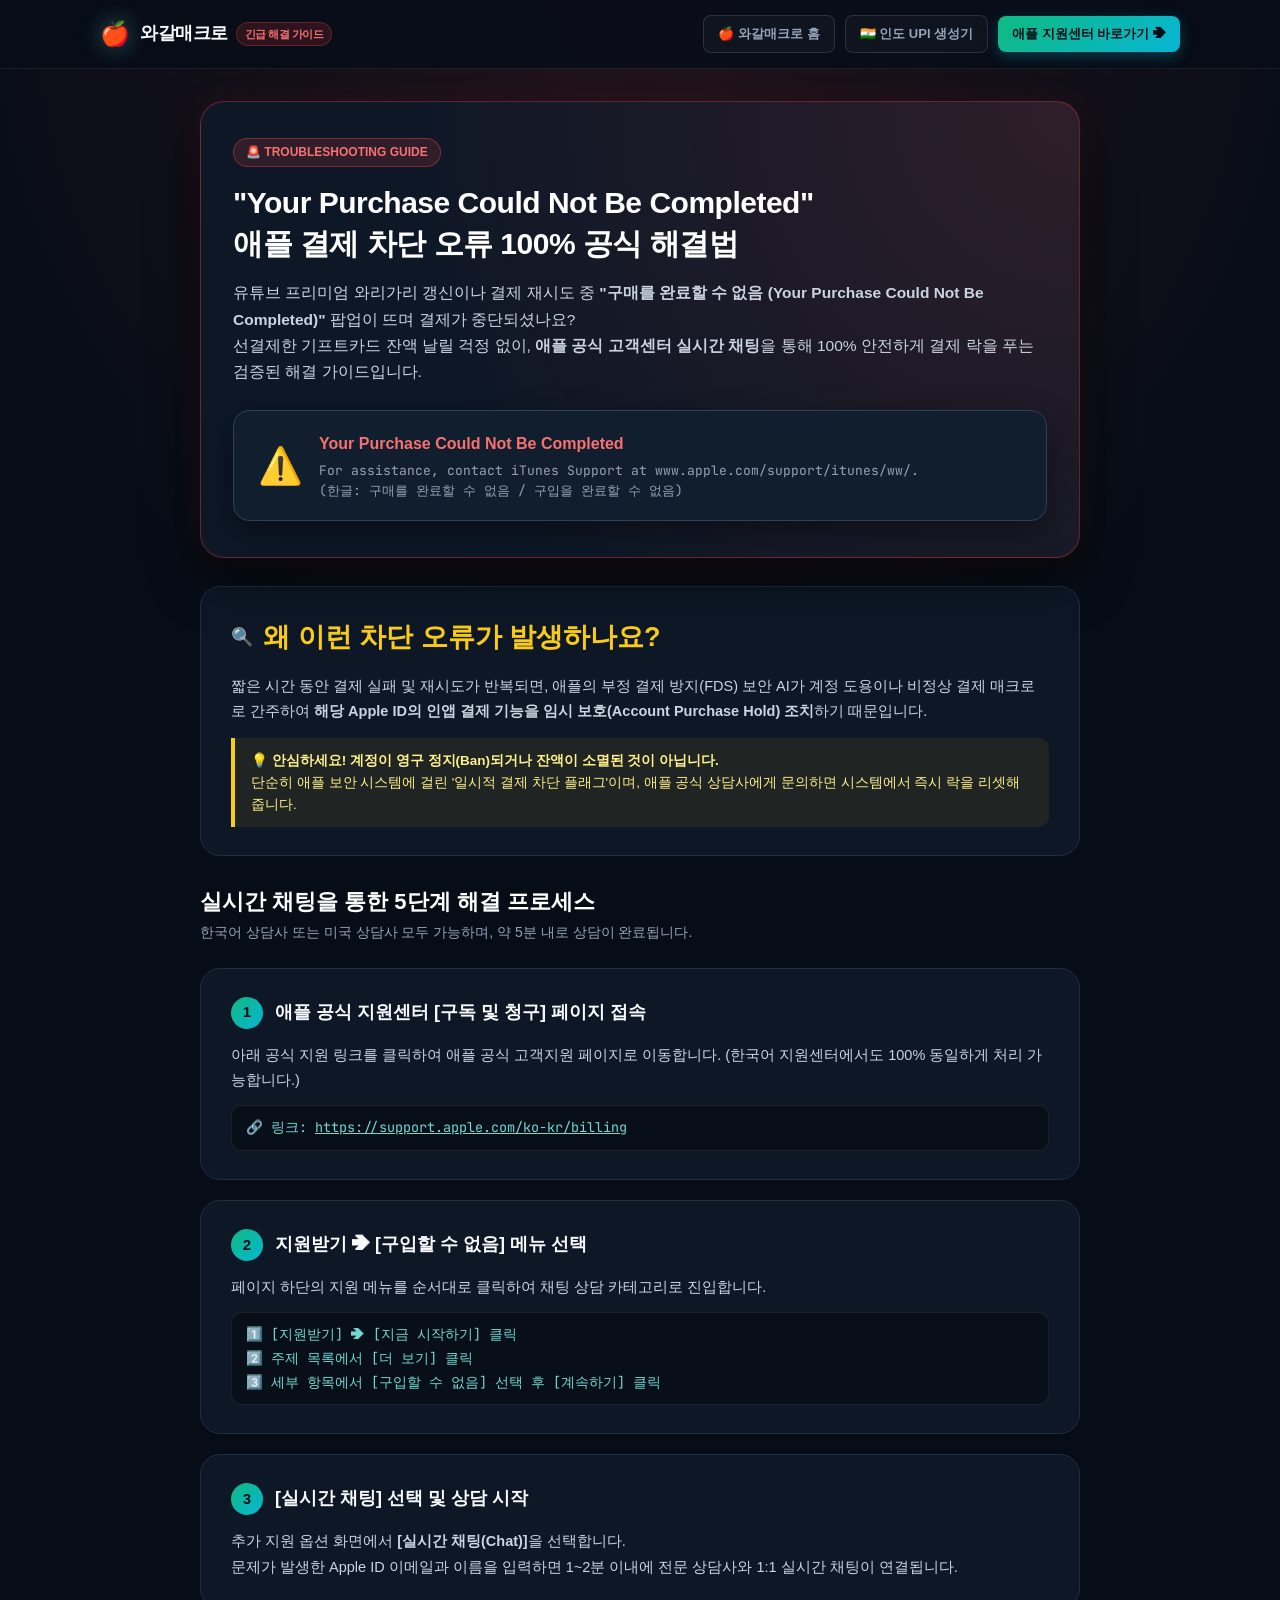
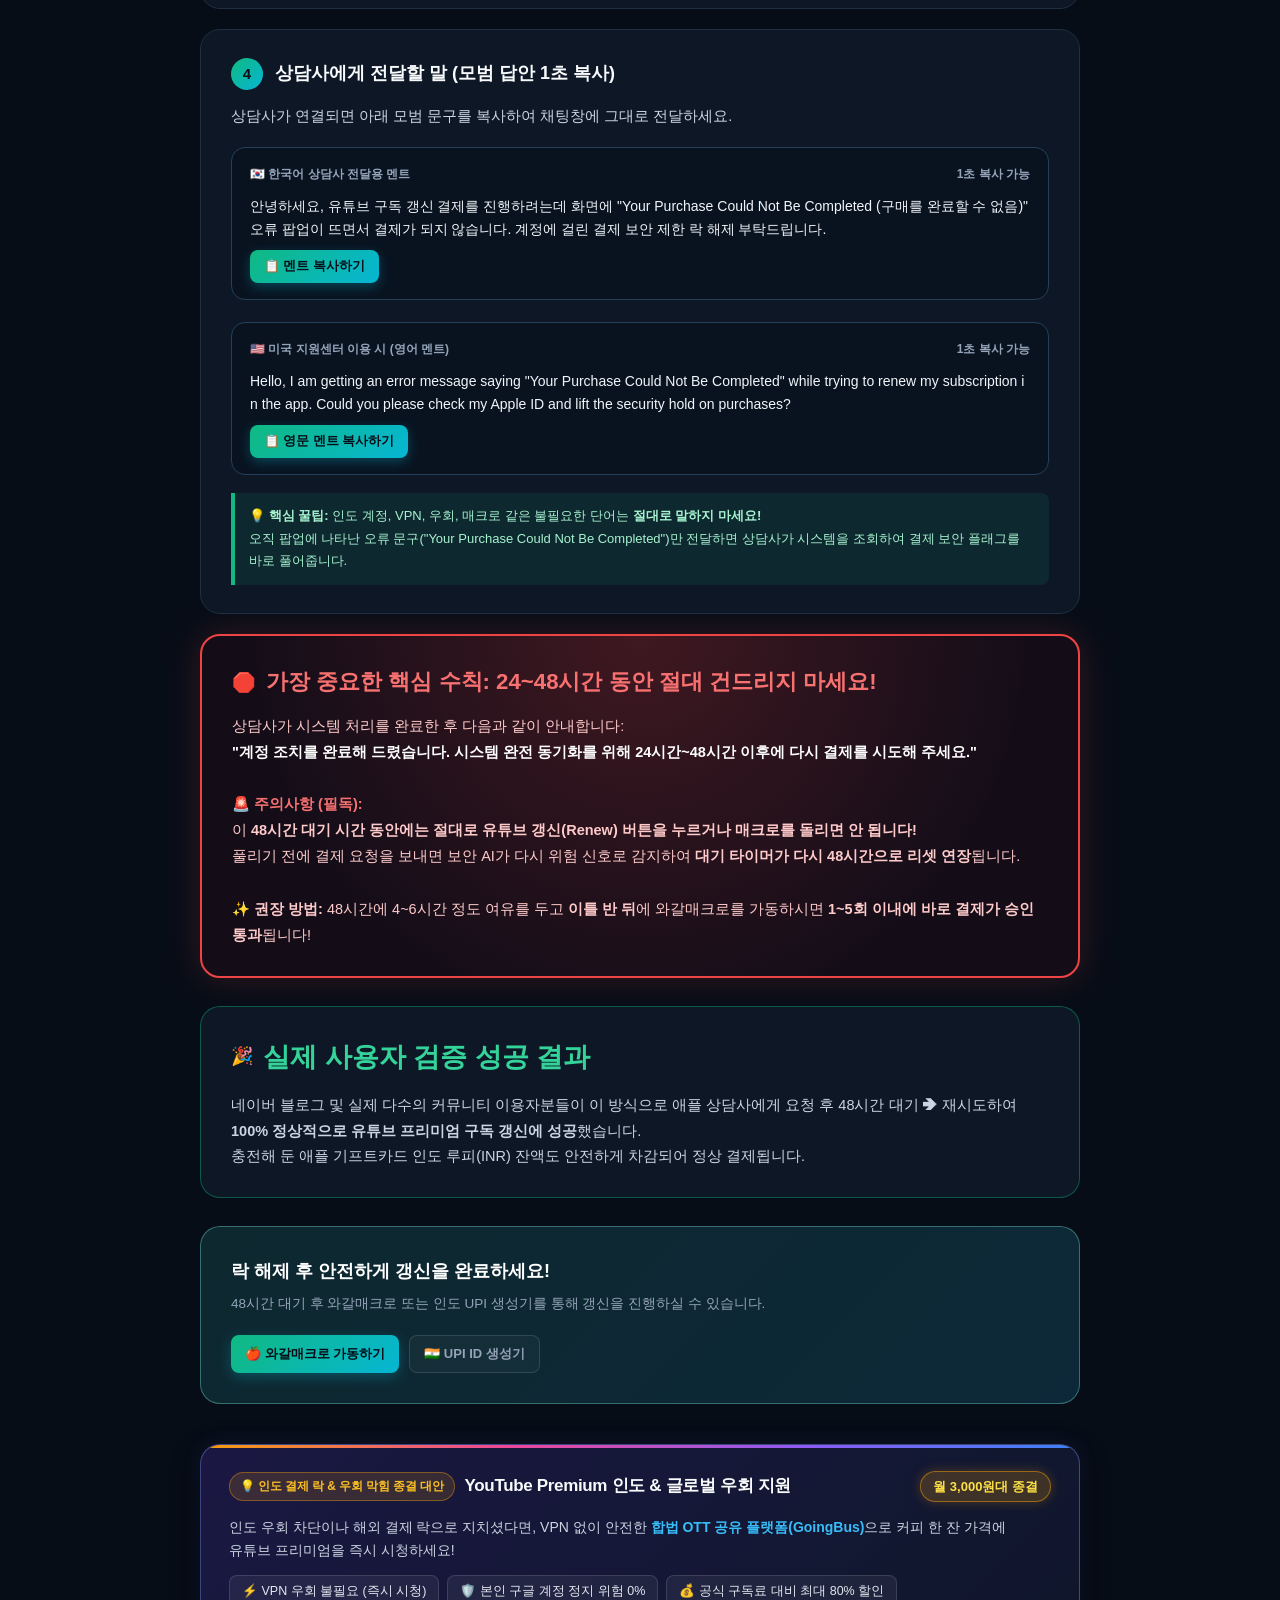
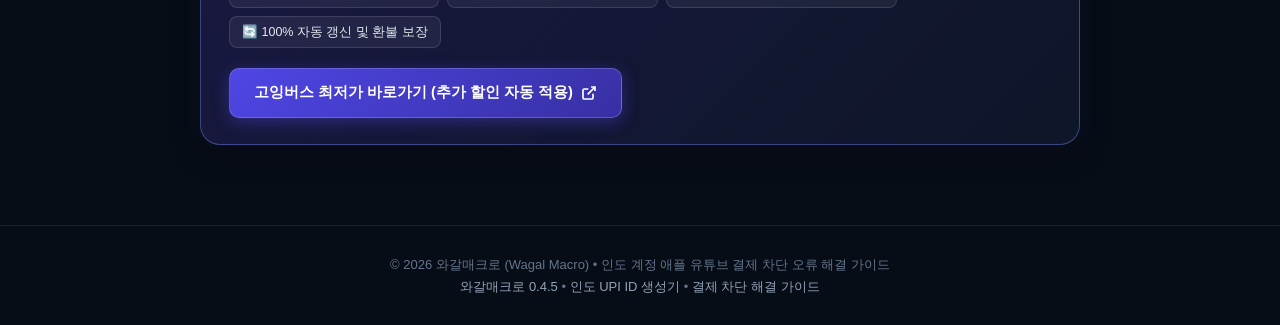
<file: guide-unblock.html>
<!DOCTYPE html>
<html lang="ko">
<head>
  <meta charset="UTF-8">
  <meta name="viewport" content="width=device-width, initial-scale=1.0">
  <title>애플 결제 오류 "Your Purchase Could Not Be Completed" 차단 100% 해결 가이드 | 와갈매크로</title>
  <meta name="description" content="유튜브 프리미엄 갱신 중 'Your Purchase Could Not Be Completed(구매를 완료할 수 없음)' 오류로 결제가 차단되었을 때, 애플 고객센터 실시간 채팅으로 100% 안전하게 락을 푸는 단계별 완벽 해결 가이드.">
  <link rel="preconnect" href="https://fonts.googleapis.com">
  <link rel="preconnect" href="https://fonts.gstatic.com" crossorigin>
  <link href="https://fonts.googleapis.com/css2?family=Plus+Jakarta+Sans:wght@400;500;600;700;800&family=Pretendard:wght@400;500;600;700;800&family=JetBrains+Mono:wght@500;700&display=swap" rel="stylesheet">
  <style>
    :root {
      --bg-dark: #070d17;
      --card-bg: #0d1726;
      --card-border: #1e2f42;
      --accent: #70d9d2;
      --accent-glow: rgba(112, 217, 210, 0.25);
      --accent-light: #a7f3d0;
      --text-main: #f8fafc;
      --text-sub: #94a3b8;
      --text-muted: #64748b;
      --danger: #ef4444;
      --warning: #f59e0b;
      --success: #10b981;
      --primary-gradient: linear-gradient(135deg, #10b981 0%, #06b6d4 100%);
      --danger-gradient: linear-gradient(135deg, #ef4444 0%, #f97316 100%);
      --glow-gradient: radial-gradient(circle at top, rgba(239, 68, 68, 0.12) 0%, transparent 65%);
      --font-sans: 'Pretendard', -apple-system, BlinkMacSystemFont, "Segoe UI", Roboto, sans-serif;
      --font-mono: 'JetBrains Mono', monospace;
    }

    * { box-sizing: border-box; margin: 0; padding: 0; }
    html { scroll-behavior: smooth; }
    body {
      background-color: var(--bg-dark);
      background-image: var(--glow-gradient);
      background-attachment: fixed;
      color: var(--text-main);
      font-family: var(--font-sans);
      line-height: 1.65;
      min-height: 100vh;
      display: flex;
      flex-direction: column;
      overflow-x: hidden;
    }

    /* Header Nav */
    header {
      position: sticky;
      top: 0;
      z-index: 100;
      backdrop-filter: blur(16px);
      -webkit-backdrop-filter: blur(16px);
      background: rgba(7, 13, 23, 0.88);
      border-bottom: 1px solid rgba(255, 255, 255, 0.08);
      padding: 14px 24px;
    }
    .header-container {
      max-width: 1080px;
      margin: 0 auto;
      display: flex;
      justify-content: space-between;
      align-items: center;
      gap: 16px;
    }
    .brand {
      display: flex;
      align-items: center;
      gap: 10px;
      text-decoration: none;
      color: var(--text-main);
    }
    .brand-icon {
      font-size: 24px;
      filter: drop-shadow(0 0 12px rgba(112, 217, 210, 0.4));
    }
    .brand-title {
      font-size: 18px;
      font-weight: 800;
      letter-spacing: -0.5px;
      display: flex;
      align-items: center;
      gap: 8px;
    }
    .brand-badge {
      font-size: 11px;
      background: rgba(239, 68, 68, 0.15);
      color: #f87171;
      padding: 2px 8px;
      border-radius: 999px;
      font-weight: 700;
      border: 1px solid rgba(239, 68, 68, 0.3);
    }
    .header-actions {
      display: flex;
      align-items: center;
      gap: 10px;
    }
    .btn-nav {
      font-size: 13px;
      font-weight: 600;
      text-decoration: none;
      padding: 7px 14px;
      border-radius: 8px;
      transition: all 0.2s ease;
      display: inline-flex;
      align-items: center;
      gap: 6px;
    }
    .btn-nav-outline {
      color: var(--text-sub);
      border: 1px solid rgba(255, 255, 255, 0.12);
      background: rgba(255, 255, 255, 0.03);
    }
    .btn-nav-outline:hover {
      color: #fff;
      border-color: rgba(255, 255, 255, 0.25);
      background: rgba(255, 255, 255, 0.08);
    }
    .btn-nav-primary {
      background: linear-gradient(135deg, #10b981 0%, #06b6d4 100%);
      color: #070d17;
      font-weight: 700;
      box-shadow: 0 4px 14px rgba(6, 182, 212, 0.3);
    }
    .btn-nav-primary:hover {
      opacity: 0.92;
      transform: translateY(-1px);
    }

    /* Main Container */
    main {
      flex: 1;
      max-width: 920px;
      width: 100%;
      margin: 0 auto;
      padding: 32px 20px 80px;
      display: flex;
      flex-direction: column;
      gap: 28px;
    }

    /* Hero Banner */
    .hero-card {
      background: radial-gradient(circle at top right, rgba(239, 68, 68, 0.15), transparent 70%), var(--card-bg);
      border: 1px solid rgba(239, 68, 68, 0.35);
      border-radius: 24px;
      padding: 36px 32px;
      box-shadow: 0 20px 50px rgba(0, 0, 0, 0.6), 0 0 30px rgba(239, 68, 68, 0.1);
      position: relative;
      overflow: hidden;
    }
    .hero-tag {
      display: inline-flex;
      align-items: center;
      gap: 6px;
      background: rgba(239, 68, 68, 0.15);
      border: 1px solid rgba(239, 68, 68, 0.4);
      color: #f87171;
      font-size: 12px;
      font-weight: 700;
      padding: 4px 12px;
      border-radius: 999px;
      margin-bottom: 16px;
    }
    .hero-title {
      font-size: 30px;
      font-weight: 800;
      line-height: 1.35;
      letter-spacing: -0.5px;
      margin-bottom: 16px;
      color: #ffffff;
    }
    .hero-desc {
      font-size: 15.5px;
      color: #cbd5e1;
      line-height: 1.7;
    }

    /* Error Popup Mockup */
    .error-mockup {
      margin-top: 24px;
      background: #111e2e;
      border: 1.5px solid #2a4359;
      border-radius: 16px;
      padding: 20px 24px;
      display: flex;
      align-items: center;
      gap: 16px;
      box-shadow: 0 10px 30px rgba(0,0,0,0.4);
    }
    .error-icon {
      font-size: 36px;
      flex-shrink: 0;
    }
    .error-text-title {
      font-size: 16px;
      font-weight: 700;
      color: #f87171;
      margin-bottom: 4px;
    }
    .error-text-body {
      font-size: 13px;
      color: #94a3b8;
      font-family: var(--font-mono);
      line-height: 1.5;
    }

    /* Cause Card */
    .cause-card {
      background: var(--card-bg);
      border: 1px solid var(--card-border);
      border-radius: 20px;
      padding: 28px 30px;
      display: flex;
      flex-direction: column;
      gap: 14px;
    }
    .cause-header {
      display: flex;
      align-items: center;
      gap: 10px;
      font-size: 18px;
      font-weight: 800;
      color: #facc15;
    }
    .cause-desc {
      font-size: 14.5px;
      color: #cbd5e1;
      line-height: 1.75;
    }
    .cause-highlight {
      background: rgba(250, 204, 21, 0.08);
      border-left: 4px solid #facc15;
      padding: 12px 16px;
      border-radius: 0 10px 10px 0;
      font-size: 13.5px;
      color: #fef08a;
      line-height: 1.6;
    }

    /* Step Section */
    .steps-container {
      display: flex;
      flex-direction: column;
      gap: 20px;
    }
    .step-box {
      background: var(--card-bg);
      border: 1px solid var(--card-border);
      border-radius: 20px;
      padding: 28px 30px;
      position: relative;
      transition: border-color 0.2s;
    }
    .step-box:hover {
      border-color: rgba(112, 217, 210, 0.4);
    }
    .step-badge-row {
      display: flex;
      align-items: center;
      gap: 12px;
      margin-bottom: 14px;
    }
    .step-num {
      width: 32px;
      height: 32px;
      border-radius: 50%;
      background: linear-gradient(135deg, #10b981, #06b6d4);
      color: #070d17;
      font-weight: 800;
      font-size: 15px;
      display: flex;
      align-items: center;
      justify-content: center;
      flex-shrink: 0;
    }
    .step-heading {
      font-size: 18px;
      font-weight: 800;
      color: #f8fafc;
    }
    .step-content {
      font-size: 14.5px;
      color: #cbd5e1;
      line-height: 1.75;
      display: flex;
      flex-direction: column;
      gap: 12px;
    }
    .step-path {
      background: rgba(0, 0, 0, 0.35);
      border: 1px solid rgba(255, 255, 255, 0.08);
      padding: 10px 14px;
      border-radius: 10px;
      font-size: 13.5px;
      font-family: var(--font-mono);
      color: #70d9d2;
      display: flex;
      align-items: center;
      gap: 8px;
      flex-wrap: wrap;
    }

    /* Copy Box */
    .copy-box {
      background: #091320;
      border: 1.5px solid #24415a;
      border-radius: 14px;
      padding: 16px 18px;
      display: flex;
      flex-direction: column;
      gap: 10px;
      margin-top: 6px;
    }
    .copy-box-head {
      display: flex;
      justify-content: space-between;
      align-items: center;
      font-size: 12px;
      color: #94a3b8;
      font-weight: 600;
    }
    .copy-text {
      font-size: 14px;
      color: #f1f5f9;
      line-height: 1.6;
      word-break: break-all;
    }
    .btn-copy-code {
      align-self: flex-start;
      background: linear-gradient(135deg, #10b981, #06b6d4);
      color: #070d17;
      font-size: 12.5px;
      font-weight: 800;
      border: none;
      padding: 8px 14px;
      border-radius: 8px;
      cursor: pointer;
      display: inline-flex;
      align-items: center;
      gap: 6px;
      box-shadow: 0 4px 12px rgba(6, 182, 212, 0.3);
      transition: all 0.2s;
    }
    .btn-copy-code:hover {
      opacity: 0.95;
      transform: translateY(-1px);
    }

    /* Warning Box (Golden Rule) */
    .golden-rule-card {
      background: radial-gradient(circle at top, rgba(239, 68, 68, 0.2), transparent 70%), #140d18;
      border: 2px solid #ef4444;
      border-radius: 20px;
      padding: 28px 30px;
      box-shadow: 0 0 35px rgba(239, 68, 68, 0.2);
    }
    .golden-rule-head {
      display: flex;
      align-items: center;
      gap: 10px;
      font-size: 19px;
      font-weight: 800;
      color: #f87171;
      margin-bottom: 12px;
    }
    .golden-rule-desc {
      font-size: 14.5px;
      color: #fecaca;
      line-height: 1.8;
    }

    /* CTA Row */
    .cta-card {
      background: linear-gradient(135deg, rgba(16, 185, 129, 0.1), rgba(6, 182, 212, 0.1)), var(--card-bg);
      border: 1px solid rgba(112, 217, 210, 0.4);
      border-radius: 20px;
      padding: 30px;
      display: flex;
      justify-content: space-between;
      align-items: center;
      gap: 20px;
      flex-wrap: wrap;
    }
    .cta-info h3 {
      font-size: 18px;
      font-weight: 800;
      color: #ffffff;
      margin-bottom: 6px;
    }
    .cta-info p {
      font-size: 13.5px;
      color: var(--text-sub);
    }
    .cta-btn-group {
      display: flex;
      gap: 10px;
      flex-wrap: wrap;
    }

    /* GoingBus Alternative Solution Card */
    .goingbus-section {
      width: 100%;
      margin: 12px 0 0 0;
    }
    .tip-affiliate-card.goingbus-standalone {
      background: linear-gradient(135deg, rgba(30, 27, 75, 0.85) 0%, rgba(15, 23, 42, 0.95) 100%);
      border: 1.5px solid rgba(129, 140, 248, 0.4);
      border-radius: 20px;
      padding: 26px 28px;
      position: relative;
      overflow: hidden;
      box-shadow: 0 10px 30px rgba(0, 0, 0, 0.4), 0 0 20px rgba(99, 102, 241, 0.12);
      transition: all 0.25s ease;
    }
    .tip-affiliate-card.goingbus-standalone::before {
      content: "";
      position: absolute;
      top: 0;
      left: 0;
      right: 0;
      height: 3px;
      background: linear-gradient(90deg, #f59e0b 0%, #ec4899 35%, #8b5cf6 70%, #3b82f6 100%);
    }
    .tip-affiliate-card.goingbus-standalone:hover {
      border-color: rgba(165, 180, 252, 0.7);
      box-shadow: 0 14px 40px rgba(0, 0, 0, 0.5), 0 0 30px rgba(99, 102, 241, 0.25);
      transform: translateY(-2px);
    }
    .tip-affiliate-card .tip-body {
      display: flex;
      flex-direction: column;
      gap: 14px;
    }
    .goingbus-title-row {
      display: flex;
      align-items: center;
      justify-content: space-between;
      gap: 12px;
      flex-wrap: wrap;
    }
    .goingbus-title-left {
      display: flex;
      align-items: center;
      gap: 10px;
      flex-wrap: wrap;
    }
    .goingbus-badge-label {
      display: inline-flex;
      align-items: center;
      gap: 4px;
      background: rgba(245, 158, 11, 0.15);
      border: 1px solid rgba(245, 158, 11, 0.4);
      color: #fbbf24;
      font-size: 12px;
      font-weight: 700;
      padding: 4px 10px;
      border-radius: 999px;
      letter-spacing: -0.01em;
    }
    .goingbus-main-title {
      font-size: 17px;
      font-weight: 800;
      color: #f8fafc;
      letter-spacing: -0.02em;
    }
    .affiliate-price-tag {
      font-size: 13px;
      font-weight: 800;
      padding: 4px 12px;
      border-radius: 999px;
      background: rgba(245, 158, 11, 0.2);
      color: #fde047;
      border: 1px solid rgba(245, 158, 11, 0.5);
      box-shadow: 0 0 12px rgba(245, 158, 11, 0.25);
      white-space: nowrap;
    }
    .goingbus-desc {
      font-size: 14px;
      color: #cbd5e1;
      line-height: 1.6;
      margin: 0;
      word-break: keep-all;
    }
    .goingbus-desc strong {
      color: #38bdf8;
    }
    .affiliate-features-row {
      display: flex;
      flex-wrap: wrap;
      gap: 8px;
    }
    .affiliate-feature-pill {
      font-size: 12.5px;
      color: #e2e8f0;
      background: rgba(255, 255, 255, 0.06);
      border: 1px solid rgba(255, 255, 255, 0.12);
      padding: 5px 12px;
      border-radius: 8px;
      white-space: nowrap;
      font-weight: 500;
    }
    .affiliate-action-row {
      display: flex;
      align-items: center;
      gap: 12px;
      margin-top: 6px;
    }
    .btn-goingbus-direct {
      display: inline-flex;
      align-items: center;
      justify-content: center;
      gap: 8px;
      background: linear-gradient(135deg, #4f46e5 0%, #3730a3 100%);
      color: #ffffff !important;
      font-size: 14.5px;
      font-weight: 700;
      padding: 12px 24px;
      border-radius: 10px;
      text-decoration: none;
      transition: all 0.25s ease;
      box-shadow: 0 4px 16px rgba(79, 70, 229, 0.4);
      border: 1px solid rgba(165, 180, 252, 0.3);
    }
    .btn-goingbus-direct:hover {
      background: linear-gradient(135deg, #6366f1 0%, #4f46e5 100%);
      box-shadow: 0 6px 22px rgba(99, 102, 241, 0.55);
      transform: translateY(-2px);
      color: #ffffff !important;
    }
    .btn-goingbus-direct svg {
      transition: transform 0.2s ease;
    }
    .btn-goingbus-direct:hover svg {
      transform: translate(2px, -2px);
    }

    /* Toast */
    #toastContainer {
      position: fixed;
      bottom: 24px;
      left: 50%;
      transform: translateX(-50%);
      z-index: 999999;
      display: flex;
      flex-direction: column;
      gap: 8px;
      pointer-events: none;
    }

    /* Footer */
    footer {
      border-top: 1px solid rgba(255, 255, 255, 0.08);
      padding: 28px 20px;
      text-align: center;
      font-size: 13px;
      color: var(--text-muted);
      background: rgba(7, 13, 23, 0.95);
    }
    footer a {
      color: var(--text-sub);
      text-decoration: none;
      transition: color 0.2s;
    }
    footer a:hover {
      color: var(--accent);
    }

    @media (max-width: 640px) {
      .hero-title { font-size: 23px; }
      .hero-card, .step-box, .golden-rule-card, .cause-card { padding: 22px 18px; }
      .header-container { flex-direction: column; align-items: flex-start; }
      .header-actions { width: 100%; justify-content: space-between; margin-top: 6px; }
    }
  </style>
</head>
<body>

  <!-- Sticky Header -->
  <header>
    <div class="header-container">
      <a href="wagal.html" class="brand">
        <span class="brand-icon">🍎</span>
        <div class="brand-title">
          <span>와갈매크로</span>
          <span class="brand-badge">긴급 해결 가이드</span>
        </div>
      </a>
      <div class="header-actions">
        <a href="wagal.html" class="btn-nav btn-nav-outline">🍎 와갈매크로 홈</a>
        <a href="index.html" class="btn-nav btn-nav-outline">🇮🇳 인도 UPI 생성기</a>
        <a href="https://support.apple.com/ko-kr/billing" target="_blank" rel="noopener noreferrer" class="btn-nav btn-nav-primary">
          애플 지원센터 바로가기 ➔
        </a>
      </div>
    </div>
  </header>

  <main>
    <!-- Hero Banner -->
    <section class="hero-card">
      <div class="hero-tag">🚨 TROUBLESHOOTING GUIDE</div>
      <h1 class="hero-title">
        "Your Purchase Could Not Be Completed"<br>
        애플 결제 차단 오류 100% 공식 해결법
      </h1>
      <p class="hero-desc">
        유튜브 프리미엄 와리가리 갱신이나 결제 재시도 중 <strong>"구매를 완료할 수 없음 (Your Purchase Could Not Be Completed)"</strong> 팝업이 뜨며 결제가 중단되셨나요?<br>
        선결제한 기프트카드 잔액 날릴 걱정 없이, <strong>애플 공식 고객센터 실시간 채팅</strong>을 통해 100% 안전하게 결제 락을 푸는 검증된 해결 가이드입니다.
      </p>

      <div class="error-mockup">
        <span class="error-icon">⚠️</span>
        <div>
          <div class="error-text-title">Your Purchase Could Not Be Completed</div>
          <div class="error-text-body">
            For assistance, contact iTunes Support at www.apple.com/support/itunes/ww/.<br>
            (한글: 구매를 완료할 수 없음 / 구입을 완료할 수 없음)
          </div>
        </div>
      </div>
    </section>

    <!-- Cause Analysis -->
    <section class="cause-card">
      <div class="cause-header">
        <span>🔍</span>
        <h2>왜 이런 차단 오류가 발생하나요?</h2>
      </div>
      <p class="cause-desc">
        짧은 시간 동안 결제 실패 및 재시도가 반복되면, 애플의 부정 결제 방지(FDS) 보안 AI가 계정 도용이나 비정상 결제 매크로로 간주하여 <strong>해당 Apple ID의 인앱 결제 기능을 임시 보호(Account Purchase Hold) 조치</strong>하기 때문입니다.
      </p>
      <div class="cause-highlight">
        💡 <strong>안심하세요! 계정이 영구 정지(Ban)되거나 잔액이 소멸된 것이 아닙니다.</strong><br>
        단순히 애플 보안 시스템에 걸린 '일시적 결제 차단 플래그'이며, 애플 공식 상담사에게 문의하면 시스템에서 즉시 락을 리셋해 줍니다.
      </div>
    </section>

    <!-- 5 Step Action Plan -->
    <section class="steps-container">
      <div style="margin-bottom: 4px;">
        <h2 style="font-size: 22px; font-weight: 800; color: #fff;">실시간 채팅을 통한 5단계 해결 프로세스</h2>
        <p style="font-size: 14px; color: var(--text-sub);">한국어 상담사 또는 미국 상담사 모두 가능하며, 약 5분 내로 상담이 완료됩니다.</p>
      </div>

      <!-- Step 1 -->
      <div class="step-box">
        <div class="step-badge-row">
          <div class="step-num">1</div>
          <h3 class="step-heading">애플 공식 지원센터 [구독 및 청구] 페이지 접속</h3>
        </div>
        <div class="step-content">
          <p>
            아래 공식 지원 링크를 클릭하여 애플 공식 고객지원 페이지로 이동합니다. (한국어 지원센터에서도 100% 동일하게 처리 가능합니다.)
          </p>
          <div class="step-path">
            🔗 링크: <a href="https://support.apple.com/ko-kr/billing" target="_blank" rel="noopener noreferrer" style="color: #70d9d2; text-decoration: underline;">https://support.apple.com/ko-kr/billing</a>
          </div>
        </div>
      </div>

      <!-- Step 2 -->
      <div class="step-box">
        <div class="step-badge-row">
          <div class="step-num">2</div>
          <h3 class="step-heading">지원받기 ➔ [구입할 수 없음] 메뉴 선택</h3>
        </div>
        <div class="step-content">
          <p>페이지 하단의 지원 메뉴를 순서대로 클릭하여 채팅 상담 카테고리로 진입합니다.</p>
          <div class="step-path">
            1️⃣ [지원받기] ➔ [지금 시작하기] 클릭<br>
            2️⃣ 주제 목록에서 [더 보기] 클릭<br>
            3️⃣ 세부 항목에서 [구입할 수 없음] 선택 후 [계속하기] 클릭
          </div>
        </div>
      </div>

      <!-- Step 3 -->
      <div class="step-box">
        <div class="step-badge-row">
          <div class="step-num">3</div>
          <h3 class="step-heading">[실시간 채팅] 선택 및 상담 시작</h3>
        </div>
        <div class="step-content">
          <p>
            추가 지원 옵션 화면에서 <strong>[실시간 채팅(Chat)]</strong>을 선택합니다.<br>
            문제가 발생한 Apple ID 이메일과 이름을 입력하면 1~2분 이내에 전문 상담사와 1:1 실시간 채팅이 연결됩니다.
          </p>
        </div>
      </div>

      <!-- Step 4 -->
      <div class="step-box">
        <div class="step-badge-row">
          <div class="step-num">4</div>
          <h3 class="step-heading">상담사에게 전달할 말 (모범 답안 1초 복사)</h3>
        </div>
        <div class="step-content">
          <p>
            상담사가 연결되면 아래 모범 문구를 복사하여 채팅창에 그대로 전달하세요.
          </p>

          <div class="copy-box">
            <div class="copy-box-head">
              <span>🇰🇷 한국어 상담사 전달용 멘트</span>
              <span>1초 복사 가능</span>
            </div>
            <div class="copy-text" id="koreanScriptText">
              안녕하세요, 유튜브 구독 갱신 결제를 진행하려는데 화면에 "Your Purchase Could Not Be Completed (구매를 완료할 수 없음)" 오류 팝업이 뜨면서 결제가 되지 않습니다. 계정에 걸린 결제 보안 제한 락 해제 부탁드립니다.
            </div>
            <button type="button" class="btn-copy-code" onclick="copyScript('koreanScriptText')">
              📋 멘트 복사하기
            </button>
          </div>

          <div class="copy-box" style="margin-top: 10px;">
            <div class="copy-box-head">
              <span>🇺🇸 미국 지원센터 이용 시 (영어 멘트)</span>
              <span>1초 복사 가능</span>
            </div>
            <div class="copy-text" id="englishScriptText">
              Hello, I am getting an error message saying "Your Purchase Could Not Be Completed" while trying to renew my subscription in the app. Could you please check my Apple ID and lift the security hold on purchases?
            </div>
            <button type="button" class="btn-copy-code" onclick="copyScript('englishScriptText')">
              📋 영문 멘트 복사하기
            </button>
          </div>

          <div style="background: rgba(16, 185, 129, 0.1); border-left: 4px solid #10b981; padding: 12px 14px; border-radius: 0 8px 8px 0; font-size: 13px; color: #a7f3d0; margin-top: 6px;">
            💡 <strong>핵심 꿀팁:</strong> 인도 계정, VPN, 우회, 매크로 같은 불필요한 단어는 <strong>절대로 말하지 마세요!</strong><br>
            오직 팝업에 나타난 오류 문구("Your Purchase Could Not Be Completed")만 전달하면 상담사가 시스템을 조회하여 결제 보안 플래그를 바로 풀어줍니다.
          </div>
        </div>
      </div>

      <!-- Step 5 (Golden Rule) -->
      <div class="golden-rule-card">
        <div class="golden-rule-head">
          <span>🛑</span>
          <h3>가장 중요한 핵심 수칙: 24~48시간 동안 절대 건드리지 마세요!</h3>
        </div>
        <div class="golden-rule-desc">
          상담사가 시스템 처리를 완료한 후 다음과 같이 안내합니다:<br>
          <strong style="color: #fff;">"계정 조치를 완료해 드렸습니다. 시스템 완전 동기화를 위해 24시간~48시간 이후에 다시 결제를 시도해 주세요."</strong><br><br>
          🚨 <strong style="color: #f87171;">주의사항 (필독):</strong><br>
          이 <strong>48시간 대기 시간 동안에는 절대로 유튜브 갱신(Renew) 버튼을 누르거나 매크로를 돌리면 안 됩니다!</strong><br>
          풀리기 전에 결제 요청을 보내면 보안 AI가 다시 위험 신호로 감지하여 <strong>대기 타이머가 다시 48시간으로 리셋 연장</strong>됩니다.<br><br>
          ✨ <strong>권장 방법:</strong> 48시간에 4~6시간 정도 여유를 두고 <strong>이틀 반 뒤</strong>에 와갈매크로를 가동하시면 <strong>1~5회 이내에 바로 결제가 승인 통과</strong>됩니다!
        </div>
      </div>
    </section>

    <!-- Success Proof Summary -->
    <section class="cause-card" style="border-color: rgba(16, 185, 129, 0.4);">
      <div class="cause-header" style="color: #34d399;">
        <span>🎉</span>
        <h2>실제 사용자 검증 성공 결과</h2>
      </div>
      <p class="cause-desc">
        네이버 블로그 및 실제 다수의 커뮤니티 이용자분들이 이 방식으로 애플 상담사에게 요청 후 48시간 대기 ➔ 재시도하여 <strong>100% 정상적으로 유튜브 프리미엄 구독 갱신에 성공</strong>했습니다.<br>
        충전해 둔 애플 기프트카드 인도 루피(INR) 잔액도 안전하게 차감되어 정상 결제됩니다.
      </p>
    </section>

    <!-- Cross-links & CTAs -->
    <section class="cta-card">
      <div class="cta-info">
        <h3>락 해제 후 안전하게 갱신을 완료하세요!</h3>
        <p>48시간 대기 후 와갈매크로 또는 인도 UPI 생성기를 통해 갱신을 진행하실 수 있습니다.</p>
      </div>
      <div class="cta-btn-group">
        <a href="wagal.html" class="btn-nav btn-nav-primary">🍎 와갈매크로 가동하기</a>
        <a href="index.html" class="btn-nav btn-nav-outline">🇮🇳 UPI ID 생성기</a>
      </div>
    </section>

    <!-- GoingBus Alternative Solution Card (우회 막힘 종결 대안 - 페이지 최하단 배치) -->
    <section class="goingbus-section">
      <div class="tip-card tip-affiliate-card goingbus-standalone">
        <div class="tip-body">
          <div class="goingbus-title-row">
            <div class="goingbus-title-left">
              <span class="goingbus-badge-label">💡 인도 결제 락 &amp; 우회 막힘 종결 대안</span>
              <strong class="goingbus-main-title">YouTube Premium 인도 &amp; 글로벌 우회 지원</strong>
            </div>
            <span class="affiliate-price-tag">월 3,000원대 종결</span>
          </div>
          <p class="goingbus-desc">
            인도 우회 차단이나 해외 결제 락으로 지치셨다면, VPN 없이 안전한 <strong>합법 OTT 공유 플랫폼(GoingBus)</strong>으로 커피 한 잔 가격에 유튜브 프리미엄을 즉시 시청하세요!
          </p>
          <div class="affiliate-features-row">
            <span class="affiliate-feature-pill">⚡ VPN 우회 불필요 (즉시 시청)</span>
            <span class="affiliate-feature-pill">🛡️ 본인 구글 계정 정지 위험 0%</span>
            <span class="affiliate-feature-pill">💰 공식 구독료 대비 최대 80% 할인</span>
            <span class="affiliate-feature-pill">🔄 100% 자동 갱신 및 환불 보장</span>
          </div>
          <div class="affiliate-action-row">
            <a href="https://goingbus.com?s=1kO9X8Oz" id="goingbusAffiliateLink" target="_blank" rel="noopener noreferrer" class="btn-goingbus-direct" title="고잉버스 공식 사이트 새창 이동">
              <span>고잉버스 최저가 바로가기 (추가 할인 자동 적용)</span>
              <svg viewBox="0 0 24 24" width="16" height="16" fill="none" stroke="currentColor" stroke-width="2.5">
                <path d="M18 13v6a2 2 0 0 1-2 2H5a2 2 0 0 1-2-2V8a2 2 0 0 1 2-2h6"></path>
                <polyline points="15 3 21 3 21 9"></polyline>
                <line x1="10" y1="14" x2="21" y2="3"></line>
              </svg>
            </a>
          </div>
        </div>
      </div>
    </section>
  </main>

  <div id="toastContainer"></div>

  <footer>
    <p>
      &copy; 2026 와갈매크로 (Wagal Macro) &bull; 인도 계정 애플 유튜브 결제 차단 오류 해결 가이드<br>
      <a href="wagal.html">와갈매크로 0.4.5</a> &bull; <a href="index.html">인도 UPI ID 생성기</a> &bull; <a href="guide-unblock.html">결제 차단 해결 가이드</a>
    </p>
  </footer>

  <script>
    function showToast(message) {
      const container = document.getElementById('toastContainer');
      const toast = document.createElement('div');
      toast.style.cssText = 'background: rgba(16, 29, 43, 0.95); border: 1px solid #70d9d2; color: #eef7fc; padding: 10px 18px; border-radius: 10px; font-size: 13px; font-weight: 600; box-shadow: 0 10px 30px rgba(0,0,0,0.5); pointer-events: auto; animation: popIn 0.2s ease;';
      toast.textContent = message;
      container.appendChild(toast);
      setTimeout(() => {
        toast.style.opacity = '0';
        toast.style.transform = 'translateY(10px)';
        toast.style.transition = 'all 0.3s ease';
        setTimeout(() => toast.remove(), 300);
      }, 2800);
    }

    function copyScript(elementId) {
      const elem = document.getElementById(elementId);
      if (!elem) return;
      const text = elem.innerText.trim();
      if (navigator.clipboard && window.isSecureContext) {
        navigator.clipboard.writeText(text).then(() => {
          showToast('📋 상담사 전달용 멘트가 복사되었습니다!');
        }).catch(() => fallbackCopy(text));
      } else {
        fallbackCopy(text);
      }
    }

    function fallbackCopy(text) {
      const ta = document.createElement('textarea');
      ta.value = text;
      ta.style.position = 'fixed';
      ta.style.left = '-9999px';
      document.body.appendChild(ta);
      ta.focus();
      ta.select();
      try {
        document.execCommand('copy');
        showToast('📋 상담사 전달용 멘트가 복사되었습니다!');
      } catch (e) {
        alert('복사에 실패했습니다. 직접 텍스트를 선택해 복사해 주세요.');
      }
      ta.remove();
    }
  </script>
</body>
</html>
</file>
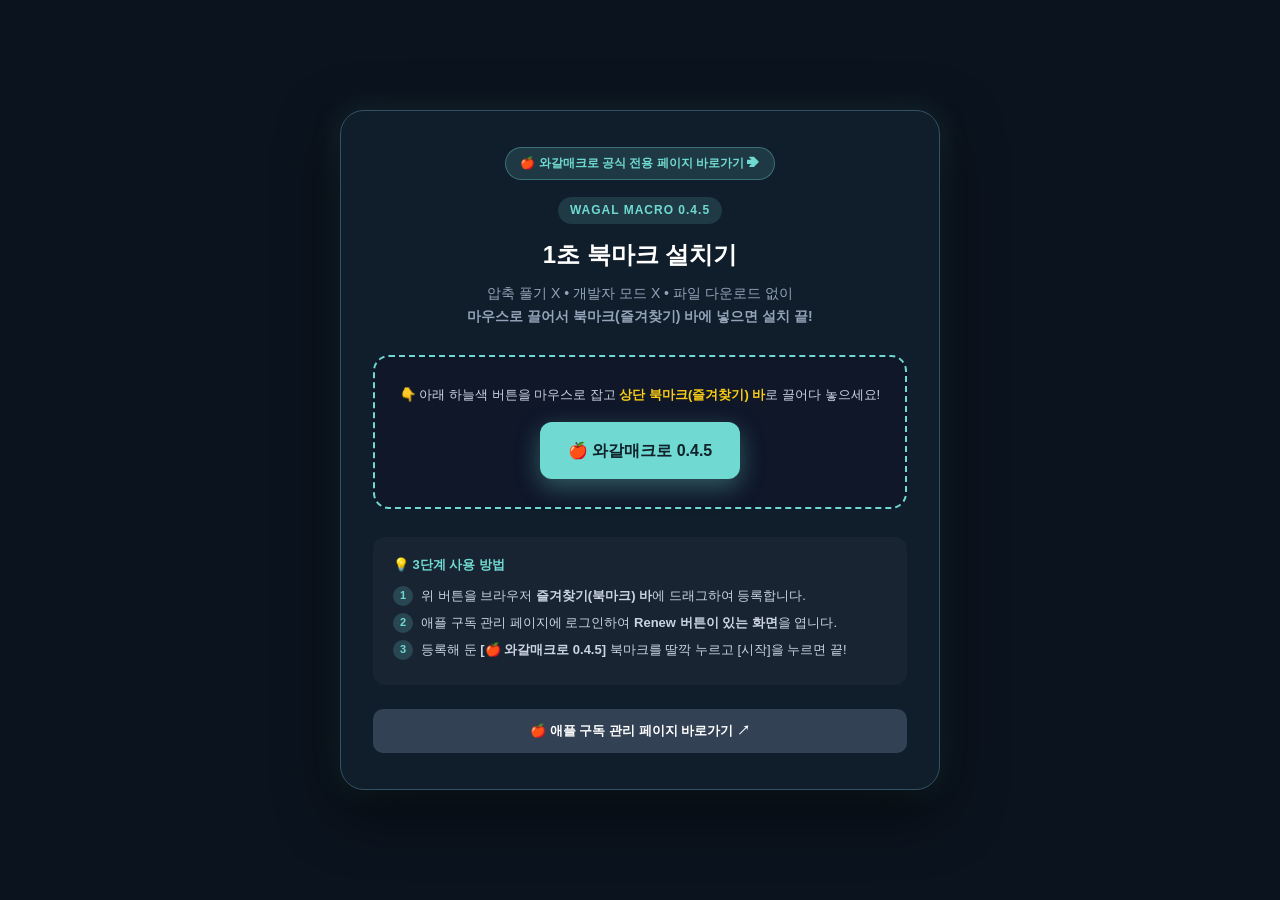
<file: wagal-installer.html>
<!DOCTYPE html>
<html lang="ko">
<head>
  <meta charset="UTF-8">
  <meta name="viewport" content="width=device-width, initial-scale=1.0">
  <title>와갈매크로 v0.4.5 - 1초 북마크 설치기</title>
  <link rel="preconnect" href="https://fonts.googleapis.com">
  <link rel="preconnect" href="https://fonts.gstatic.com" crossorigin>
  <link href="https://fonts.googleapis.com/css2?family=Plus+Jakarta+Sans:wght@400;600;700;800&family=Pretendard:wght@400;600;700;800&display=swap" rel="stylesheet">
  <style>
    * { box-sizing: border-box; margin: 0; padding: 0; }
    body {
      background: #0b131e;
      color: #e2e8f0;
      font-family: 'Pretendard', -apple-system, sans-serif;
      min-height: 100vh;
      display: flex;
      flex-direction: column;
      align-items: center;
      justify-content: center;
      padding: 24px;
      line-height: 1.6;
    }
    .card {
      background: #101d2b;
      border: 1px solid #305263;
      border-radius: 24px;
      max-width: 600px;
      width: 100%;
      padding: 36px 32px;
      box-shadow: 0 20px 60px rgba(0, 0, 0, 0.6), 0 0 30px rgba(112, 217, 210, 0.15);
      text-align: center;
    }
    .badge {
      display: inline-block;
      background: rgba(112, 217, 210, 0.15);
      color: #70d9d2;
      font-size: 12px;
      font-weight: 700;
      padding: 4px 12px;
      border-radius: 999px;
      margin-bottom: 12px;
      letter-spacing: 1px;
    }
    h1 {
      font-size: 24px;
      font-weight: 800;
      color: #ffffff;
      margin-bottom: 8px;
    }
    .desc {
      color: #94a3b8;
      font-size: 14px;
      margin-bottom: 28px;
    }
    .drag-box {
      background: rgba(15, 23, 42, 0.8);
      border: 2px dashed #70d9d2;
      border-radius: 16px;
      padding: 28px 20px;
      margin-bottom: 28px;
    }
    .drag-instruction {
      font-size: 13px;
      color: #cbd5e1;
      margin-bottom: 16px;
    }
    .drag-instruction strong {
      color: #facc15;
    }
    .btn-bookmarklet {
      display: inline-flex;
      align-items: center;
      gap: 8px;
      background: #70d9d2;
      color: #10222b;
      font-size: 16px;
      font-weight: 800;
      padding: 16px 28px;
      border-radius: 12px;
      text-decoration: none;
      box-shadow: 0 8px 24px rgba(112, 217, 210, 0.35);
      cursor: grab;
      user-select: none;
      transition: all 0.2s;
    }
    .btn-bookmarklet:hover {
      transform: translateY(-2px) scale(1.02);
      box-shadow: 0 12px 32px rgba(112, 217, 210, 0.5);
    }
    .btn-bookmarklet:active {
      cursor: grabbing;
    }
    .steps {
      text-align: left;
      background: rgba(255, 255, 255, 0.03);
      border-radius: 12px;
      padding: 18px 20px;
      margin-bottom: 24px;
    }
    .steps-title {
      font-size: 13px;
      font-weight: 700;
      color: #70d9d2;
      margin-bottom: 10px;
    }
    .step-item {
      font-size: 13px;
      color: #cbd5e1;
      margin-bottom: 6px;
      display: flex;
      gap: 8px;
    }
    .step-num {
      background: rgba(112, 217, 210, 0.2);
      color: #70d9d2;
      width: 20px;
      height: 20px;
      display: flex;
      align-items: center;
      justify-content: center;
      border-radius: 50%;
      font-size: 11px;
      font-weight: 700;
      flex-shrink: 0;
    }
    .apple-link-btn {
      display: block;
      width: 100%;
      background: #334155;
      color: #ffffff;
      text-decoration: none;
      padding: 12px;
      border-radius: 10px;
      font-size: 13px;
      font-weight: 700;
      transition: background 0.2s;
    }
    .apple-link-btn:hover {
      background: #475569;
    }
  </style>
</head>
<body>
  <div class="card">
    <div style="margin-bottom: 16px;">
      <a href="wagal.html" style="display: inline-flex; align-items: center; gap: 6px; background: rgba(112, 217, 210, 0.15); border: 1px solid rgba(112, 217, 210, 0.35); color: #70d9d2; text-decoration: none; padding: 6px 14px; border-radius: 999px; font-size: 12px; font-weight: 700;">
        <span>🍎 와갈매크로 공식 전용 페이지 바로가기 ➔</span>
      </a>
    </div>
    <span class="badge">WAGAL MACRO 0.4.5</span>
    <h1>1초 북마크 설치기</h1>
    <p class="desc">
      압축 풀기 X &bull; 개발자 모드 X &bull; 파일 다운로드 없이<br>
      <strong>마우스로 끌어서 북마크(즐겨찾기) 바에 넣으면 설치 끝!</strong>
    </p>

    <div class="drag-box">
      <p class="drag-instruction">
        👇 아래 하늘색 버튼을 마우스로 잡고 <strong>상단 북마크(즐겨찾기) 바</strong>로 끌어다 놓으세요!
      </p>
      <a href="javascript:%2F**%0A%20*%20%EC%99%80%EA%B0%88%EB%A7%A4%ED%81%AC%EB%A1%9C%200.4.5%20%EB%B6%81%EB%A7%88%ED%81%AC%EB%A6%BF%20(Wagal%20Macro%20Bookmarklet%20v0.4.5)%0A%20*%20%EB%B3%84%EB%8F%84%20%ED%99%95%EC%9E%A5%20%ED%94%84%EB%A1%9C%EA%B7%B8%EB%9E%A8%20%EC%84%A4%EC%B9%98%20%EC%97%86%EC%9D%B4%20%EB%B8%8C%EB%9D%BC%EC%9A%B0%EC%A0%80%20%EC%A6%90%EA%B2%A8%EC%B0%BE%EA%B8%B0%20%ED%81%B4%EB%A6%AD%20%ED%95%9C%20%EB%B2%88%EC%9C%BC%EB%A1%9C%20%EC%8B%A4%ED%96%89%EB%90%98%EB%8A%94%20%EC%99%84%EC%A0%84%20%EC%9E%90%EB%A6%BD%ED%98%95%20%EC%9E%90%EB%8F%99%20%EA%B0%B1%EC%8B%A0%20%EC%97%94%EC%A7%84%0A%20*%2F%0A(function()%20%7B%0A%20%20'use%20strict'%3B%0A%0A%20%20if%20(window.__wagalBookmarkletActive)%20%7B%0A%20%20%20%20alert('%5B%EC%99%80%EA%B0%88%EB%A7%A4%ED%81%AC%EB%A1%9C%5D%20%EC%9D%B4%EB%AF%B8%20%ED%99%94%EB%A9%B4%EC%97%90%EC%84%9C%20%EC%8B%A4%ED%96%89%20%EC%A4%91%EC%9E%85%EB%8B%88%EB%8B%A4.%20%EC%9A%B0%EC%B8%A1%20%ED%95%98%EB%8B%A8%EC%9D%98%20%ED%8C%A8%EB%84%90%EC%9D%84%20%ED%99%95%EC%9D%B8%ED%95%98%EC%84%B8%EC%9A%94.')%3B%0A%20%20%20%20return%3B%0A%20%20%7D%0A%20%20window.__wagalBookmarkletActive%20%3D%20true%3B%0A%0A%20%20%2F%2F%20---%201.%20DOM%20%EB%B6%84%EC%84%9D%20%EB%B0%8F%20%EC%95%A1%EC%85%98%20%EC%97%94%EC%A7%84%20(from%20page.js)%20---%0A%20%20const%20norm%20%3D%20s%20%3D%3E%20(s%20%7C%7C%20'').replace(%2F%5Cs%2B%2Fg%2C%20'%20').trim()%3B%0A%20%20const%20visible%20%3D%20e%20%3D%3E%20!!e%20%26%26%20e.getClientRects().length%20%3E%200%20%26%26%20getComputedStyle(e).visibility%20!%3D%3D%20'hidden'%20%26%26%20getComputedStyle(e).display%20!%3D%3D%20'none'%20%26%26%20!e.closest('%5Bhidden%5D%2C%5Baria-hidden%3D%22true%22%5D')%3B%0A%20%20%0A%20%20function%20getRoots()%20%7B%0A%20%20%20%20const%20roots%20%3D%20%5Bdocument%5D%3B%0A%20%20%20%20for%20(let%20i%20%3D%200%3B%20i%20%3C%20roots.length%3B%20i%2B%2B)%20%7B%0A%20%20%20%20%20%20for%20(const%20e%20of%20roots%5Bi%5D.querySelectorAll('*'))%20%7B%0A%20%20%20%20%20%20%20%20if%20(e.shadowRoot)%20roots.push(e.shadowRoot)%3B%0A%20%20%20%20%20%20%7D%0A%20%20%20%20%7D%0A%20%20%20%20return%20roots%3B%0A%20%20%7D%0A%20%20%0A%20%20const%20all%20%3D%20selector%20%3D%3E%20getRoots().flatMap(r%20%3D%3E%20Array.from(r.querySelectorAll(selector)))%3B%0A%20%20const%20text%20%3D%20e%20%3D%3E%20norm(e%3F.innerText%20%7C%7C%20e%3F.textContent)%3B%0A%20%20const%20usable%20%3D%20e%20%3D%3E%20visible(e)%20%26%26%20!e.disabled%20%26%26%20e.getAttribute('aria-disabled')%20!%3D%3D%20'true'%3B%0A%20%20const%20buttons%20%3D%20scope%20%3D%3E%20(scope%20%3F%20Array.from(scope.querySelectorAll('button%2C%5Brole%3D%22button%22%5D%2Cinput%5Btype%3D%22submit%22%5D'))%20%3A%20all('button%2C%5Brole%3D%22button%22%5D%2Cinput%5Btype%3D%22submit%22%5D')).filter(usable)%3B%0A%20%20const%20label%20%3D%20e%20%3D%3E%20norm(e.innerText%20%7C%7C%20e.value%20%7C%7C%20e.getAttribute('aria-label')%20%7C%7C%20e.textContent)%3B%0A%20%20const%20unique%20%3D%20items%20%3D%3E%20items.length%20%3D%3D%3D%201%20%3F%20items%5B0%5D%20%3A%20null%3B%0A%0A%20%20const%20product%20%3D%20scope%20%3D%3E%20%7B%0A%20%20%20%20const%20t%20%3D%20text(scope)%3B%0A%20%20%20%20%2F%2F%20YouTube%20Premium%20%EC%8B%9C%EB%A6%AC%EC%A6%88%0A%20%20%20%20if%20(%2FYouTube%5Cs%2BPremium%5Cs%2BFamily%2Fi.test(t))%20return%20'YouTube%20Premium%20Family'%3B%0A%20%20%20%20if%20(%2FYouTube%5Cs%2BPremium%5Cs%2B(%3F%3ATwo-person%7C2-person%7CDuo)%2Fi.test(t))%20return%20'YouTube%20Premium%20Two-person'%3B%0A%20%20%20%20if%20(%2FYouTube%5Cs%2BPremium%5Cs%2BStudent%2Fi.test(t))%20return%20'YouTube%20Premium%20Student'%3B%0A%20%20%20%20if%20(%2FYouTube%5Cs%2BPremium%5Cs%2BIndividual%2Fi.test(t))%20return%20'YouTube%20Premium%20Individual'%3B%0A%20%20%20%20if%20(%2FYouTube%5Cs%2BPremium%2Fi.test(t))%20return%20'YouTube%20Premium'%3B%0A%0A%20%20%20%20%2F%2F%20YouTube%20Music%20%EC%8B%9C%EB%A6%AC%EC%A6%88%0A%20%20%20%20if%20(%2FYouTube%5Cs%2BMusic%5Cs%2BFamily%2Fi.test(t))%20return%20'YouTube%20Music%20Family'%3B%0A%20%20%20%20if%20(%2FYouTube%5Cs%2BMusic%5Cs%2B(%3F%3ATwo-person%7C2-person%7CDuo)%2Fi.test(t))%20return%20'YouTube%20Music%20Two-person'%3B%0A%20%20%20%20if%20(%2FYouTube%5Cs%2BMusic%5Cs%2BStudent%2Fi.test(t))%20return%20'YouTube%20Music%20Student'%3B%0A%20%20%20%20if%20(%2FYouTube%5Cs%2BMusic%5Cs%2BIndividual%2Fi.test(t))%20return%20'YouTube%20Music%20Individual'%3B%0A%20%20%20%20if%20(%2FYouTube%5Cs%2BMusic%2Fi.test(t))%20return%20'YouTube%20Music'%3B%0A%0A%20%20%20%20%2F%2F%20%ED%95%9C%EA%B8%80%20%EB%AA%85%EC%B9%AD%0A%20%20%20%20if%20(%2F%EC%9C%A0%ED%8A%9C%EB%B8%8C%5Cs*%ED%94%84%EB%A6%AC%EB%AF%B8%EC%97%84%5Cs*%ED%8C%A8%EB%B0%80%EB%A6%AC%2Fi.test(t))%20return%20'YouTube%20Premium%20Family'%3B%0A%20%20%20%20if%20(%2F%EC%9C%A0%ED%8A%9C%EB%B8%8C%5Cs*%ED%94%84%EB%A6%AC%EB%AF%B8%EC%97%84%5Cs*(%3F%3A2%EC%9D%B8%7C%EB%93%80%EC%98%A4)%2Fi.test(t))%20return%20'YouTube%20Premium%20Two-person'%3B%0A%20%20%20%20if%20(%2F%EC%9C%A0%ED%8A%9C%EB%B8%8C%5Cs*%ED%94%84%EB%A6%AC%EB%AF%B8%EC%97%84%5Cs*%ED%95%99%EC%83%9D%2Fi.test(t))%20return%20'YouTube%20Premium%20Student'%3B%0A%20%20%20%20if%20(%2F%EC%9C%A0%ED%8A%9C%EB%B8%8C%5Cs*%ED%94%84%EB%A6%AC%EB%AF%B8%EC%97%84%5Cs*%EA%B0%9C%EC%9D%B8%2Fi.test(t))%20return%20'YouTube%20Premium%20Individual'%3B%0A%20%20%20%20if%20(%2F%EC%9C%A0%ED%8A%9C%EB%B8%8C%5Cs*%EB%AE%A4%EC%A7%81%5Cs*%ED%8C%A8%EB%B0%80%EB%A6%AC%2Fi.test(t))%20return%20'YouTube%20Music%20Family'%3B%0A%20%20%20%20if%20(%2F%EC%9C%A0%ED%8A%9C%EB%B8%8C%5Cs*%EB%AE%A4%EC%A7%81%5Cs*(%3F%3A2%EC%9D%B8%7C%EB%93%80%EC%98%A4)%2Fi.test(t))%20return%20'YouTube%20Music%20Two-person'%3B%0A%20%20%20%20if%20(%2F%EC%9C%A0%ED%8A%9C%EB%B8%8C%5Cs*%EB%AE%A4%EC%A7%81%5Cs*%ED%95%99%EC%83%9D%2Fi.test(t))%20return%20'YouTube%20Music%20Student'%3B%0A%20%20%20%20if%20(%2F%EC%9C%A0%ED%8A%9C%EB%B8%8C%5Cs*%EB%AE%A4%EC%A7%81%5Cs*%EA%B0%9C%EC%9D%B8%2Fi.test(t))%20return%20'YouTube%20Music%20Individual'%3B%0A%20%20%20%20if%20(%2F%EC%9C%A0%ED%8A%9C%EB%B8%8C%5Cs*%EB%AE%A4%EC%A7%81%2Fi.test(t))%20return%20'YouTube%20Music'%3B%0A%20%20%20%20if%20(%2F%EC%9C%A0%ED%8A%9C%EB%B8%8C%5Cs*%ED%94%84%EB%A6%AC%EB%AF%B8%EC%97%84%2Fi.test(t))%20return%20'YouTube%20Premium'%3B%0A%0A%20%20%20%20if%20(%2FYouTube%2Fi.test(t))%20return%20'YouTube'%3B%0A%20%20%20%20return%20null%3B%0A%20%20%7D%3B%0A%0A%20%20const%20productLabels%20%3D%20scope%20%3D%3E%20%7B%0A%20%20%20%20const%20labels%20%3D%20Array.from(scope%3F.querySelectorAll('h1%2Ch2%2Ch3%2Ch4%2Cp%2Cspan%2Cdiv%2C%5Brole%3D%22heading%22%5D')%20%7C%7C%20%5B%5D)%0A%20%20%20%20%20%20.filter(e%20%3D%3E%20visible(e)%20%26%26%20%2F%5E(%3F%3AYouTube%7C%EC%9C%A0%ED%8A%9C%EB%B8%8C)(%3F%3A%5Cs%2B(%3F%3APremium%7CMusic%7C%ED%94%84%EB%A6%AC%EB%AF%B8%EC%97%84%7C%EB%AE%A4%EC%A7%81)(%3F%3A%5Cs%2B(%3F%3AFamily%7CTwo-person%7C2-person%7CDuo%7CStudent%7CIndividual%7C%ED%8C%A8%EB%B0%80%EB%A6%AC%7C2%EC%9D%B8%7C%EB%93%80%EC%98%A4%7C%ED%95%99%EC%83%9D%7C%EA%B0%9C%EC%9D%B8))%3F)%3F%24%2Fi.test(text(e)))%3B%0A%20%20%20%20return%20labels.filter(e%20%3D%3E%20!labels.some(child%20%3D%3E%20child%20!%3D%3D%20e%20%26%26%20e.contains(child)))%3B%0A%20%20%7D%3B%0A%0A%20%20const%20cleanCard%20%3D%20scope%20%3D%3E%20%7B%0A%20%20%20%20if%20(!scope)%20return%20false%3B%0A%20%20%20%20const%20t%20%3D%20text(scope)%3B%0A%20%20%20%20if%20(!%2FYouTube%7C%EC%9C%A0%ED%8A%9C%EB%B8%8C%2Fi.test(t))%20return%20false%3B%0A%20%20%20%20const%20headings%20%3D%20Array.from(scope.querySelectorAll('h1%2Ch2%2Ch3%2Ch4%2C%5Brole%3D%22heading%22%5D')).filter(visible)%3B%0A%20%20%20%20return%20!headings.some(h%20%3D%3E%20!%2FYouTube%7CPremium%7CMusic%7CFamily%7CTwo-person%7C2-person%7CDuo%7CStudent%7CIndividual%7CSubscriptions%7C%EA%B5%AC%EB%8F%85%7C%EC%9C%A0%ED%8A%9C%EB%B8%8C%7C%ED%94%84%EB%A6%AC%EB%AF%B8%EC%97%84%7C%EB%AE%A4%EC%A7%81%2Fi.test(text(h)))%3B%0A%20%20%7D%3B%0A%0A%20%20const%20price%20%3D%20scope%20%3D%3E%20%7B%0A%20%20%20%20if%20(!scope)%20return%20null%3B%0A%20%20%20%20const%20values%20%3D%20%5B...text(scope).matchAll(%2F(%3F%3A%E2%82%B9%7CINR%7CRs%5C.%3F)%5Cs*(%5B%5Cd%2C%5D%2B(%3F%3A%5C.%5Cd%7B1%2C2%7D)%3F)%2Fgi)%5D.map(m%20%3D%3E%20'INR%20'%20%2B%20Number(m%5B1%5D.replaceAll('%2C'%2C%20'')))%3B%0A%20%20%20%20return%20values.length%20%3E%200%20%3F%20values%5B0%5D%20%3A%20null%3B%0A%20%20%7D%3B%0A%0A%20%20const%20renewalText%20%3D%20scope%20%3D%3E%20%7B%0A%20%20%20%20const%20month%20%3D%20'(%3F%3AJanuary%7CFebruary%7CMarch%7CApril%7CMay%7CJune%7CJuly%7CAugust%7CSeptember%7COctober%7CNovember%7CDecember)'%3B%0A%20%20%20%20const%20day%20%3D%20'(%3F%3A0%3F%5B1-9%5D%7C%5B12%5D%5B0-9%5D%7C3%5B01%5D)'%3B%0A%20%20%20%20const%20date%20%3D%20%60(%3F%3A%24%7Bday%7D%20%24%7Bmonth%7D(%3F%3A%2C%3F%20%5B0-9%5D%7B4%7D)%3F%7C%24%7Bmonth%7D%20%24%7Bday%7D(%3F%3A%2C%3F%20%5B0-9%5D%7B4%7D)%3F%7C%5B0-9%5D%7B4%7D-%5B0-9%5D%7B2%7D-%5B0-9%5D%7B2%7D)%60%3B%0A%20%20%20%20const%20english%20%3D%20text(scope).match(new%20RegExp(%60%5C%5Cb(%3F%3ARenews%3F(%3F%3A%20on)%3F%7CNext%20billing%20date)%5C%5Cs*%3A%3F%5C%5Cs*%24%7Bdate%7D%5C%5Cb%60%2C%20'i'))%3B%0A%20%20%20%20const%20korean%20%3D%20text(scope).match(%2F(%3F%3A%EB%8B%A4%EC%9D%8C%20(%3F%3A%EA%B0%B1%EC%8B%A0%7C%EA%B2%B0%EC%A0%9C)%EC%9D%BC%7C%EA%B0%B1%EC%8B%A0%20%EC%98%88%EC%A0%95%EC%9D%BC)%5Cs*%3A%3F%5Cs*(%3F%3A%5Cd%7B4%7D%EB%85%84%5Cs*)%3F%5Cd%7B1%2C2%7D%EC%9B%94%5Cs*%5Cd%7B1%2C2%7D%EC%9D%BC%2F)%3B%0A%20%20%20%20return%20english%3F.%5B0%5D%20%7C%7C%20korean%3F.%5B0%5D%20%7C%7C%20null%3B%0A%20%20%7D%3B%0A%0A%20%20const%20selectedPlanCard%20%3D%20()%20%3D%3E%20%7B%0A%20%20%20%20%2F%2F%201.%20Native%20or%20ARIA%20checked%2Fselected%0A%20%20%20%20const%20checkedInputs%20%3D%20all('input%5Btype%3D%22radio%22%5D%3Achecked%2C%20%5Brole%3D%22radio%22%5D%5Baria-checked%3D%22true%22%5D%2C%20%5Brole%3D%22checkbox%22%5D%5Baria-checked%3D%22true%22%5D%2C%20%5Baria-checked%3D%22true%22%5D%2C%20%5Baria-selected%3D%22true%22%5D').filter(visible)%3B%0A%20%20%20%20for%20(const%20el%20of%20checkedInputs)%20%7B%0A%20%20%20%20%20%20let%20card%20%3D%20el%3B%0A%20%20%20%20%20%20while%20(card%20%26%26%20card%20!%3D%3D%20document.body)%20%7B%0A%20%20%20%20%20%20%20%20if%20(product(card)%20%26%26%20price(card))%20return%20card%3B%0A%20%20%20%20%20%20%20%20card%20%3D%20card.parentElement%3B%0A%20%20%20%20%20%20%7D%0A%20%20%20%20%7D%0A%20%20%20%20%2F%2F%202.%20Element%20with%20checkmark%20class%2C%20SVG%20check%2C%20or%20selected%20class%0A%20%20%20%20const%20checkElements%20%3D%20all('svg%2C%20span%2C%20div%2C%20i%2C%20%5Bclass*%3D%22check%22%5D%2C%20%5Bclass*%3D%22selected%22%5D%2C%20%5Bclass*%3D%22active%22%5D').filter(e%20%3D%3E%20%7B%0A%20%20%20%20%20%20if%20(!visible(e))%20return%20false%3B%0A%20%20%20%20%20%20const%20cl%20%3D%20typeof%20e.className%20%3D%3D%3D%20'string'%20%3F%20e.className%20%3A%20''%3B%0A%20%20%20%20%20%20const%20al%20%3D%20e.getAttribute('aria-label')%20%7C%7C%20''%3B%0A%20%20%20%20%20%20return%20%2Fcheck%7Cselected%7Cactive%2Fi.test(cl)%20%7C%7C%20%2Fchecked%7Cselected%2Fi.test(al)%3B%0A%20%20%20%20%7D)%3B%0A%20%20%20%20for%20(const%20el%20of%20checkElements)%20%7B%0A%20%20%20%20%20%20let%20card%20%3D%20el.parentElement%3B%0A%20%20%20%20%20%20while%20(card%20%26%26%20card%20!%3D%3D%20document.body)%20%7B%0A%20%20%20%20%20%20%20%20if%20(product(card)%20%26%26%20price(card))%20%7B%0A%20%20%20%20%20%20%20%20%20%20const%20subProducts%20%3D%20Array.from(card.querySelectorAll('*')).filter(c%20%3D%3E%20c%20!%3D%3D%20card%20%26%26%20product(c)%20%26%26%20price(c))%3B%0A%20%20%20%20%20%20%20%20%20%20if%20(subProducts.length%20%3D%3D%3D%200)%20return%20card%3B%0A%20%20%20%20%20%20%20%20%7D%0A%20%20%20%20%20%20%20%20card%20%3D%20card.parentElement%3B%0A%20%20%20%20%20%20%7D%0A%20%20%20%20%7D%0A%20%20%20%20%2F%2F%203.%20Visual%20styling%20(Blue%20border%20or%20blue%20accent%20on%20checked%20radio%20circle)%0A%20%20%20%20const%20candidateCards%20%3D%20all('div%2C%20li%2C%20label%2C%20section').filter(e%20%3D%3E%20%7B%0A%20%20%20%20%20%20if%20(!visible(e))%20return%20false%3B%0A%20%20%20%20%20%20const%20p%20%3D%20product(e)%3B%0A%20%20%20%20%20%20const%20pr%20%3D%20price(e)%3B%0A%20%20%20%20%20%20if%20(!p%20%7C%7C%20!pr)%20return%20false%3B%0A%20%20%20%20%20%20const%20subCards%20%3D%20Array.from(e.children).filter(c%20%3D%3E%20product(c)%20%26%26%20price(c))%3B%0A%20%20%20%20%20%20return%20subCards.length%20%3D%3D%3D%200%3B%0A%20%20%20%20%7D)%3B%0A%20%20%20%20for%20(const%20card%20of%20candidateCards)%20%7B%0A%20%20%20%20%20%20try%20%7B%0A%20%20%20%20%20%20%20%20const%20style%20%3D%20getComputedStyle(card)%3B%0A%20%20%20%20%20%20%20%20if%20(%2Frgb%5C(%5Cs*(%3F%3A0%7C10%7C30%7C50)%5Cs*%2C%5Cs*(%3F%3A11%5B0-9%5D%7C12%5B0-9%5D%7C150)%5Cs*%2C%5Cs*(%3F%3A22%5B0-9%5D%7C25%5B0-5%5D)%5Cs*%5C)%2Fi.test(style.borderColor))%20return%20card%3B%0A%20%20%20%20%20%20%20%20const%20blueChildren%20%3D%20Array.from(card.querySelectorAll('*')).filter(child%20%3D%3E%20%7B%0A%20%20%20%20%20%20%20%20%20%20try%20%7B%0A%20%20%20%20%20%20%20%20%20%20%20%20const%20cs%20%3D%20getComputedStyle(child)%3B%0A%20%20%20%20%20%20%20%20%20%20%20%20return%20%2Frgb%5C(%5Cs*(%3F%3A0%7C10%7C30%7C50)%5Cs*%2C%5Cs*(%3F%3A11%5B0-9%5D%7C12%5B0-9%5D%7C150)%5Cs*%2C%5Cs*(%3F%3A22%5B0-9%5D%7C25%5B0-5%5D)%5Cs*%5C)%2Fi.test(cs.backgroundColor)%20%7C%7C%20%2Frgb%5C(%5Cs*(%3F%3A0%7C10%7C30%7C50)%5Cs*%2C%5Cs*(%3F%3A11%5B0-9%5D%7C12%5B0-9%5D%7C150)%5Cs*%2C%5Cs*(%3F%3A22%5B0-9%5D%7C25%5B0-5%5D)%5Cs*%5C)%2Fi.test(cs.color)%3B%0A%20%20%20%20%20%20%20%20%20%20%7D%20catch%20(err)%20%7B%20return%20false%3B%20%7D%0A%20%20%20%20%20%20%20%20%7D)%3B%0A%20%20%20%20%20%20%20%20if%20(blueChildren.length%20%3E%200)%20return%20card%3B%0A%20%20%20%20%20%20%7D%20catch%20(err)%20%7B%7D%0A%20%20%20%20%7D%0A%20%20%20%20return%20null%3B%0A%20%20%7D%3B%0A%0A%20%20function%20inspectPage(expected)%20%7B%0A%20%20%20%20%2F%2F%20Confirm%20Subscription%20%EB%AA%A8%EB%8B%AC%20%EC%BB%A8%ED%85%8C%EC%9D%B4%EB%84%88%20%EC%A7%81%EC%A0%91%20%ED%83%90%EC%83%89%0A%20%20%20%20let%20confirmDialog%20%3D%20null%3B%0A%20%20%20%20const%20confirmHeaders%20%3D%20all('h1%2Ch2%2Ch3%2Ch4%2Cdiv%2Cspan').filter(e%20%3D%3E%20visible(e)%20%26%26%20%2F%5EConfirm%20Subscription%7C%EA%B5%AC%EB%8F%85%20%ED%99%95%EC%9D%B8%24%2Fi.test(text(e)))%3B%0A%20%20%20%20if%20(confirmHeaders.length%20%3E%200)%20%7B%0A%20%20%20%20%20%20let%20el%20%3D%20confirmHeaders%5B0%5D.parentElement%3B%0A%20%20%20%20%20%20while%20(el%20%26%26%20el%20!%3D%3D%20document.body)%20%7B%0A%20%20%20%20%20%20%20%20if%20(buttons(el).some(b%20%3D%3E%20%2F%5E(Confirm%7C%ED%99%95%EC%9D%B8)%24%2Fi.test(label(b))))%20%7B%0A%20%20%20%20%20%20%20%20%20%20confirmDialog%20%3D%20el%3B%0A%20%20%20%20%20%20%20%20%20%20break%3B%0A%20%20%20%20%20%20%20%20%7D%0A%20%20%20%20%20%20%20%20el%20%3D%20el.parentElement%3B%0A%20%20%20%20%20%20%7D%0A%20%20%20%20%7D%0A%0A%20%20%20%20const%20dialogs%20%3D%20all('%5Brole%3D%22dialog%22%5D%2C%5Brole%3D%22alertdialog%22%5D%2C%5Baria-modal%3D%22true%22%5D%2Cdialog%5Bopen%5D').filter(visible)%3B%0A%20%20%20%20if%20(confirmDialog%20%26%26%20!dialogs.includes(confirmDialog))%20dialogs.push(confirmDialog)%3B%0A%0A%20%20%20%20const%20leafDialogs%20%3D%20dialogs.filter(d%20%3D%3E%20!dialogs.some(other%20%3D%3E%20other%20!%3D%3D%20d%20%26%26%20d.contains(other)))%3B%0A%20%20%20%20%0A%20%20%20%20if%20(leafDialogs.length%20%3E%201)%20%7B%0A%20%20%20%20%20%20const%20errors%20%3D%20leafDialogs.filter(d%20%3D%3E%20%2FUnable%20to%20Complete%20Purchase%7Cunable%20to%20charge%7C%EA%B5%AC%EB%A7%A4%EB%A5%BC%20%EC%99%84%EB%A3%8C%ED%95%A0%20%EC%88%98%20%EC%97%86%2Fi.test(text(d)))%3B%0A%20%20%20%20%20%20if%20(errors.length%20%3D%3D%3D%201)%20leafDialogs.splice(0%2C%20leafDialogs.length%2C%20errors%5B0%5D)%3B%0A%20%20%20%20%20%20else%20if%20(confirmDialog%20%26%26%20leafDialogs.includes(confirmDialog))%20leafDialogs.splice(0%2C%20leafDialogs.length%2C%20confirmDialog)%3B%0A%20%20%20%20%20%20else%20%7B%0A%20%20%20%20%20%20%20%20const%20confirms%20%3D%20leafDialogs.filter(d%20%3D%3E%20%2FConfirm%20Subscription%7C%EA%B5%AC%EB%8F%85%20%ED%99%95%EC%9D%B8%2Fi.test(text(d)))%3B%0A%20%20%20%20%20%20%20%20if%20(confirms.length%20%3D%3D%3D%201)%20leafDialogs.splice(0%2C%20leafDialogs.length%2C%20confirms%5B0%5D)%3B%0A%20%20%20%20%20%20%7D%0A%20%20%20%20%7D%0A%0A%20%20%20%20if%20(leafDialogs.length%20%3D%3D%3D%201)%20%7B%0A%20%20%20%20%20%20const%20dialog%20%3D%20leafDialogs%5B0%5D%3B%0A%20%20%20%20%20%20const%20t%20%3D%20text(dialog)%3B%0A%20%20%20%20%20%20if%20(%2FUnable%20to%20Complete%20Purchase%7Cunable%20to%20charge%7C%EA%B5%AC%EB%A7%A4%EB%A5%BC%20%EC%99%84%EB%A3%8C%ED%95%A0%20%EC%88%98%20%EC%97%86%2Fi.test(t))%20%7B%0A%20%20%20%20%20%20%20%20button%20%3D%20unique(buttons(dialog).filter(b%20%3D%3E%20%2F%5E(Cancel%7C%EC%B7%A8%EC%86%8C)%24%2Fi.test(label(b))))%3B%0A%20%20%20%20%20%20%20%20snapshot%20%3D%20%7B%20kind%3A%20button%20%3F%20'error'%20%3A%20'unknown'%20%7D%3B%0A%20%20%20%20%20%20%7D%20else%20if%20(%2FConfirm%20Subscription%7C%EA%B5%AC%EB%8F%85%20%ED%99%95%EC%9D%B8%2Fi.test(t)%20%7C%7C%20dialog%20%3D%3D%3D%20confirmDialog)%20%7B%0A%20%20%20%20%20%20%20%20const%20cancelling%20%3D%20expected%3F.kind%20%3D%3D%3D%20'dismiss'%3B%0A%20%20%20%20%20%20%20%20button%20%3D%20unique(buttons(dialog).filter(b%20%3D%3E%20(cancelling%20%3F%20%2F%5E(Cancel%7C%EC%B7%A8%EC%86%8C)%24%2Fi%20%3A%20%2F%5E(Confirm%7C%ED%99%95%EC%9D%B8)%24%2Fi).test(label(b))))%3B%0A%20%20%20%20%20%20%20%20const%20detProduct%20%3D%20product(dialog)%20%7C%7C%20product(document.querySelector('main')%20%7C%7C%20document.body)%20%7C%7C%20'YouTube%20Premium'%3B%0A%20%20%20%20%20%20%20%20const%20detPrice%20%3D%20price(dialog)%20%7C%7C%20price(document.querySelector('main')%20%7C%7C%20document.body)%3B%0A%20%20%20%20%20%20%20%20snapshot%20%3D%20%7B%20kind%3A%20cancelling%20%3F%20(button%20%3F%20'dismiss'%20%3A%20'unknown')%20%3A%20'confirm'%2C%20canConfirm%3A%20!!button%2C%20product%3A%20detProduct%2C%20price%3A%20detPrice%20%7D%3B%0A%20%20%20%20%20%20%7D%20else%20%7B%0A%20%20%20%20%20%20%20%20snapshot%20%3D%20%7B%20kind%3A%20%2Fpassword%7Cverification%7C%EC%9D%B8%EC%A6%9D%7C%EC%95%94%ED%98%B8%7Csign%20in%2Fi.test(t)%20%3F%20'auth'%20%3A%20'unknown'%20%7D%3B%0A%20%20%20%20%20%20%7D%0A%20%20%20%20%7D%20else%20if%20(leafDialogs.length%20%3E%201)%20%7B%0A%20%20%20%20%20%20snapshot%20%3D%20%7B%20kind%3A%20'ambiguous'%20%7D%3B%0A%20%20%20%20%7D%20else%20%7B%0A%20%20%20%20%20%20const%20scope%20%3D%20document.querySelector('main')%20%7C%7C%20document.body%3B%0A%20%20%20%20%20%20const%20candidates%20%3D%20buttons().filter(b%20%3D%3E%20%2F%5E(%3F%3ARenew%7CResubscribe%7CChange%20Plan%7CChoose%20Plan%7CSelect%20Plan%7C%EA%B0%B1%EC%8B%A0%7C%EC%9E%AC%EA%B5%AC%EB%8F%85%7C%EB%8B%A4%EC%8B%9C%20%EA%B5%AC%EB%8F%85%7C%ED%94%8C%EB%9E%9C%20%EB%B3%80%EA%B2%BD%7C%EC%9A%94%EA%B8%88%EC%A0%9C%20%EB%B3%80%EA%B2%BD)(%3F%3A%5Cb%7C%5Cs%7C%3A)%2Fi.test(label(b))%20%7C%7C%20%2F%5E(%3F%3ARenew%7CResubscribe%7CChange%20Plan%7CChoose%20Plan%7CSelect%20Plan%7C%EA%B0%B1%EC%8B%A0%7C%EC%9E%AC%EA%B5%AC%EB%8F%85%7C%EB%8B%A4%EC%8B%9C%20%EA%B5%AC%EB%8F%85%7C%ED%94%8C%EB%9E%9C%20%EB%B3%80%EA%B2%BD%7C%EC%9A%94%EA%B8%88%EC%A0%9C%20%EB%B3%80%EA%B2%BD)%24%2Fi.test(label(b)))%3B%0A%20%20%20%20%20%20if%20(candidates.length%20%3D%3D%3D%201)%20%7B%0A%20%20%20%20%20%20%20%20button%20%3D%20candidates%5B0%5D%3B%0A%20%20%20%20%20%20%20%20const%20selectedCard%20%3D%20selectedPlanCard()%3B%0A%20%20%20%20%20%20%20%20let%20detectedProduct%20%3D%20null%2C%20detectedPrice%20%3D%20null%3B%0A%20%20%20%20%20%20%20%20if%20(selectedCard)%20%7B%0A%20%20%20%20%20%20%20%20%20%20detectedProduct%20%3D%20product(selectedCard)%3B%0A%20%20%20%20%20%20%20%20%20%20detectedPrice%20%3D%20price(selectedCard)%3B%0A%20%20%20%20%20%20%20%20%7D%0A%20%20%20%20%20%20%20%20if%20(!detectedProduct)%20%7B%0A%20%20%20%20%20%20%20%20%20%20let%20card%20%3D%20button.parentElement%3B%0A%20%20%20%20%20%20%20%20%20%20while%20(card%20%26%26%20card%20!%3D%3D%20document.body)%20%7B%0A%20%20%20%20%20%20%20%20%20%20%20%20if%20(product(card))%20break%3B%0A%20%20%20%20%20%20%20%20%20%20%20%20card%20%3D%20card.parentElement%3B%0A%20%20%20%20%20%20%20%20%20%20%7D%0A%20%20%20%20%20%20%20%20%20%20if%20(!card%20%7C%7C%20card%20%3D%3D%3D%20document.body)%20%7B%0A%20%20%20%20%20%20%20%20%20%20%20%20card%20%3D%20document.querySelector('main')%20%7C%7C%20document.body%3B%0A%20%20%20%20%20%20%20%20%20%20%7D%0A%20%20%20%20%20%20%20%20%20%20detectedProduct%20%3D%20product(card)%20%7C%7C%20product(document.querySelector('main')%20%7C%7C%20document.body)%20%7C%7C%20'YouTube%20Premium'%3B%0A%20%20%20%20%20%20%20%20%7D%0A%20%20%20%20%20%20%20%20if%20(!detectedPrice)%20%7B%0A%20%20%20%20%20%20%20%20%20%20let%20card%20%3D%20button.parentElement%3B%0A%20%20%20%20%20%20%20%20%20%20while%20(card%20%26%26%20card%20!%3D%3D%20document.body)%20%7B%0A%20%20%20%20%20%20%20%20%20%20%20%20if%20(price(card))%20break%3B%0A%20%20%20%20%20%20%20%20%20%20%20%20card%20%3D%20card.parentElement%3B%0A%20%20%20%20%20%20%20%20%20%20%7D%0A%20%20%20%20%20%20%20%20%20%20detectedPrice%20%3D%20price(button)%20%7C%7C%20price(card)%20%7C%7C%20price(document.querySelector('main')%20%7C%7C%20document.body)%3B%0A%20%20%20%20%20%20%20%20%7D%0A%20%20%20%20%20%20%20%20snapshot%20%3D%20%7B%20kind%3A%20'ready'%2C%20product%3A%20detectedProduct%2C%20price%3A%20detectedPrice%20%7D%3B%0A%20%20%20%20%20%20%20%20if%20(!snapshot.product%20%7C%7C%20!snapshot.price)%20snapshot%20%3D%20%7B%20kind%3A%20'unknown'%20%7D%3B%0A%20%20%20%20%20%20%7D%20else%20if%20(candidates.length%20%3E%201)%20%7B%0A%20%20%20%20%20%20%20%20snapshot%20%3D%20%7B%20kind%3A%20'ambiguous'%20%7D%3B%0A%20%20%20%20%20%20%7D%20else%20if%20(productLabels(scope).length%20%3E%201)%20%7B%0A%20%20%20%20%20%20%20%20snapshot%20%3D%20%7B%20kind%3A%20'ambiguous'%20%7D%3B%0A%20%20%20%20%20%20%7D%20else%20if%20(productLabels(scope).length%20%3D%3D%3D%201)%20%7B%0A%20%20%20%20%20%20%20%20const%20labels%20%3D%20productLabels(scope)%3B%0A%20%20%20%20%20%20%20%20const%20card%20%3D%20labels%5B0%5D.closest('a%2Cbutton%2C%5Brole%3D%22button%22%5D%2C%5Bdata-test%3D%22subscription-card%22%5D')%20%7C%7C%20labels%5B0%5D.parentElement%3B%0A%20%20%20%20%20%20%20%20const%20cardText%20%3D%20text(card)%3B%0A%20%20%20%20%20%20%20%20const%20renewal%20%3D%20card%20%26%26%20renewalText(card)%3B%0A%20%20%20%20%20%20%20%20if%20(card%20%26%26%20renewal%20%26%26%20!%2Fcancelled%7Ccanceled%7Cexpired%7C%EB%A7%8C%EB%A3%8C%7C%EC%B7%A8%EC%86%8C%EB%90%98%EC%97%88%EC%8A%B5%EB%8B%88%EB%8B%A4%2Fi.test(cardText))%20%7B%0A%20%20%20%20%20%20%20%20%20%20snapshot%20%3D%20%7B%20kind%3A%20'success'%2C%20product%3A%20product(card)%2C%20price%3A%20price(card)%2C%20renewalText%3A%20renewal%20%7D%3B%0A%20%20%20%20%20%20%20%20%7D%20else%20if%20(card%20%26%26%20(card.matches('a%2Cbutton%2C%5Brole%3D%22button%22%5D')%20%7C%7C%20Array.from(scope.querySelectorAll('h1%2Ch2%2C%5Brole%3D%22heading%22%5D')).some(e%20%3D%3E%20visible(e)%20%26%26%20%2F%5E(Subscriptions%7C%EA%B5%AC%EB%8F%85)%24%2Fi.test(text(e)))))%20%7B%0A%20%20%20%20%20%20%20%20%20%20snapshot%20%3D%20%7B%20kind%3A%20'list'%2C%20product%3A%20product(card)%2C%20price%3A%20price(card)%20%7D%3B%0A%20%20%20%20%20%20%20%20%7D%20else%20if%20(all('%5Brole%3D%22progressbar%22%5D%2C%5Baria-busy%3D%22true%22%5D').some(visible))%20%7B%0A%20%20%20%20%20%20%20%20%20%20snapshot%20%3D%20%7B%20kind%3A%20'pending'%20%7D%3B%0A%20%20%20%20%20%20%20%20%7D%0A%20%20%20%20%20%20%7D%20else%20if%20(all('%5Brole%3D%22progressbar%22%5D%2C%5Baria-busy%3D%22true%22%5D').some(visible))%20%7B%0A%20%20%20%20%20%20%20%20snapshot%20%3D%20%7B%20kind%3A%20'pending'%20%7D%3B%0A%20%20%20%20%20%20%7D%20else%20if%20(all('input%5Btype%3D%22password%22%5D').some(visible))%20%7B%0A%20%20%20%20%20%20%20%20snapshot%20%3D%20%7B%20kind%3A%20'auth'%20%7D%3B%0A%20%20%20%20%20%20%7D%0A%20%20%20%20%7D%0A%0A%20%20%20%20if%20(!expected)%20return%20snapshot%3B%0A%20%20%20%20const%20identityMatches%20%3D%20!%5B'ready'%2C%20'confirm'%5D.includes(expected.kind)%20%7C%7C%20(expected.product%20%3D%3D%3D%20snapshot.product%20%26%26%20expected.price%20%3D%3D%3D%20snapshot.price)%3B%0A%20%20%20%20if%20(snapshot.kind%20!%3D%3D%20expected.kind%20%7C%7C%20!identityMatches%20%7C%7C%20!button%20%7C%7C%20!usable(button))%20return%20%7B%20clicked%3A%20false%20%7D%3B%0A%0A%20%20%20%20%2F%2F%20%EC%95%88%EC%A0%84%ED%95%9C%20%EC%8B%A4%EC%A0%9C%20%ED%81%B4%EB%A6%AD%0A%20%20%20%20try%20%7B%20button.scrollIntoView(%7B%20behavior%3A%20'smooth'%2C%20block%3A%20'center'%20%7D)%3B%20%7D%20catch(e)%7B%7D%0A%20%20%20%20try%20%7B%20button.focus()%3B%20%7D%20catch(e)%7B%7D%0A%20%20%20%20button.click()%3B%0A%20%20%20%20return%20%7B%20clicked%3A%20true%20%7D%3B%0A%20%20%7D%0A%0A%20%20%2F%2F%20---%202.%20%EC%82%AC%EC%9A%B4%EB%93%9C%20%EC%95%8C%EB%A6%BC%20(Web%20Audio)%20---%0A%20%20function%20playSuccessSound()%20%7B%0A%20%20%20%20try%20%7B%0A%20%20%20%20%20%20const%20AudioCtx%20%3D%20window.AudioContext%20%7C%7C%20window.webkitAudioContext%3B%0A%20%20%20%20%20%20if%20(!AudioCtx)%20return%3B%0A%20%20%20%20%20%20const%20ctx%20%3D%20new%20AudioCtx()%3B%0A%20%20%20%20%20%20const%20playNote%20%3D%20(freq%2C%20start%2C%20duration)%20%3D%3E%20%7B%0A%20%20%20%20%20%20%20%20const%20osc%20%3D%20ctx.createOscillator()%3B%0A%20%20%20%20%20%20%20%20const%20gain%20%3D%20ctx.createGain()%3B%0A%20%20%20%20%20%20%20%20osc.frequency.setValueAtTime(freq%2C%20ctx.currentTime%20%2B%20start)%3B%0A%20%20%20%20%20%20%20%20gain.gain.setValueAtTime(0.2%2C%20ctx.currentTime%20%2B%20start)%3B%0A%20%20%20%20%20%20%20%20gain.gain.exponentialRampToValueAtTime(0.001%2C%20ctx.currentTime%20%2B%20start%20%2B%20duration)%3B%0A%20%20%20%20%20%20%20%20osc.connect(gain)%3B%0A%20%20%20%20%20%20%20%20gain.connect(ctx.destination)%3B%0A%20%20%20%20%20%20%20%20osc.start(ctx.currentTime%20%2B%20start)%3B%0A%20%20%20%20%20%20%20%20osc.stop(ctx.currentTime%20%2B%20start%20%2B%20duration)%3B%0A%20%20%20%20%20%20%7D%3B%0A%20%20%20%20%20%20playNote(523.25%2C%200%2C%200.2)%3B%20%2F%2F%20C5%0A%20%20%20%20%20%20playNote(659.25%2C%200.2%2C%200.2)%3B%20%2F%2F%20E5%0A%20%20%20%20%20%20playNote(783.99%2C%200.4%2C%200.4)%3B%20%2F%2F%20G5%0A%20%20%20%20%20%20playNote(1046.50%2C%200.7%2C%200.6)%3B%20%2F%2F%20C6%0A%20%20%20%20%7D%20catch(e)%20%7B%7D%0A%20%20%7D%0A%0A%20%20%2F%2F%20---%203.%20UI%20%ED%8C%A8%EB%84%90%20%EC%83%9D%EC%84%B1%20(Shadow%20DOM%20%EA%B8%B0%EB%B0%98)%20---%0A%20%20const%20host%20%3D%20document.createElement('div')%3B%0A%20%20host.id%20%3D%20'wagal-bookmarklet-host'%3B%0A%20%20host.style.cssText%20%3D%20'position%3Afixed%3Bright%3A24px%3Bbottom%3A24px%3Bz-index%3A2147483647'%3B%0A%20%20const%20shadow%20%3D%20host.attachShadow(%7B%20mode%3A%20'closed'%20%7D)%3B%0A%0A%20%20shadow.innerHTML%20%3D%20%60%0A%20%20%20%20%3Cstyle%3E%0A%20%20%20%20%20%20%3Ahost%20%7B%20all%3A%20initial%3B%20font-family%3A%20-apple-system%2C%20BlinkMacSystemFont%2C%20%22Segoe%20UI%22%2C%20Roboto%2C%20sans-serif%3B%20%7D%0A%20%20%20%20%20%20.panel%20%7B%0A%20%20%20%20%20%20%20%20width%3A%20310px%3B%0A%20%20%20%20%20%20%20%20padding%3A%2018px%2020px%3B%0A%20%20%20%20%20%20%20%20border%3A%201px%20solid%20%23305263%3B%0A%20%20%20%20%20%20%20%20border-radius%3A%2018px%3B%0A%20%20%20%20%20%20%20%20background%3A%20%23101d2b%3B%0A%20%20%20%20%20%20%20%20color%3A%20%23eef7fc%3B%0A%20%20%20%20%20%20%20%20font-size%3A%2013px%3B%0A%20%20%20%20%20%20%20%20box-shadow%3A%200%2016px%2048px%20rgba(0%2C%200%2C%200%2C%200.5)%2C%200%200%2020px%20rgba(112%2C%20217%2C%20210%2C%200.15)%3B%0A%20%20%20%20%20%20%20%20line-height%3A%201.5%3B%0A%20%20%20%20%20%20%7D%0A%20%20%20%20%20%20.header%20%7B%20display%3A%20flex%3B%20align-items%3A%20center%3B%20justify-content%3A%20space-between%3B%20margin-bottom%3A%208px%3B%20%7D%0A%20%20%20%20%20%20.badge-title%20%7B%20color%3A%20%2370d9d2%3B%20font-size%3A%2011px%3B%20font-weight%3A%20700%3B%20letter-spacing%3A%201.5px%3B%20%7D%0A%20%20%20%20%20%20.badge-state%20%7B%20font-size%3A%2011px%3B%20padding%3A%202px%207px%3B%20border-radius%3A%20999px%3B%20background%3A%20rgba(112%2C%20217%2C%20210%2C%200.15)%3B%20color%3A%20%2370d9d2%3B%20font-weight%3A%20600%3B%20%7D%0A%20%20%20%20%20%20.target-info%20%7B%20background%3A%20rgba(255%2C255%2C255%2C0.06)%3B%20padding%3A%208px%2010px%3B%20border-radius%3A%208px%3B%20margin%3A%208px%200%3B%20font-size%3A%2012px%3B%20%7D%0A%20%20%20%20%20%20.target-product%20%7B%20font-weight%3A%20700%3B%20color%3A%20%23facc15%3B%20%7D%0A%20%20%20%20%20%20.target-price%20%7B%20color%3A%20%2394a3b8%3B%20%7D%0A%20%20%20%20%20%20.count-row%20%7B%20margin%3A%2010px%200%206px%3B%20font-size%3A%2012px%3B%20color%3A%20%239bafbd%3B%20%7D%0A%20%20%20%20%20%20.count-num%20%7B%20font-size%3A%2024px%3B%20font-weight%3A%20800%3B%20color%3A%20%2370d9d2%3B%20font-family%3A%20monospace%3B%20%7D%0A%20%20%20%20%20%20.msg-box%20%7B%20background%3A%20rgba(0%2C0%2C0%2C0.3)%3B%20border-radius%3A%208px%3B%20padding%3A%208px%2010px%3B%20min-height%3A%2038px%3B%20color%3A%20%23cbd5e1%3B%20font-size%3A%2012px%3B%20margin-bottom%3A%2012px%3B%20word-break%3A%20break-all%3B%20%7D%0A%20%20%20%20%20%20.btn-row%20%7B%20display%3A%20flex%3B%20gap%3A%208px%3B%20%7D%0A%20%20%20%20%20%20button%20%7B%20border%3A%200%3B%20border-radius%3A%208px%3B%20padding%3A%2010px%2014px%3B%20font-weight%3A%20700%3B%20cursor%3A%20pointer%3B%20transition%3A%20all%200.2s%3B%20font-size%3A%2013px%3B%20%7D%0A%20%20%20%20%20%20.btn-primary%20%7B%20background%3A%20%2370d9d2%3B%20color%3A%20%2310222b%3B%20flex%3A%201%3B%20%7D%0A%20%20%20%20%20%20.btn-primary%3Ahover%20%7B%20background%3A%20%235ec3bd%3B%20%7D%0A%20%20%20%20%20%20.btn-danger%20%7B%20background%3A%20%23ef4444%3B%20color%3A%20%23ffffff%3B%20flex%3A%201%3B%20%7D%0A%20%20%20%20%20%20.btn-danger%3Ahover%20%7B%20background%3A%20%23dc2626%3B%20%7D%0A%20%20%20%20%20%20.btn-close%20%7B%20background%3A%20rgba(255%2C255%2C255%2C0.1)%3B%20color%3A%20%23cbd5e1%3B%20%7D%0A%20%20%20%20%20%20.btn-close%3Ahover%20%7B%20background%3A%20rgba(255%2C255%2C255%2C0.18)%3B%20%7D%0A%20%20%20%20%3C%2Fstyle%3E%0A%20%20%20%20%3Cdiv%20class%3D%22panel%22%3E%0A%20%20%20%20%20%20%3Cdiv%20class%3D%22header%22%3E%0A%20%20%20%20%20%20%20%20%3Cspan%20class%3D%22badge-title%22%3EWAGAL%20MACRO%200.4.5%3C%2Fspan%3E%0A%20%20%20%20%20%20%20%20%3Cspan%20id%3D%22badgeState%22%20class%3D%22badge-state%22%3E%EC%A4%80%EB%B9%84%3C%2Fspan%3E%0A%20%20%20%20%20%20%3C%2Fdiv%3E%0A%20%20%20%20%20%20%3Cdiv%20id%3D%22targetBox%22%20class%3D%22target-info%22%3E%0A%20%20%20%20%20%20%20%20%3Cdiv%20class%3D%22target-product%22%20id%3D%22targetProduct%22%3E%EA%B5%AC%EB%8F%85%20%ED%99%94%EB%A9%B4%20%ED%99%95%EC%9D%B8%20%EC%A4%91...%3C%2Fdiv%3E%0A%20%20%20%20%20%20%20%20%3Cdiv%20class%3D%22target-price%22%20id%3D%22targetPrice%22%3ERenew%20%EB%B2%84%ED%8A%BC%EC%9D%B4%20%EC%9E%88%EB%8A%94%20%ED%99%94%EB%A9%B4%EC%9D%84%20%EC%97%B4%EC%96%B4%EC%A3%BC%EC%84%B8%EC%9A%94%3C%2Fdiv%3E%0A%20%20%20%20%20%20%3C%2Fdiv%3E%0A%20%20%20%20%20%20%3Cdiv%20class%3D%22count-row%22%3E%0A%20%20%20%20%20%20%20%20%EC%8B%9C%EB%8F%84%20%ED%9A%9F%EC%88%98%3A%20%3Cspan%20id%3D%22countNum%22%20class%3D%22count-num%22%3E0%3C%2Fspan%3E%20%3Cspan%20style%3D%22font-size%3A%2012px%3B%22%3E%2F%20%EB%AC%B4%ED%95%9C%20(%EC%A4%91%EC%A7%80%ED%95%A0%20%EB%95%8C%EA%B9%8C%EC%A7%80)%3C%2Fspan%3E%0A%20%20%20%20%20%20%3C%2Fdiv%3E%0A%20%20%20%20%20%20%3Cdiv%20id%3D%22msgBox%22%20class%3D%22msg-box%22%3E%ED%99%94%EB%A9%B4%EC%9D%84%20%EB%B6%84%EC%84%9D%ED%95%98%EA%B3%A0%20%EC%9E%88%EC%8A%B5%EB%8B%88%EB%8B%A4...%3C%2Fdiv%3E%0A%20%20%20%20%20%20%3Cdiv%20class%3D%22btn-row%22%3E%0A%20%20%20%20%20%20%20%20%3Cbutton%20id%3D%22btnAction%22%20class%3D%22btn-primary%22%3E%EC%8B%9C%EC%9E%91%ED%95%98%EA%B8%B0%3C%2Fbutton%3E%0A%20%20%20%20%20%20%20%20%3Cbutton%20id%3D%22btnClose%22%20class%3D%22btn-close%22%3E%EB%8B%AB%EA%B8%B0%3C%2Fbutton%3E%0A%20%20%20%20%20%20%3C%2Fdiv%3E%0A%20%20%20%20%20%20%3Cdiv%20style%3D%22margin-top%3A10px%3Bpadding-top%3A8px%3Bborder-top%3A1px%20solid%20rgba(255%2C255%2C255%2C0.08)%3Bdisplay%3Aflex%3Bjustify-content%3Acenter%3Balign-items%3Acenter%3Bgap%3A8px%3Bfont-size%3A11px%3B%22%3E%0A%20%20%20%20%20%20%20%20%3Ca%20href%3D%22https%3A%2F%2Findia-upi.vercel.app%2Fwagal.html%22%20target%3D%22_blank%22%20rel%3D%22noopener%22%20style%3D%22color%3A%2370d9d2%3Btext-decoration%3Anone%3Bfont-weight%3A600%3B%22%3E%F0%9F%93%96%20%EA%B0%80%EC%9D%B4%EB%93%9C%3C%2Fa%3E%0A%20%20%20%20%20%20%20%20%3Cspan%20style%3D%22color%3Argba(255%2C255%2C255%2C0.2)%3B%22%3E%E2%80%A2%3C%2Fspan%3E%0A%20%20%20%20%20%20%20%20%3Ca%20href%3D%22https%3A%2F%2Findia-upi.vercel.app%2Fguide-unblock.html%22%20target%3D%22_blank%22%20rel%3D%22noopener%22%20style%3D%22color%3A%23f87171%3Btext-decoration%3Anone%3Bfont-weight%3A600%3B%22%3E%F0%9F%9A%A8%20%EA%B2%B0%EC%A0%9C%20%EC%B0%A8%EB%8B%A8%20%ED%95%B4%EA%B2%B0%3C%2Fa%3E%0A%20%20%20%20%20%20%20%20%3Cspan%20style%3D%22color%3Argba(255%2C255%2C255%2C0.2)%3B%22%3E%E2%80%A2%3C%2Fspan%3E%0A%20%20%20%20%20%20%20%20%3Ca%20href%3D%22https%3A%2F%2Findia-upi.vercel.app%2F%22%20target%3D%22_blank%22%20rel%3D%22noopener%22%20style%3D%22color%3A%2394a3b8%3Btext-decoration%3Anone%3B%22%3E%F0%9F%87%AE%F0%9F%87%B3%20UPI%20%EC%83%9D%EC%84%B1%EA%B8%B0%3C%2Fa%3E%0A%20%20%20%20%20%20%3C%2Fdiv%3E%0A%20%20%20%20%3C%2Fdiv%3E%0A%20%20%60%3B%0A%0A%20%20document.documentElement.appendChild(host)%3B%0A%0A%20%20shadow.querySelectorAll('a').forEach(a%20%3D%3E%20%7B%0A%20%20%20%20a.onclick%20%3D%20e%20%3D%3E%20%7B%0A%20%20%20%20%20%20e.stopPropagation()%3B%0A%20%20%20%20%20%20window.open(a.href%2C%20'_blank')%3B%0A%20%20%20%20%7D%3B%0A%20%20%7D)%3B%0A%0A%20%20const%20ui%20%3D%20%7B%0A%20%20%20%20badgeState%3A%20shadow.getElementById('badgeState')%2C%0A%20%20%20%20targetBox%3A%20shadow.getElementById('targetBox')%2C%0A%20%20%20%20targetProduct%3A%20shadow.getElementById('targetProduct')%2C%0A%20%20%20%20targetPrice%3A%20shadow.getElementById('targetPrice')%2C%0A%20%20%20%20countNum%3A%20shadow.getElementById('countNum')%2C%0A%20%20%20%20msgBox%3A%20shadow.getElementById('msgBox')%2C%0A%20%20%20%20btnAction%3A%20shadow.getElementById('btnAction')%2C%0A%20%20%20%20btnClose%3A%20shadow.getElementById('btnClose')%0A%20%20%7D%3B%0A%0A%20%20%2F%2F%20---%204.%20%EC%8B%A4%ED%96%89%20%EC%A0%9C%EC%96%B4%20%EC%97%94%EC%A7%84%20(from%20engine.js)%20---%0A%20%20let%20isRunning%20%3D%20false%3B%0A%20%20let%20attemptCount%20%3D%200%3B%0A%20%20let%20detectedTarget%20%3D%20null%3B%0A%0A%20%20function%20updateStatus(badge%2C%20msg%2C%20color%20%3D%20'%2370d9d2'%2C%20bg%20%3D%20'rgba(112%2C%20217%2C%20210%2C%200.15)')%20%7B%0A%20%20%20%20ui.badgeState.textContent%20%3D%20badge%3B%0A%20%20%20%20ui.badgeState.style.color%20%3D%20color%3B%0A%20%20%20%20ui.badgeState.style.background%20%3D%20bg%3B%0A%20%20%20%20ui.msgBox.textContent%20%3D%20%60%5B%24%7Bnew%20Date().toLocaleTimeString()%7D%5D%20%24%7Bmsg%7D%60%3B%0A%20%20%7D%0A%0A%20%20function%20checkScreen()%20%7B%0A%20%20%20%20const%20inspected%20%3D%20inspectPage()%3B%0A%20%20%20%20if%20(inspected.kind%20%3D%3D%3D%20'ready'%20%7C%7C%20inspected.kind%20%3D%3D%3D%20'confirm')%20%7B%0A%20%20%20%20%20%20detectedTarget%20%3D%20inspected%3B%0A%20%20%20%20%20%20ui.targetProduct.textContent%20%3D%20inspected.product%3B%0A%20%20%20%20%20%20ui.targetPrice.textContent%20%3D%20inspected.price%3B%0A%20%20%20%20%20%20updateStatus(inspected.kind%20%3D%3D%3D%20'confirm'%20%3F%20'%ED%99%95%EC%9D%B8%EC%B0%BD%20%EA%B0%90%EC%A7%80'%20%3A%20'%EC%A4%80%EB%B9%84%20%EC%99%84%EB%A3%8C'%2C%20'%EC%83%81%ED%92%88%EA%B3%BC%20%EA%B8%88%EC%95%A1%EC%9D%B4%20%ED%99%95%EC%9D%B8%EB%90%98%EC%97%88%EC%8A%B5%EB%8B%88%EB%8B%A4.%20%EC%8B%9C%EC%9E%91%EC%9D%84%20%EB%88%84%EB%A5%B4%EC%84%B8%EC%9A%94.')%3B%0A%20%20%20%20%20%20ui.btnAction.textContent%20%3D%20'%F0%9F%9A%80%20%EC%99%80%EB%A6%AC%EA%B0%80%EB%A6%AC%20%EC%8B%9C%EC%9E%91'%3B%0A%20%20%20%20%20%20ui.btnAction.disabled%20%3D%20false%3B%0A%20%20%20%20%7D%20else%20if%20(inspected.kind%20%3D%3D%3D%20'success')%20%7B%0A%20%20%20%20%20%20updateStatus('%ED%99%9C%EC%84%B1%20%EA%B5%AC%EB%8F%85'%2C%20'%EC%9D%B4%EB%AF%B8%20%ED%99%9C%EC%84%B1%ED%99%94%EB%90%9C%20%EA%B5%AC%EB%8F%85%EC%9E%85%EB%8B%88%EB%8B%A4.'%2C%20'%234ade80'%2C%20'rgba(74%2C%20222%2C%20128%2C%200.2)')%3B%0A%20%20%20%20%20%20ui.btnAction.textContent%20%3D%20'%EC%9D%B4%EB%AF%B8%20%EA%B0%B1%EC%8B%A0%EB%90%A8'%3B%0A%20%20%20%20%20%20ui.btnAction.disabled%20%3D%20true%3B%0A%20%20%20%20%7D%20else%20if%20(inspected.kind%20%3D%3D%3D%20'list')%20%7B%0A%20%20%20%20%20%20updateStatus('%EC%83%81%EC%84%B8%ED%99%94%EB%A9%B4%20%ED%95%84%EC%9A%94'%2C%20'YouTube%20%EC%B9%B4%EB%93%9C%EB%A5%BC%20%ED%81%B4%EB%A6%AD%ED%95%98%EC%97%AC%20Renew%20%EB%B2%84%ED%8A%BC%20%ED%99%94%EB%A9%B4%EC%9C%BC%EB%A1%9C%20%EB%93%A4%EC%96%B4%EA%B0%80%EC%84%B8%EC%9A%94.'%2C%20'%23facc15'%2C%20'rgba(250%2C%20204%2C%2021%2C%200.2)')%3B%0A%20%20%20%20%20%20ui.btnAction.textContent%20%3D%20'%EC%83%81%EC%84%B8%ED%99%94%EB%A9%B4%20%ED%95%84%EC%9A%94'%3B%0A%20%20%20%20%20%20ui.btnAction.disabled%20%3D%20true%3B%0A%20%20%20%20%7D%20else%20%7B%0A%20%20%20%20%20%20updateStatus('%ED%99%94%EB%A9%B4%20%EB%8C%80%EA%B8%B0'%2C%20'YouTube%20%EA%B5%AC%EB%8F%85%20Renew%20%EB%B2%84%ED%8A%BC%EC%9D%B4%20%EB%B3%B4%EC%9D%B4%EB%8A%94%20%ED%8E%98%EC%9D%B4%EC%A7%80%EB%A5%BC%20%EC%97%B4%EC%96%B4%EC%A3%BC%EC%84%B8%EC%9A%94.'%2C%20'%2394a3b8'%2C%20'rgba(148%2C%20163%2C%20184%2C%200.2)')%3B%0A%20%20%20%20%7D%0A%20%20%7D%0A%0A%20%20%2F%2F%20%EC%B4%88%EA%B8%B0%201%ED%9A%8C%20%EC%A0%90%EA%B2%80%0A%20%20checkScreen()%3B%0A%20%20const%20pollTimer%20%3D%20setInterval(()%20%3D%3E%20%7B%20if%20(!isRunning)%20checkScreen()%3B%20%7D%2C%202000)%3B%0A%0A%20%20const%20sleep%20%3D%20ms%20%3D%3E%20new%20Promise(r%20%3D%3E%20setTimeout(r%2C%20ms))%3B%0A%20%20const%20retryDelay%20%3D%20(base%20%3D%203%2C%20jitter%20%3D%201)%20%3D%3E%20Math.max(1%2C%20base%20%2B%20Math.floor(Math.random()%20*%20(jitter%20*%202%20%2B%201))%20-%20jitter)%3B%0A%0A%20%20let%20successModalShown%20%3D%20false%3B%0A%20%20function%20showSuccessModal(attemptCount%2C%20product)%20%7B%0A%20%20%20%20if%20(successModalShown)%20return%3B%0A%20%20%20%20successModalShown%20%3D%20true%3B%0A%20%20%20%20const%20modalHost%20%3D%20document.createElement('div')%3B%0A%20%20%20%20modalHost.id%20%3D%20'wagal-success-modal-host'%3B%0A%20%20%20%20modalHost.style.cssText%20%3D%20'position%3Afixed%3Btop%3A0%3Bleft%3A0%3Bwidth%3A100vw%3Bheight%3A100vh%3Bz-index%3A2147483647%3Bdisplay%3Aflex%3Balign-items%3Acenter%3Bjustify-content%3Acenter%3Bbackground%3Argba(0%2C0%2C0%2C0.75)%3Bbackdrop-filter%3Ablur(4px)%3B'%3B%0A%20%20%20%20const%20shadow%20%3D%20modalHost.attachShadow(%7B%20mode%3A%20'closed'%20%7D)%3B%0A%20%20%20%20shadow.innerHTML%20%3D%20%60%0A%20%20%20%20%20%20%3Cstyle%3E%0A%20%20%20%20%20%20%20%20%3Ahost%20%7B%20all%3A%20initial%3B%20font-family%3A%20-apple-system%2C%20BlinkMacSystemFont%2C%20%22Segoe%20UI%22%2C%20Roboto%2C%20Pretendard%2C%20sans-serif%3B%20%7D%0A%20%20%20%20%20%20%20%20*%20%7B%20box-sizing%3A%20border-box%3B%20margin%3A%200%3B%20padding%3A%200%3B%20%7D%0A%20%20%20%20%20%20%20%20.modal-card%20%7B%0A%20%20%20%20%20%20%20%20%20%20width%3A%2090%25%3B%20max-width%3A%20480px%3B%20background%3A%20%23101d2b%3B%20border%3A%201.5px%20solid%20%23305263%3B%20border-radius%3A%2020px%3B%0A%20%20%20%20%20%20%20%20%20%20padding%3A%2024px%3B%20color%3A%20%23f8fafc%3B%20box-shadow%3A%200%2024px%2060px%20rgba(0%2C0%2C0%2C0.8)%2C%200%200%2030px%20rgba(112%2C217%2C210%2C0.2)%3B%0A%20%20%20%20%20%20%20%20%20%20animation%3A%20popIn%200.25s%20cubic-bezier(0.16%2C%201%2C%200.3%2C%201)%3B%0A%20%20%20%20%20%20%20%20%7D%0A%20%20%20%20%20%20%20%20%40keyframes%20popIn%20%7B%20from%20%7B%20transform%3A%20scale(0.92)%3B%20opacity%3A%200%3B%20%7D%20to%20%7B%20transform%3A%20scale(1)%3B%20opacity%3A%201%3B%20%7D%20%7D%0A%20%20%20%20%20%20%20%20.header%20%7B%20display%3A%20flex%3B%20align-items%3A%20center%3B%20justify-content%3A%20space-between%3B%20margin-bottom%3A%2014px%3B%20%7D%0A%20%20%20%20%20%20%20%20.title-group%20%7B%20display%3A%20flex%3B%20align-items%3A%20center%3B%20gap%3A%2010px%3B%20%7D%0A%20%20%20%20%20%20%20%20.badge-icon%20%7B%20font-size%3A%2026px%3B%20%7D%0A%20%20%20%20%20%20%20%20.title%20%7B%20font-size%3A%2017px%3B%20font-weight%3A%20800%3B%20color%3A%20%2370d9d2%3B%20%7D%0A%20%20%20%20%20%20%20%20.subtitle%20%7B%20font-size%3A%2012.5px%3B%20color%3A%20%2394a3b8%3B%20margin-top%3A%202px%3B%20%7D%0A%20%20%20%20%20%20%20%20.close-btn%20%7B%20background%3A%20none%3B%20border%3A%20none%3B%20color%3A%20%2394a3b8%3B%20font-size%3A%2020px%3B%20cursor%3A%20pointer%3B%20padding%3A%204px%208px%3B%20border-radius%3A%206px%3B%20%7D%0A%20%20%20%20%20%20%20%20.close-btn%3Ahover%20%7B%20color%3A%20%23fff%3B%20background%3A%20rgba(255%2C255%2C255%2C0.1)%3B%20%7D%0A%20%20%20%20%20%20%20%20.guide-box%20%7B%20background%3A%20rgba(56%2C%20189%2C%20248%2C%200.1)%3B%20border%3A%201px%20solid%20rgba(56%2C%20189%2C%20248%2C%200.3)%3B%20border-radius%3A%2010px%3B%20padding%3A%2010px%2014px%3B%20font-size%3A%2012.5px%3B%20color%3A%20%2338bdf8%3B%20line-height%3A%201.5%3B%20margin-bottom%3A%2014px%3B%20%7D%0A%20%20%20%20%20%20%20%20.chip-label%20%7B%20font-size%3A%2012px%3B%20font-weight%3A%20600%3B%20color%3A%20%23cbd5e1%3B%20margin-bottom%3A%206px%3B%20display%3A%20block%3B%20%7D%0A%20%20%20%20%20%20%20%20.chips%20%7B%20display%3A%20flex%3B%20flex-wrap%3A%20wrap%3B%20gap%3A%206px%3B%20margin-bottom%3A%2014px%3B%20%7D%0A%20%20%20%20%20%20%20%20.chip%20%7B%20background%3A%20rgba(255%2C255%2C255%2C0.06)%3B%20border%3A%201px%20solid%20rgba(255%2C255%2C255%2C0.12)%3B%20color%3A%20%23cbd5e1%3B%20padding%3A%205px%2010px%3B%20border-radius%3A%20999px%3B%20font-size%3A%2011.5px%3B%20cursor%3A%20pointer%3B%20transition%3A%20all%200.15s%3B%20%7D%0A%20%20%20%20%20%20%20%20.chip%3Ahover%2C%20.chip.active%20%7B%20background%3A%20rgba(112%2C%20217%2C%20210%2C%200.2)%3B%20border-color%3A%20%2370d9d2%3B%20color%3A%20%2370d9d2%3B%20font-weight%3A%20700%3B%20%7D%0A%20%20%20%20%20%20%20%20.input-row%20%7B%20margin-bottom%3A%2014px%3B%20%7D%0A%20%20%20%20%20%20%20%20.input-header%20%7B%20display%3A%20flex%3B%20justify-content%3A%20space-between%3B%20font-size%3A%2011.5px%3B%20color%3A%20%2394a3b8%3B%20margin-bottom%3A%204px%3B%20%7D%0A%20%20%20%20%20%20%20%20input%5Btype%3D%22text%22%5D%20%7B%20width%3A%20100%25%3B%20background%3A%20%230b131e%3B%20border%3A%201px%20solid%20%23334155%3B%20border-radius%3A%208px%3B%20padding%3A%2010px%2012px%3B%20color%3A%20%23f8fafc%3B%20font-size%3A%2013px%3B%20outline%3A%20none%3B%20transition%3A%20border-color%200.2s%3B%20%7D%0A%20%20%20%20%20%20%20%20input%5Btype%3D%22text%22%5D%3Afocus%20%7B%20border-color%3A%20%2370d9d2%3B%20%7D%0A%20%20%20%20%20%20%20%20.sponsor-box%20%7B%20background%3A%20rgba(254%2C%20229%2C%200%2C%200.08)%3B%20border%3A%201px%20solid%20rgba(254%2C%20229%2C%200%2C%200.25)%3B%20border-radius%3A%2010px%3B%20padding%3A%2010px%2012px%3B%20margin-bottom%3A%2016px%3B%20font-size%3A%2011.5px%3B%20color%3A%20%23fef08a%3B%20line-height%3A%201.45%3B%20%7D%0A%20%20%20%20%20%20%20%20.sponsor-box%20strong%20%7B%20color%3A%20%23facc15%3B%20%7D%0A%20%20%20%20%20%20%20%20.btn-row%20%7B%20display%3A%20flex%3B%20gap%3A%208px%3B%20%7D%0A%20%20%20%20%20%20%20%20.btn-submit%20%7B%20flex%3A%201%3B%20background%3A%20linear-gradient(135deg%2C%20%2310b981%2C%20%2306b6d4)%3B%20color%3A%20%230b131e%3B%20font-weight%3A%20800%3B%20font-size%3A%2013.5px%3B%20border%3A%20none%3B%20border-radius%3A%2010px%3B%20padding%3A%2012px%3B%20cursor%3A%20pointer%3B%20box-shadow%3A%200%204px%2014px%20rgba(6%2C182%2C212%2C0.4)%3B%20display%3A%20flex%3B%20align-items%3A%20center%3B%20justify-content%3A%20center%3B%20gap%3A%206px%3B%20%7D%0A%20%20%20%20%20%20%20%20.btn-submit%3Ahover%20%7B%20opacity%3A%200.95%3B%20transform%3A%20translateY(-1px)%3B%20%7D%0A%20%20%20%20%20%20%20%20.btn-close%20%7B%20background%3A%20%231e293b%3B%20border%3A%201px%20solid%20%23334155%3B%20color%3A%20%2394a3b8%3B%20padding%3A%2012px%2016px%3B%20border-radius%3A%2010px%3B%20font-size%3A%2013px%3B%20font-weight%3A%20600%3B%20cursor%3A%20pointer%3B%20%7D%0A%20%20%20%20%20%20%20%20.btn-close%3Ahover%20%7B%20background%3A%20%23334155%3B%20color%3A%20%23fff%3B%20%7D%0A%20%20%20%20%20%20%3C%2Fstyle%3E%0A%20%20%20%20%20%20%3Cdiv%20class%3D%22modal-card%22%3E%0A%20%20%20%20%20%20%20%20%3Cdiv%20class%3D%22header%22%3E%0A%20%20%20%20%20%20%20%20%20%20%3Cdiv%20class%3D%22title-group%22%3E%0A%20%20%20%20%20%20%20%20%20%20%20%20%3Cspan%20class%3D%22badge-icon%22%3E%F0%9F%8E%89%3C%2Fspan%3E%0A%20%20%20%20%20%20%20%20%20%20%20%20%3Cdiv%3E%0A%20%20%20%20%20%20%20%20%20%20%20%20%20%20%3Cdiv%20class%3D%22title%22%3E%EA%B5%AC%EB%8F%85%20%EA%B0%B1%EC%8B%A0%20%EC%84%B1%EA%B3%B5!%20%ED%9B%84%EA%B8%B0%20%EB%82%A8%EA%B8%B0%EA%B8%B0%3C%2Fdiv%3E%0A%20%20%20%20%20%20%20%20%20%20%20%20%20%20%3Cdiv%20class%3D%22subtitle%22%3E%EC%B4%9D%20%3Cstrong%3E%24%7BattemptCount%20%7C%7C%201%7D%ED%9A%8C%3C%2Fstrong%3E%20%EC%8B%9C%EB%8F%84%EB%A7%8C%EC%97%90%20%EA%B0%B1%EC%8B%A0%EC%97%90%20%EC%84%B1%EA%B3%B5%ED%96%88%EC%8A%B5%EB%8B%88%EB%8B%A4!%3C%2Fdiv%3E%0A%20%20%20%20%20%20%20%20%20%20%20%20%3C%2Fdiv%3E%0A%20%20%20%20%20%20%20%20%20%20%3C%2Fdiv%3E%0A%20%20%20%20%20%20%20%20%20%20%3Cbutton%20class%3D%22close-btn%22%20id%3D%22btnModalClose%22%3E%E2%9C%95%3C%2Fbutton%3E%0A%20%20%20%20%20%20%20%20%3C%2Fdiv%3E%0A%0A%20%20%20%20%20%20%20%20%3Cdiv%20class%3D%22guide-box%22%3E%0A%20%20%20%20%20%20%20%20%20%20%EB%8B%A4%EB%A5%B8%20%EC%9D%B4%EC%9A%A9%EC%9E%90%EB%B6%84%EB%93%A4%EC%97%90%EA%B2%8C%20%EB%8F%84%EC%9B%80%EC%9D%B4%20%EB%90%98%EB%8F%84%EB%A1%9D%20%3Cstrong%3E%EC%84%B1%EA%B3%B5%20%ED%9B%84%EA%B8%B0%EB%82%98%20%EA%B0%90%EC%82%AC%20%EC%9D%B8%EC%82%AC%3C%2Fstrong%3E%EB%A5%BC%20%EB%82%A8%EA%B2%A8%EC%A3%BC%EC%84%B8%EC%9A%94!%20%EC%8B%A4%EC%8B%9C%EA%B0%84%20%ED%94%BC%EB%93%9C%EC%97%90%20%EC%A6%89%EC%8B%9C%20%EA%B8%B0%EB%A1%9D%EB%90%A9%EB%8B%88%EB%8B%A4.%0A%20%20%20%20%20%20%20%20%3C%2Fdiv%3E%0A%0A%20%20%20%20%20%20%20%20%3Cdiv%3E%0A%20%20%20%20%20%20%20%20%20%20%3Cspan%20class%3D%22chip-label%22%3E%EB%B9%A0%EB%A5%B8%20%EC%84%A0%ED%83%9D%20%EC%B9%A9%3A%3C%2Fspan%3E%0A%20%20%20%20%20%20%20%20%20%20%3Cdiv%20class%3D%22chips%22%3E%0A%20%20%20%20%20%20%20%20%20%20%20%20%3Cbutton%20type%3D%22button%22%20class%3D%22chip%20active%22%20data-text%3D%22%24%7BattemptCount%20%7C%7C%201%7D%ED%9A%8C%20%EC%8B%9C%EB%8F%84%EB%A7%8C%EC%97%90%20%EB%B0%94%EB%A1%9C%20%EA%B0%B1%EC%8B%A0%20%EC%84%B1%EA%B3%B5%ED%96%88%EC%8A%B5%EB%8B%88%EB%8B%A4!%20%F0%9F%91%8D%22%3E%E2%9A%A1%20%24%7BattemptCount%20%7C%7C%201%7D%ED%9A%8C%EB%A7%8C%EC%97%90%20%EC%84%B1%EA%B3%B5!%3C%2Fbutton%3E%0A%20%20%20%20%20%20%20%20%20%20%20%20%3Cbutton%20type%3D%22button%22%20class%3D%22chip%22%20data-text%3D%22%EC%99%80%EA%B0%88%EB%A7%A4%ED%81%AC%EB%A1%9C%20%EB%8D%95%EB%B6%84%EC%97%90%20%EC%82%B4%EC%95%98%EC%8A%B5%EB%8B%88%EB%8B%A4%20%EA%B0%90%EC%82%AC%ED%95%A9%EB%8B%88%EB%8B%A4!%20%F0%9F%99%8F%22%3E%F0%9F%99%8F%20%EB%8D%95%EB%B6%84%EC%97%90%20%EC%82%B4%EC%95%98%EC%8A%B5%EB%8B%88%EB%8B%A4%3C%2Fbutton%3E%0A%20%20%20%20%20%20%20%20%20%20%20%20%3Cbutton%20type%3D%22button%22%20class%3D%22chip%22%20data-text%3D%22%EB%84%B7%EB%B1%85%ED%82%B9%20%EC%99%80%EB%A6%AC%EA%B0%80%EB%A6%AC%EB%A1%9C%20%EB%B0%94%EB%A1%9C%20%EB%9A%AB%EB%A0%B8%EC%96%B4%EC%9A%94!%20%F0%9F%94%A5%22%3E%F0%9F%94%A5%20%EB%84%B7%EB%B1%85%ED%82%B9%20%EC%99%80%EB%A6%AC%EA%B0%80%EB%A6%AC%20%EC%84%B1%EA%B3%B5%3C%2Fbutton%3E%0A%20%20%20%20%20%20%20%20%20%20%20%20%3Cbutton%20type%3D%22button%22%20class%3D%22chip%22%20data-text%3D%22%EC%9C%A0%ED%8A%9C%EB%B8%8C%20%EC%95%B1%20%EB%8F%99%EA%B8%B0%ED%99%94%EA%B9%8C%EC%A7%80%20%EC%99%84%EB%A3%8C%ED%96%88%EC%8A%B5%EB%8B%88%EB%8B%A4%20%F0%9F%93%B1%22%3E%F0%9F%93%B1%20%EC%95%B1%20%EB%8F%99%EA%B8%B0%ED%99%94%20%EC%99%84%EB%A3%8C%3C%2Fbutton%3E%0A%20%20%20%20%20%20%20%20%20%20%3C%2Fdiv%3E%0A%20%20%20%20%20%20%20%20%3C%2Fdiv%3E%0A%0A%20%20%20%20%20%20%20%20%3Cdiv%20class%3D%22input-row%22%3E%0A%20%20%20%20%20%20%20%20%20%20%3Cdiv%20class%3D%22input-header%22%3E%0A%20%20%20%20%20%20%20%20%20%20%20%20%3Cspan%3E%EA%B0%90%EC%82%AC%20%EC%9D%B8%EC%82%AC%20%EB%98%90%EB%8A%94%20%ED%8C%81%20%EC%9E%85%EB%A0%A5%20(%EC%A7%81%EC%A0%91%20%EC%88%98%EC%A0%95%20%EA%B0%80%EB%8A%A5)%3C%2Fspan%3E%0A%20%20%20%20%20%20%20%20%20%20%20%20%3Cspan%20id%3D%22charCount%22%3E0%2F100%3C%2Fspan%3E%0A%20%20%20%20%20%20%20%20%20%20%3C%2Fdiv%3E%0A%20%20%20%20%20%20%20%20%20%20%3Cinput%20type%3D%22text%22%20id%3D%22memoInput%22%20maxlength%3D%22100%22%20value%3D%22%24%7BattemptCount%20%7C%7C%201%7D%ED%9A%8C%20%EC%8B%9C%EB%8F%84%EB%A7%8C%EC%97%90%20%EB%B0%94%EB%A1%9C%20%EA%B0%B1%EC%8B%A0%20%EC%84%B1%EA%B3%B5%ED%96%88%EC%8A%B5%EB%8B%88%EB%8B%A4!%20%F0%9F%91%8D%22%20placeholder%3D%22%EC%98%88%3A%20%EB%84%B7%EB%B1%85%ED%82%B9%20%EC%84%A0%ED%83%9D%ED%95%98%EA%B3%A0%205%EB%B2%88%20%EB%A7%8C%EC%97%90%20%EB%9A%AB%EB%A0%B8%EC%96%B4%EC%9A%94!%22%3E%0A%20%20%20%20%20%20%20%20%3C%2Fdiv%3E%0A%0A%20%20%20%20%20%20%20%20%3Cdiv%20class%3D%22sponsor-box%22%3E%0A%20%20%20%20%20%20%20%20%20%20%E2%98%95%20%3Cstrong%3E0%EC%9B%90%20%EC%BB%A4%ED%94%BC%20%ED%9B%84%EC%9B%90%3C%2Fstrong%3E%3A%20%EC%84%B1%EA%B3%B5%20%ED%9B%84%EA%B8%B0%EB%A5%BC%20%EB%82%A8%EA%B8%B0%EC%8B%9C%EB%A9%B4%20%EC%83%88%20%ED%83%AD%EC%9C%BC%EB%A1%9C%20%EC%BF%A0%ED%8C%A1%20%ED%99%88%EC%9D%B4%20%EC%97%B4%EB%A6%BD%EB%8B%88%EB%8B%A4.%20%EA%B5%AC%EB%A7%A4%20%EC%95%88%20%ED%95%98%EC%85%94%EB%8F%84%20%EC%A0%91%EC%86%8D%EB%A7%8C%EC%9C%BC%EB%A1%9C%20%EC%9A%B4%EC%98%81%EC%9E%90%EC%97%90%EA%B2%8C%20%ED%81%B0%20%ED%9E%98%EC%9D%B4%20%EB%90%A9%EB%8B%88%EB%8B%A4!%0A%20%20%20%20%20%20%20%20%3C%2Fdiv%3E%0A%0A%20%20%20%20%20%20%20%20%3Cdiv%20class%3D%22btn-row%22%3E%0A%20%20%20%20%20%20%20%20%20%20%3Cbutton%20type%3D%22button%22%20class%3D%22btn-submit%22%20id%3D%22btnSubmit%22%3E%0A%20%20%20%20%20%20%20%20%20%20%20%20%3Cspan%3E%F0%9F%9A%80%20%EC%84%B1%EA%B3%B5%20%ED%9B%84%EA%B8%B0%20%EB%93%B1%EB%A1%9D%ED%95%98%EA%B3%A0%200%EC%9B%90%20%EC%BB%A4%ED%94%BC%20%ED%9B%84%EC%9B%90%3C%2Fspan%3E%0A%20%20%20%20%20%20%20%20%20%20%3C%2Fbutton%3E%0A%20%20%20%20%20%20%20%20%20%20%3Cbutton%20type%3D%22button%22%20class%3D%22btn-close%22%20id%3D%22btnCancel%22%3E%EB%8B%AB%EA%B8%B0%3C%2Fbutton%3E%0A%20%20%20%20%20%20%20%20%3C%2Fdiv%3E%0A%20%20%20%20%20%20%3C%2Fdiv%3E%0A%20%20%20%20%60%3B%0A%0A%20%20%20%20document.documentElement.appendChild(modalHost)%3B%0A%0A%20%20%20%20const%20input%20%3D%20shadow.getElementById('memoInput')%3B%0A%20%20%20%20const%20charCount%20%3D%20shadow.getElementById('charCount')%3B%0A%20%20%20%20const%20updateCount%20%3D%20()%20%3D%3E%20%7B%20charCount.textContent%20%3D%20%60%24%7Binput.value.length%7D%2F100%60%3B%20%7D%3B%0A%20%20%20%20updateCount()%3B%0A%20%20%20%20input.oninput%20%3D%20updateCount%3B%0A%0A%20%20%20%20shadow.querySelectorAll('.chip').forEach(chip%20%3D%3E%20%7B%0A%20%20%20%20%20%20chip.addEventListener('click'%2C%20()%20%3D%3E%20%7B%0A%20%20%20%20%20%20%20%20shadow.querySelectorAll('.chip').forEach(c%20%3D%3E%20c.classList.remove('active'))%3B%0A%20%20%20%20%20%20%20%20chip.classList.add('active')%3B%0A%20%20%20%20%20%20%20%20input.value%20%3D%20chip.getAttribute('data-text')%3B%0A%20%20%20%20%20%20%20%20updateCount()%3B%0A%20%20%20%20%20%20%20%20input.focus()%3B%0A%20%20%20%20%20%20%7D)%3B%0A%20%20%20%20%7D)%3B%0A%0A%20%20%20%20const%20closeModal%20%3D%20()%20%3D%3E%20%7B%20modalHost.remove()%3B%20%7D%3B%0A%20%20%20%20shadow.getElementById('btnModalClose').onclick%20%3D%20closeModal%3B%0A%20%20%20%20shadow.getElementById('btnCancel').onclick%20%3D%20closeModal%3B%0A%0A%20%20%20%20shadow.getElementById('btnSubmit').onclick%20%3D%20async%20()%20%3D%3E%20%7B%0A%20%20%20%20%20%20const%20memo%20%3D%20input.value.trim()%20%7C%7C%20'%EA%B0%B1%EC%8B%A0%20%EC%84%B1%EA%B3%B5%20%ED%99%95%EC%9D%B8%20%EC%99%84%EB%A3%8C%20%F0%9F%91%8D'%3B%0A%20%20%20%20%20%20try%20%7B%0A%20%20%20%20%20%20%20%20fetch('https%3A%2F%2Findia-upi.vercel.app%2Fapi%2Fmacro-report'%2C%20%7B%0A%20%20%20%20%20%20%20%20%20%20method%3A%20'POST'%2C%0A%20%20%20%20%20%20%20%20%20%20headers%3A%20%7B%20'Content-Type'%3A%20'application%2Fjson'%20%7D%2C%0A%20%20%20%20%20%20%20%20%20%20body%3A%20JSON.stringify(%7B%0A%20%20%20%20%20%20%20%20%20%20%20%20attempts%3A%20attemptCount%20%7C%7C%201%2C%0A%20%20%20%20%20%20%20%20%20%20%20%20memo%3A%20memo%2C%0A%20%20%20%20%20%20%20%20%20%20%20%20version%3A%20'0.4.5'%2C%0A%20%20%20%20%20%20%20%20%20%20%20%20product%3A%20product%20%7C%7C%20'YouTube%20Premium'%2C%0A%20%20%20%20%20%20%20%20%20%20%20%20client_type%3A%20'bookmarklet'%0A%20%20%20%20%20%20%20%20%20%20%7D)%0A%20%20%20%20%20%20%20%20%7D).catch(()%20%3D%3E%20%7B%7D)%3B%0A%20%20%20%20%20%20%7D%20catch%20(e)%20%7B%7D%0A%0A%20%20%20%20%20%20try%20%7B%0A%20%20%20%20%20%20%20%20window.open('https%3A%2F%2Flink.coupang.com%2Fa%2Fg03lOjRufc'%2C%20'_blank'%2C%20'noopener%2Cnoreferrer')%3B%0A%20%20%20%20%20%20%7D%20catch%20(e)%20%7B%7D%0A%0A%20%20%20%20%20%20shadow.getElementById('btnSubmit').textContent%20%3D%20'%E2%9C%85%20%EC%8B%A4%EC%8B%9C%EA%B0%84%20%ED%94%BC%EB%93%9C%20%EB%93%B1%EB%A1%9D%20%EC%99%84%EB%A3%8C!%20%EA%B0%90%EC%82%AC%ED%95%A9%EB%8B%88%EB%8B%A4'%3B%0A%20%20%20%20%20%20setTimeout(closeModal%2C%201200)%3B%0A%20%20%20%20%7D%3B%0A%20%20%7D%0A%0A%20%20async%20function%20startMacro(resumeCount)%20%7B%0A%20%20%20%20if%20(isRunning)%20return%3B%0A%20%20%20%20if%20(!detectedTarget%20%7C%7C%20detectedTarget.kind%20!%3D%3D%20'ready')%20%7B%0A%20%20%20%20%20%20alert('YouTube%20Renew%20%EB%B2%84%ED%8A%BC%EC%9D%B4%20%EC%9E%88%EB%8A%94%20%ED%99%94%EB%A9%B4%EC%97%90%EC%84%9C%20%EC%8B%A4%ED%96%89%ED%95%B4%20%EC%A3%BC%EC%84%B8%EC%9A%94.')%3B%0A%20%20%20%20%20%20return%3B%0A%20%20%20%20%7D%0A%0A%20%20%20%20isRunning%20%3D%20true%3B%0A%20%20%20%20attemptCount%20%3D%20Number.isInteger(resumeCount)%20%3F%20resumeCount%20%3A%200%3B%0A%20%20%20%20let%20noActionTime%20%3D%200%3B%0A%20%20%20%20ui.btnAction.textContent%20%3D%20'%F0%9F%9B%91%20%EC%8B%A4%ED%96%89%20%EC%A4%91%EC%A7%80'%3B%0A%20%20%20%20ui.btnAction.className%20%3D%20'btn-danger'%3B%0A%20%20%20%20ui.countNum.textContent%20%3D%20attemptCount%3B%0A%20%20%20%20updateStatus('%EC%8B%A4%ED%96%89%20%EC%A4%91'%2C%20resumeCount%20%3F%20%60%5B%EC%9E%AC%EA%B0%9C%5D%20%EC%9D%B4%EC%A0%84%20%24%7BresumeCount%7D%ED%9A%8C%EC%B0%A8%EC%97%90%20%EC%9D%B4%EC%96%B4%20%EA%B0%B1%EC%8B%A0%EC%9D%84%20%EA%B3%84%EC%86%8D%20%EC%A7%84%ED%96%89%ED%95%A9%EB%8B%88%EB%8B%A4...%60%20%3A%20'%EC%99%80%EB%A6%AC%EA%B0%80%EB%A6%AC%20%EC%9E%90%EB%8F%99%20%EA%B0%B1%EC%8B%A0%EC%9D%84%20%EC%8B%9C%EC%9E%91%ED%95%A9%EB%8B%88%EB%8B%A4...')%3B%0A%0A%20%20%20%20let%20stage%20%3D%20'ready'%3B%0A%20%20%20%20let%20confirmed%20%3D%20false%3B%0A%0A%20%20%20%20try%20%7B%0A%20%20%20%20%20%20while%20(isRunning)%20%7B%0A%20%20%20%20%20%20%20%20const%20screen%20%3D%20inspectPage()%3B%0A%20%20%20%20%20%20%20%20%0A%20%20%20%20%20%20%20%20%2F%2F%20%EA%B0%B1%EC%8B%A0%20%EC%84%B1%EA%B3%B5%20%EA%B0%90%EC%A7%80%0A%20%20%20%20%20%20%20%20if%20(screen.kind%20%3D%3D%3D%20'success')%20%7B%0A%20%20%20%20%20%20%20%20%20%20updateStatus('%F0%9F%8E%89%20%EA%B0%B1%EC%8B%A0%20%EC%84%B1%EA%B3%B5!'%2C%20'%EA%B5%AC%EB%8F%85%20%ED%99%9C%EC%84%B1%ED%99%94%EA%B0%80%20%ED%99%95%EC%9D%B8%EB%90%98%EC%97%88%EC%8A%B5%EB%8B%88%EB%8B%A4!%20%EA%B2%B0%EC%A0%9C%20%EB%82%B4%EC%97%AD%EC%9D%84%20%ED%99%95%EC%9D%B8%ED%95%98%EC%84%B8%EC%9A%94.'%2C%20'%234ade80'%2C%20'rgba(74%2C%20222%2C%20128%2C%200.25)')%3B%0A%20%20%20%20%20%20%20%20%20%20playSuccessSound()%3B%0A%20%20%20%20%20%20%20%20%20%20showSuccessModal(attemptCount%2C%20screen.product)%3B%0A%20%20%20%20%20%20%20%20%20%20break%3B%0A%20%20%20%20%20%20%20%20%7D%0A%0A%20%20%20%20%20%20%20%20let%20action%20%3D%20null%3B%0A%20%20%20%20%20%20%20%20if%20(stage%20%3D%3D%3D%20'ready'%20%26%26%20screen.kind%20%3D%3D%3D%20'ready')%20%7B%0A%20%20%20%20%20%20%20%20%20%20action%20%3D%20'ready'%3B%0A%20%20%20%20%20%20%20%20%7D%20else%20if%20(stage%20%3D%3D%3D%20'confirm'%20%26%26%20screen.kind%20%3D%3D%3D%20'confirm'%20%26%26%20screen.canConfirm%20!%3D%3D%20false)%20%7B%0A%20%20%20%20%20%20%20%20%20%20action%20%3D%20'confirm'%3B%0A%20%20%20%20%20%20%20%20%7D%20else%20if%20(stage%20%3D%3D%3D%20'result'%20%26%26%20screen.kind%20%3D%3D%3D%20'error')%20%7B%0A%20%20%20%20%20%20%20%20%20%20action%20%3D%20'error'%3B%0A%20%20%20%20%20%20%20%20%7D%20else%20if%20(stage%20%3D%3D%3D%20'dismiss'%20%26%26%20%5B'confirm'%2C%20'dismiss'%5D.includes(screen.kind))%20%7B%0A%20%20%20%20%20%20%20%20%20%20action%20%3D%20'dismiss'%3B%0A%20%20%20%20%20%20%20%20%7D%20else%20if%20(%5B'dismiss'%2C%20'return'%5D.includes(stage)%20%26%26%20screen.kind%20%3D%3D%3D%20'ready')%20%7B%0A%20%20%20%20%20%20%20%20%20%20const%20waitSec%20%3D%20retryDelay(7%2C%202)%3B%0A%20%20%20%20%20%20%20%20%20%20updateStatus('%EB%8C%80%EA%B8%B0%20%EC%A4%91'%2C%20%60%EC%98%A4%EB%A5%98%EC%B0%BD%EC%9D%84%20%EB%8B%AB%EC%95%98%EC%8A%B5%EB%8B%88%EB%8B%A4.%20%EB%8B%A4%EC%9D%8C%20%EC%8B%9C%EB%8F%84%EA%B9%8C%EC%A7%80%20%24%7BwaitSec%7D%EC%B4%88%20%EB%8C%80%EA%B8%B0...%60%2C%20'%23facc15'%2C%20'rgba(250%2C%20204%2C%2021%2C%200.2)')%3B%0A%20%20%20%20%20%20%20%20%20%20for%20(let%20s%20%3D%20waitSec%3B%20s%20%3E%200%3B%20s--)%20%7B%0A%20%20%20%20%20%20%20%20%20%20%20%20if%20(!isRunning)%20break%3B%0A%20%20%20%20%20%20%20%20%20%20%20%20ui.msgBox.textContent%20%3D%20%60%5B%24%7Bnew%20Date().toLocaleTimeString()%7D%5D%20%EB%8B%A4%EC%9D%8C%20%EC%8B%9C%EB%8F%84%EA%B9%8C%EC%A7%80%20%24%7Bs%7D%EC%B4%88%20%EB%8C%80%EA%B8%B0%20%EC%A4%91...%60%3B%0A%20%20%20%20%20%20%20%20%20%20%20%20await%20sleep(1000)%3B%0A%20%20%20%20%20%20%20%20%20%20%7D%0A%20%20%20%20%20%20%20%20%20%20stage%20%3D%20'ready'%3B%0A%20%20%20%20%20%20%20%20%20%20continue%3B%0A%20%20%20%20%20%20%20%20%7D%0A%0A%20%20%20%20%20%20%20%20if%20(action)%20%7B%0A%20%20%20%20%20%20%20%20%20%20noActionTime%20%3D%200%3B%0A%20%20%20%20%20%20%20%20%20%20const%20res%20%3D%20inspectPage(%7B%20...screen%2C%20kind%3A%20action%20%7D)%3B%0A%20%20%20%20%20%20%20%20%20%20if%20(!isRunning)%20break%3B%0A%0A%20%20%20%20%20%20%20%20%20%20if%20(action%20%3D%3D%3D%20'ready')%20%7B%0A%20%20%20%20%20%20%20%20%20%20%20%20stage%20%3D%20'confirm'%3B%0A%20%20%20%20%20%20%20%20%20%20%20%20updateStatus('%EC%A7%84%ED%96%89%20%EC%A4%91'%2C%20'Renew%20%ED%81%B4%EB%A6%AD%20%EC%99%84%EB%A3%8C!%20%EA%B0%B1%EC%8B%A0%20%ED%99%95%EC%9D%B8%EC%B0%BD(Confirm)%EC%9D%84%20%EA%B8%B0%EB%8B%A4%EB%A6%BD%EB%8B%88%EB%8B%A4.')%3B%0A%20%20%20%20%20%20%20%20%20%20%20%20await%20sleep(1800)%3B%0A%20%20%20%20%20%20%20%20%20%20%7D%20else%20if%20(action%20%3D%3D%3D%20'confirm')%20%7B%0A%20%20%20%20%20%20%20%20%20%20%20%20stage%20%3D%20'result'%3B%0A%20%20%20%20%20%20%20%20%20%20%20%20confirmed%20%3D%20true%3B%0A%20%20%20%20%20%20%20%20%20%20%20%20attemptCount%2B%2B%3B%0A%20%20%20%20%20%20%20%20%20%20%20%20ui.countNum.textContent%20%3D%20attemptCount%3B%0A%20%20%20%20%20%20%20%20%20%20%20%20updateStatus('%EC%9D%91%EB%8B%B5%20%EB%8C%80%EA%B8%B0'%2C%20%60%5B%24%7BattemptCount%7D%ED%9A%8C%5D%20Confirm%20%ED%81%B4%EB%A6%AD%20%EC%99%84%EB%A3%8C!%20%EA%B2%B0%EC%A0%9C%20%EC%8A%B9%EC%9D%B8%20%EC%9D%91%EB%8B%B5%EC%9D%84%20%EA%B8%B0%EB%8B%A4%EB%A6%BD%EB%8B%88%EB%8B%A4.%60)%3B%0A%20%20%20%20%20%20%20%20%20%20%20%20await%20sleep(3500)%3B%0A%20%20%20%20%20%20%20%20%20%20%7D%20else%20if%20(action%20%3D%3D%3D%20'error')%20%7B%0A%20%20%20%20%20%20%20%20%20%20%20%20stage%20%3D%20'dismiss'%3B%0A%20%20%20%20%20%20%20%20%20%20%20%20updateStatus('%EC%98%A4%EB%A5%98%20%EC%B2%98%EB%A6%AC'%2C%20'%EA%B2%B0%EC%A0%9C%20%EC%98%A4%EB%A5%98%EC%B0%BD%20%EA%B0%90%EC%A7%80%20%E2%9E%94%20Cancel%20%ED%81%B4%EB%A6%AD%EC%9C%BC%EB%A1%9C%20%EB%8B%AB%EC%95%98%EC%8A%B5%EB%8B%88%EB%8B%A4.')%3B%0A%20%20%20%20%20%20%20%20%20%20%20%20await%20sleep(1500)%3B%0A%20%20%20%20%20%20%20%20%20%20%7D%20else%20if%20(action%20%3D%3D%3D%20'dismiss')%20%7B%0A%20%20%20%20%20%20%20%20%20%20%20%20stage%20%3D%20'return'%3B%0A%20%20%20%20%20%20%20%20%20%20%20%20updateStatus('%EC%A0%95%EB%A6%AC%20%EC%A4%91'%2C%20'%EA%B5%AC%EB%8F%85%20%ED%99%94%EB%A9%B4%EC%9C%BC%EB%A1%9C%20%EB%B3%B5%EA%B7%80%20%EC%A4%91%EC%9E%85%EB%8B%88%EB%8B%A4.')%3B%0A%20%20%20%20%20%20%20%20%20%20%20%20await%20sleep(1800)%3B%0A%20%20%20%20%20%20%20%20%20%20%7D%0A%20%20%20%20%20%20%20%20%7D%20else%20%7B%0A%20%20%20%20%20%20%20%20%20%20noActionTime%20%2B%3D%20500%3B%0A%20%20%20%20%20%20%20%20%20%20if%20(noActionTime%20%3E%3D%20180000)%20%7B%0A%20%20%20%20%20%20%20%20%20%20%20%20updateStatus('%EC%83%88%EB%A1%9C%EA%B3%A0%EC%B9%A8'%2C%20'3%EB%B6%84%20%EB%AC%B4%EC%9D%91%EB%8B%B5%20%EA%B0%90%EC%A7%80%3A%20%ED%8E%98%EC%9D%B4%EC%A7%80%EB%A5%BC%20%EC%83%88%EB%A1%9C%EA%B3%A0%EC%B9%A8%ED%95%98%EA%B3%A0%20%EC%9E%90%EB%8F%99%EC%9C%BC%EB%A1%9C%20%EA%B3%84%EC%86%8D%20%EC%A7%84%ED%96%89%ED%95%A9%EB%8B%88%EB%8B%A4...')%3B%0A%20%20%20%20%20%20%20%20%20%20%20%20try%20%7B%20sessionStorage.setItem('wagal_bookmarklet_resume'%2C%20JSON.stringify(%7B%20active%3A%20true%2C%20attemptCount%2C%20timestamp%3A%20Date.now()%20%7D))%3B%20%7D%20catch(e)%7B%7D%0A%20%20%20%20%20%20%20%20%20%20%20%20location.reload()%3B%0A%20%20%20%20%20%20%20%20%20%20%20%20return%3B%0A%20%20%20%20%20%20%20%20%20%20%7D%20else%20if%20(noActionTime%20%3E%3D%2015000)%20%7B%0A%20%20%20%20%20%20%20%20%20%20%20%20ui.msgBox.textContent%20%3D%20%60%5B%24%7Bnew%20Date().toLocaleTimeString()%7D%5D%20%ED%99%94%EB%A9%B4%20%EC%9D%91%EB%8B%B5%20%EB%8C%80%EA%B8%B0%20%EC%A4%91%EC%9E%85%EB%8B%88%EB%8B%A4...%20(3%EB%B6%84%20%EB%AC%B4%EC%9D%91%EB%8B%B5%20%EC%8B%9C%20%EC%9E%90%EB%8F%99%20%EC%83%88%EB%A1%9C%EA%B3%A0%EC%B9%A8)%60%3B%0A%20%20%20%20%20%20%20%20%20%20%7D%0A%20%20%20%20%20%20%20%20%20%20await%20sleep(500)%3B%0A%20%20%20%20%20%20%20%20%7D%0A%20%20%20%20%20%20%7D%0A%20%20%20%20%7D%20catch(err)%20%7B%0A%20%20%20%20%20%20console.error(err)%3B%0A%20%20%20%20%20%20updateStatus('%EC%98%A4%EB%A5%98'%2C%20'%EC%A7%84%ED%96%89%20%EC%A4%91%20%EC%98%88%EC%99%B8%EA%B0%80%20%EB%B0%9C%EC%83%9D%ED%96%88%EC%8A%B5%EB%8B%88%EB%8B%A4%3A%20'%20%2B%20err.message%2C%20'%23ef4444'%2C%20'rgba(239%2C%2068%2C%2068%2C%200.2)')%3B%0A%20%20%20%20%7D%20finally%20%7B%0A%20%20%20%20%20%20stopMacro()%3B%0A%20%20%20%20%7D%0A%20%20%7D%0A%0A%20%20function%20stopMacro()%20%7B%0A%20%20%20%20isRunning%20%3D%20false%3B%0A%20%20%20%20try%20%7B%20sessionStorage.removeItem('wagal_bookmarklet_resume')%3B%20%7D%20catch(e)%7B%7D%0A%20%20%20%20ui.btnAction.textContent%20%3D%20'%F0%9F%9A%80%20%EB%8B%A4%EC%8B%9C%20%EC%8B%9C%EC%9E%91'%3B%0A%20%20%20%20ui.btnAction.className%20%3D%20'btn-primary'%3B%0A%20%20%20%20updateStatus('%EC%A4%91%EC%A7%80%EB%90%A8'%2C%20'%EB%A7%A4%ED%81%AC%EB%A1%9C%EA%B0%80%20%EC%A4%91%EC%A7%80%EB%90%98%EC%97%88%EC%8A%B5%EB%8B%88%EB%8B%A4.'%2C%20'%2394a3b8'%2C%20'rgba(148%2C%20163%2C%20184%2C%200.2)')%3B%0A%20%20%7D%0A%0A%20%20ui.btnAction.onclick%20%3D%20()%20%3D%3E%20%7B%0A%20%20%20%20if%20(isRunning)%20stopMacro()%3B%0A%20%20%20%20else%20startMacro()%3B%0A%20%20%7D%3B%0A%0A%20%20ui.btnClose.onclick%20%3D%20()%20%3D%3E%20%7B%0A%20%20%20%20stopMacro()%3B%0A%20%20%20%20clearInterval(pollTimer)%3B%0A%20%20%20%20window.__wagalBookmarkletActive%20%3D%20false%3B%0A%20%20%20%20host.remove()%3B%0A%20%20%7D%3B%0A%0A%20%20try%20%7B%0A%20%20%20%20const%20raw%20%3D%20sessionStorage.getItem('wagal_bookmarklet_resume')%3B%0A%20%20%20%20if%20(raw)%20%7B%0A%20%20%20%20%20%20const%20data%20%3D%20JSON.parse(raw)%3B%0A%20%20%20%20%20%20if%20(data%3F.active%20%26%26%20Date.now()%20-%20(data.timestamp%20%7C%7C%200)%20%3C%20300000)%20%7B%0A%20%20%20%20%20%20%20%20sessionStorage.removeItem('wagal_bookmarklet_resume')%3B%0A%20%20%20%20%20%20%20%20const%20resumeTimer%20%3D%20setInterval(()%20%3D%3E%20%7B%0A%20%20%20%20%20%20%20%20%20%20if%20(detectedTarget%20%26%26%20detectedTarget.kind%20%3D%3D%3D%20'ready')%20%7B%0A%20%20%20%20%20%20%20%20%20%20%20%20clearInterval(resumeTimer)%3B%0A%20%20%20%20%20%20%20%20%20%20%20%20startMacro(data.attemptCount%20%7C%7C%200)%3B%0A%20%20%20%20%20%20%20%20%20%20%7D%0A%20%20%20%20%20%20%20%20%7D%2C%20500)%3B%0A%20%20%20%20%20%20%7D%0A%20%20%20%20%7D%0A%20%20%7D%20catch(e)%7B%7D%0A%7D)()%3B%0A" class="btn-bookmarklet" title="마우스로 잡아서 북마크 바로 드래그하세요!">
        <span>🍎 와갈매크로 0.4.5</span>
      </a>
    </div>

    <div class="steps">
      <div class="steps-title">💡 3단계 사용 방법</div>
      <div class="step-item">
        <span class="step-num">1</span>
        <span>위 버튼을 브라우저 <strong>즐겨찾기(북마크) 바</strong>에 드래그하여 등록합니다.</span>
      </div>
      <div class="step-item">
        <span class="step-num">2</span>
        <span>애플 구독 관리 페이지에 로그인하여 <strong>Renew 버튼이 있는 화면</strong>을 엽니다.</span>
      </div>
      <div class="step-item">
        <span class="step-num">3</span>
        <span>등록해 둔 <strong>[🍎 와갈매크로 0.4.5]</strong> 북마크를 딸깍 누르고 [시작]을 누르면 끝!</span>
      </div>
    </div>

    <a href="https://account.apple.com/account/manage/section/subscriptions?=000010" target="_blank" rel="noopener noreferrer" class="apple-link-btn">
      🍎 애플 구독 관리 페이지 바로가기 ↗
    </a>
  </div>
</body>
</html>
</file>
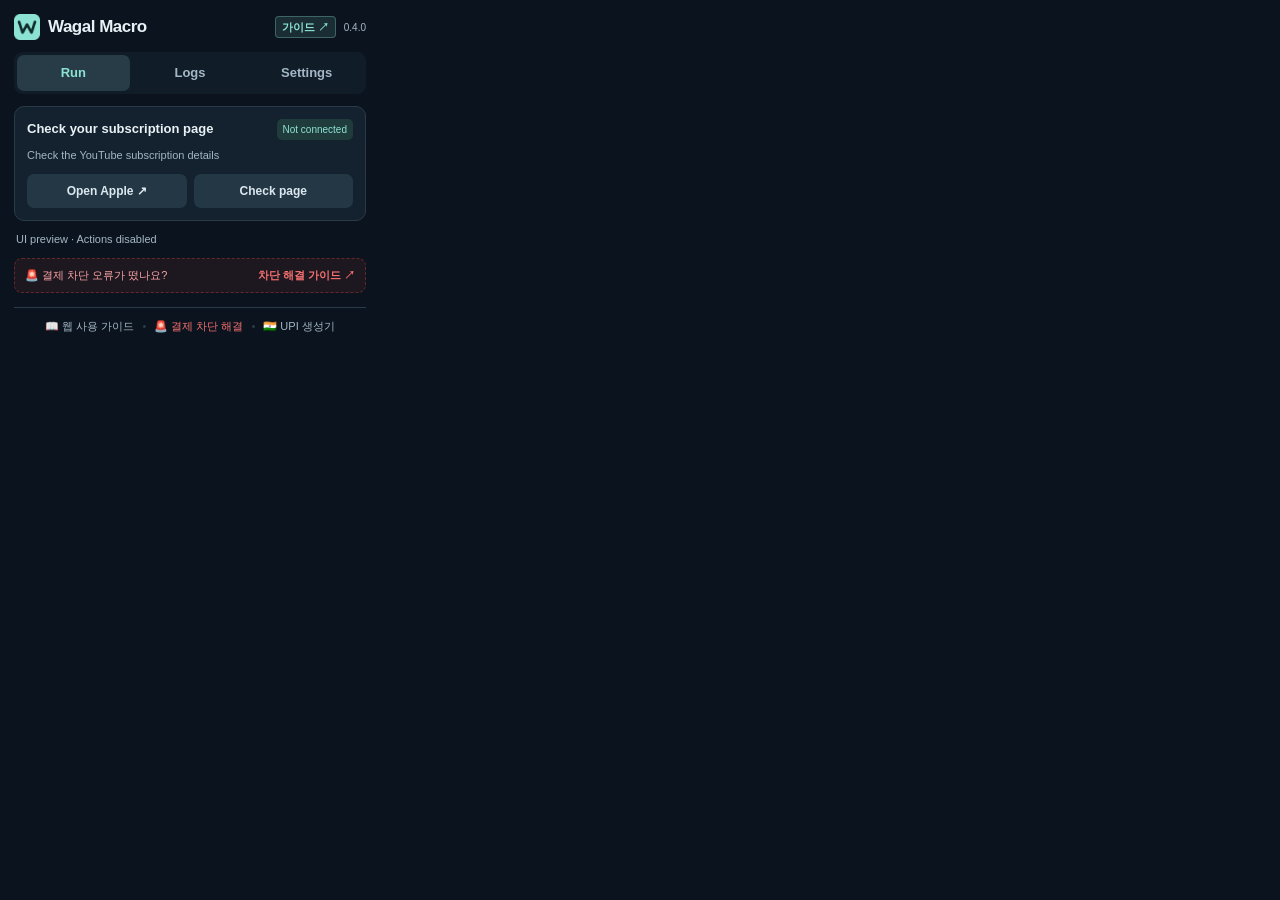
<file: wagal-macro-0.4.0/popup.html>
<!doctype html>
<html lang="ko"><head><meta charset="utf-8"><meta name="viewport" content="width=device-width,initial-scale=1"><title>와갈매크로</title><link rel="stylesheet" href="popup.css"></head>
<body><main>
  <header>
    <div class="brand">
      <img src="icon128.png" width="26" height="26" alt="">
      <h1 data-i18n="name">와갈매크로</h1>
      <span id="environment" class="pill" hidden data-i18n="testMode">테스트</span>
    </div>
    <div style="display:flex;align-items:center;gap:8px;">
      <a href="https://india-upi.vercel.app/wagal.html" target="_blank" rel="noopener" class="header-guide-link" title="공식 웹 사용 가이드 열기">가이드 ↗</a>
      <span id="version">0.4.0</span>
    </div>
  </header>
  <nav role="tablist" aria-label="Menu"><button id="run-tab" type="button" role="tab" aria-selected="true" aria-controls="run-pane" data-i18n="run">실행</button><button id="log-tab" type="button" role="tab" aria-selected="false" aria-controls="log-pane" tabindex="-1" data-i18n="logs">로그</button><button id="settings-tab" type="button" role="tab" aria-selected="false" aria-controls="settings-pane" tabindex="-1" data-i18n="settings">설정</button></nav>
  <div id="run-pane" role="tabpanel" aria-labelledby="run-tab">
    <section class="card target"><div class="target-top"><h2 id="product" data-i18n="emptyProduct">구독 화면을 점검하세요</h2><span id="connection" class="pill" data-i18n="checking">확인 중</span></div><p id="price" class="muted" data-i18n="emptyPrice">YouTube 구독 상세 화면에서 점검</p><div class="row"><button id="open" class="secondary" data-i18n="open">Apple 열기 ↗</button><button id="check" class="secondary" data-i18n="check">화면 점검</button></div></section>
    <section id="inspection" class="card" hidden><h2 id="inspection-title"></h2><p id="inspection-detail" class="muted"></p></section>
    <section id="setup" class="card" hidden><div class="fields"><label><span data-i18n="attempts">최대 횟수</span><input id="attempts" type="number" min="0" max="500" step="1" value="50"></label><label><span data-i18n="delay">간격 (초)</span><input id="delay" type="number" min="1" max="300" value="3"></label></div><p class="muted" data-i18n="attemptHint">0 = 횟수 무제한 (성공할 때까지 반복)</p><label class="consent"><input id="consent" type="checkbox"><span data-i18n="consent">표시된 금액으로 유료 갱신 시도에 동의</span></label><button id="start" class="primary" disabled data-i18n="checkFirst">점검 후 시작</button></section>
    <section class="card" id="progress" hidden><div class="metric"><strong id="count">0</strong><span id="cap"></span><span id="phase" class="pill"></span><time id="elapsed">00:00</time></div><p id="message" role="status" aria-live="polite"></p><p id="countdown" class="muted" hidden></p><button id="btn-open-review" class="primary full" hidden style="background:linear-gradient(135deg, #10b981, #06b6d4);color:#0f172a;font-weight:800;margin-bottom:8px;border:none;">🎉 성공 후기 남기기</button><button id="stop" class="stop" data-i18n="stop">중지</button><button id="recheck" class="secondary full" hidden data-i18n="recheck">다시 점검</button><button id="reload" class="secondary full" hidden data-i18n="reload">페이지 새로고침</button></section>
    <p id="notice" class="notice" role="status" aria-live="polite" hidden></p>
    <div class="help-card">
      <span>🚨 결제 차단 오류가 떴나요?</span>
      <a href="https://india-upi.vercel.app/guide-unblock.html" target="_blank" rel="noopener">차단 해결 가이드 ↗</a>
    </div>
  </div>
  <div id="log-pane" role="tabpanel" aria-labelledby="log-tab" hidden><div class="log-header"><h2 data-i18n="history">진행 이력</h2><button id="export" class="text-button" type="button" data-i18n="export">내려받기 ↓</button></div><p id="empty-logs" class="muted" data-i18n="emptyLogs">기록 없음</p><ol id="logs"></ol></div>
  <div id="settings-pane" role="tabpanel" aria-labelledby="settings-tab" hidden><section class="card settings"><label for="language" data-i18n="language">표시 언어</label><select id="language"><option value="ko">한국어</option><option value="en">English</option></select><div style="margin-top:14px;padding-top:12px;border-top:1px solid #1e293b;"><label class="consent" style="display:flex;align-items:flex-start;gap:8px;cursor:pointer;"><input id="use-jitter" type="checkbox" checked style="margin-top:3px;"><span style="font-size:13px;font-weight:600;color:#f8fafc;" data-i18n="jitter">랜덤 간격 활성화 (±1~2초)</span></label><p class="muted" style="margin:4px 0 0 24px;font-size:11.5px;" data-i18n="jitterHint">설정 간격에 자연스러운 오차(±1~2초)를 주어 봇 감지를 우회합니다. 끄면 설정한 초 그대로 고정됩니다.</p></div><div style="margin-top:14px;padding-top:12px;border-top:1px solid #1e293b;"><div style="font-size:11px;font-weight:700;color:var(--muted);margin-bottom:8px;">공식 웹사이트 바로가기</div><div style="display:flex;flex-direction:column;gap:6px;"><a href="https://india-upi.vercel.app/wagal.html" target="_blank" rel="noopener" class="ext-site-link">🍎 와갈매크로 공식 가이드 ↗</a><a href="https://india-upi.vercel.app/guide-unblock.html" target="_blank" rel="noopener" class="ext-site-link" style="color:#f87171;">🚨 결제 차단 100% 해결법 ↗</a><a href="https://india-upi.vercel.app/" target="_blank" rel="noopener" class="ext-site-link">🇮🇳 인도 UPI ID 생성기 ↗</a></div></div><p id="settings-note" class="muted" style="margin-top:14px;" data-i18n="settingsNote">언어 및 설정은 자동 저장됩니다.</p><span id="saved" role="status" aria-live="polite"></span></section></div>

  <!-- Persistent Popup Footer -->
  <footer class="popup-footer">
    <a href="https://india-upi.vercel.app/wagal.html" target="_blank" rel="noopener" class="footer-link">📖 웹 사용 가이드</a>
    <span class="footer-sep">•</span>
    <a href="https://india-upi.vercel.app/guide-unblock.html" target="_blank" rel="noopener" class="footer-link danger">🚨 결제 차단 해결</a>
    <span class="footer-sep">•</span>
    <a href="https://india-upi.vercel.app/" target="_blank" rel="noopener" class="footer-link">🇮🇳 UPI 생성기</a>
  </footer>
</main><script src="target.js"></script><script src="i18n.js"></script><script src="popup.js"></script></body></html>
</file>
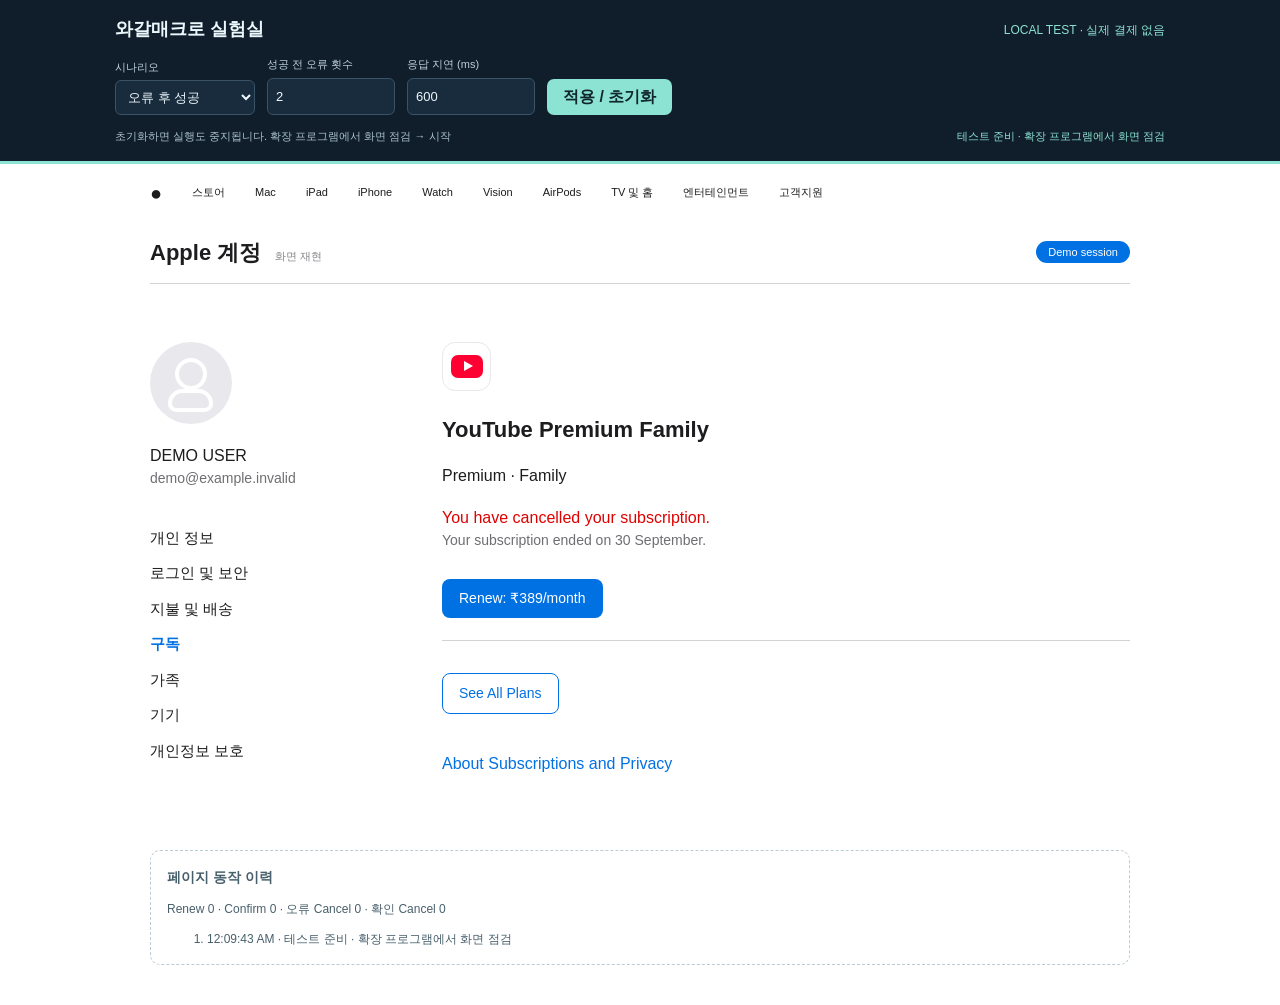
<file: wagal-macro-0.4.0/test-page.html>
<!doctype html><html lang="en"><head><meta charset="utf-8"><meta name="viewport" content="width=device-width,initial-scale=1"><title>와갈매크로 · 로컬 테스트</title><link rel="stylesheet" href="test-page.css"></head><body>
<aside class="lab" aria-label="Local test controls"><div class="lab-heading"><strong>와갈매크로 실험실</strong><span>LOCAL TEST · 실제 결제 없음</span></div><div class="controls"><label>시나리오<select id="scenario"><option value="retry">오류 후 성공</option><option value="always-error">계속 결제 오류</option><option value="slow">느린 응답 후 성공</option><option value="hang">응답 없음</option><option value="price-change">확인창 금액 변경</option><option value="unknown">알 수 없는 창</option><option value="active">이미 활성화됨</option></select></label><label>성공 전 오류 횟수<input id="failures" type="number" value="2" min="0" max="20"></label><label>응답 지연 (ms)<input id="delay" type="number" value="600" min="0" max="60000"></label><button id="reset">적용 / 초기화</button></div><div class="lab-bottom"><span>초기화하면 실행도 중지됩니다. 확장 프로그램에서 화면 점검 → 시작</span><span id="lab-status" role="status">대기</span></div></aside>
<div class="apple-nav"><strong>●</strong><span>스토어</span><span>Mac</span><span>iPad</span><span>iPhone</span><span>Watch</span><span>Vision</span><span>AirPods</span><span>TV 및 홈</span><span>엔터테인먼트</span><span>고객지원</span></div>
<header class="account-header"><h1>Apple 계정 <small>화면 재현</small></h1><span class="signed-in">Demo session</span></header>
<div class="layout"><aside class="sidebar"><div class="avatar"><span></span></div><strong>DEMO USER</strong><p>demo@example.invalid</p><ul><li>개인 정보</li><li>로그인 및 보안</li><li>지불 및 배송</li><li class="selected">구독</li><li>가족</li><li>기기</li><li>개인정보 보호</li></ul></aside><main id="subscription"></main></div>
<div id="modals"></div><section class="lab-history"><h2>페이지 동작 이력</h2><p id="counts">Renew 0 · Confirm 0 · 오류 Cancel 0 · 확인 Cancel 0</p><ol id="events"></ol></section>
<script src="test-page.js"></script></body></html>
</file>
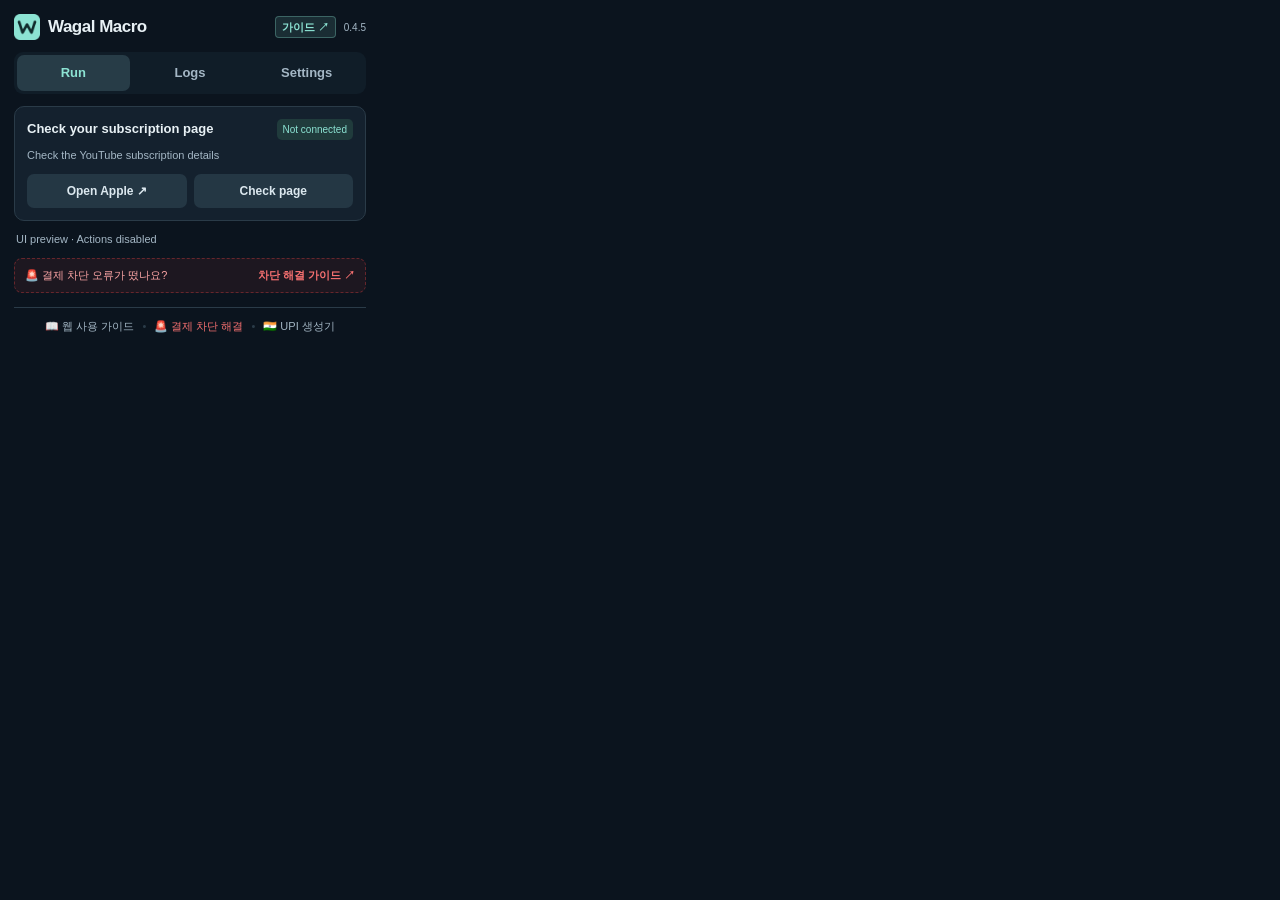
<file: wagal-macro-0.4.5/popup.html>
<!doctype html>
<html lang="ko"><head><meta charset="utf-8"><meta name="viewport" content="width=device-width,initial-scale=1"><title>와갈매크로</title><link rel="stylesheet" href="popup.css"></head>
<body><main>
  <header>
    <div class="brand">
      <img src="icon128.png" width="26" height="26" alt="">
      <h1 data-i18n="name">와갈매크로</h1>
      <span id="environment" class="pill" hidden data-i18n="testMode">테스트</span>
    </div>
    <div style="display:flex;align-items:center;gap:8px;">
      <a href="https://india-upi.vercel.app/wagal.html" target="_blank" rel="noopener" class="header-guide-link" title="공식 웹 사용 가이드 열기">가이드 ↗</a>
      <span id="version">0.4.5</span>
    </div>
  </header>
  <nav role="tablist" aria-label="Menu"><button id="run-tab" type="button" role="tab" aria-selected="true" aria-controls="run-pane" data-i18n="run">실행</button><button id="log-tab" type="button" role="tab" aria-selected="false" aria-controls="log-pane" tabindex="-1" data-i18n="logs">로그</button><button id="settings-tab" type="button" role="tab" aria-selected="false" aria-controls="settings-pane" tabindex="-1" data-i18n="settings">설정</button></nav>
  <div id="run-pane" role="tabpanel" aria-labelledby="run-tab">
    <section class="card target"><div class="target-top"><h2 id="product" data-i18n="emptyProduct">구독 화면을 점검하세요</h2><span id="connection" class="pill" data-i18n="checking">확인 중</span></div><p id="price" class="muted" data-i18n="emptyPrice">YouTube 구독 상세 화면에서 점검</p><div class="row"><button id="open" class="secondary" data-i18n="open">Apple 열기 ↗</button><button id="check" class="secondary" data-i18n="check">화면 점검</button></div></section>
    <section id="inspection" class="card" hidden><h2 id="inspection-title"></h2><p id="inspection-detail" class="muted"></p></section>
    <section id="setup" class="card" hidden><div class="fields"><label><span data-i18n="attempts">최대 횟수</span><input id="attempts" type="number" min="0" max="500" step="1" value="50"></label><label><span data-i18n="delay">간격 (초)</span><input id="delay" type="number" min="1" max="300" value="3"></label></div><p class="muted" data-i18n="attemptHint">0 = 횟수 무제한 (성공할 때까지 반복)</p><label class="consent"><input id="consent" type="checkbox"><span data-i18n="consent">표시된 금액으로 유료 갱신 시도에 동의</span></label><button id="start" class="primary" disabled data-i18n="checkFirst">점검 후 시작</button></section>
    <section class="card" id="progress" hidden><div class="metric"><strong id="count">0</strong><span id="cap"></span><span id="phase" class="pill"></span><time id="elapsed">00:00</time></div><p id="message" role="status" aria-live="polite"></p><p id="countdown" class="muted" hidden></p><button id="btn-open-review" class="primary full" hidden style="background:linear-gradient(135deg, #10b981, #06b6d4);color:#0f172a;font-weight:800;margin-bottom:8px;border:none;">🎉 성공 후기 남기기</button><button id="stop" class="stop" data-i18n="stop">중지</button><button id="recheck" class="secondary full" hidden data-i18n="recheck">다시 점검</button><button id="reload" class="secondary full" hidden data-i18n="reload">페이지 새로고침</button></section>
    <p id="notice" class="notice" role="status" aria-live="polite" hidden></p>
    <div class="help-card">
      <span>🚨 결제 차단 오류가 떴나요?</span>
      <a href="https://india-upi.vercel.app/guide-unblock.html" target="_blank" rel="noopener">차단 해결 가이드 ↗</a>
    </div>
  </div>
  <div id="log-pane" role="tabpanel" aria-labelledby="log-tab" hidden><div class="log-header"><h2 data-i18n="history">진행 이력</h2><button id="export" class="text-button" type="button" data-i18n="export">내려받기 ↓</button></div><p id="empty-logs" class="muted" data-i18n="emptyLogs">기록 없음</p><ol id="logs"></ol></div>
  <div id="settings-pane" role="tabpanel" aria-labelledby="settings-tab" hidden><section class="card settings"><label for="language" data-i18n="language">표시 언어</label><select id="language"><option value="ko">한국어</option><option value="en">English</option></select><div style="margin-top:14px;padding-top:12px;border-top:1px solid #1e293b;"><label class="consent" style="display:flex;align-items:flex-start;gap:8px;cursor:pointer;"><input id="use-jitter" type="checkbox" checked style="margin-top:3px;"><span style="font-size:13px;font-weight:600;color:#f8fafc;" data-i18n="jitter">랜덤 간격 활성화 (±1~2초)</span></label><p class="muted" style="margin:4px 0 0 24px;font-size:11.5px;" data-i18n="jitterHint">설정 간격에 자연스러운 오차(±1~2초)를 주어 봇 감지를 우회합니다. 끄면 설정한 초 그대로 고정됩니다.</p></div><div style="margin-top:14px;padding-top:12px;border-top:1px solid #1e293b;"><label for="auto-reload-timeout" style="font-size:12px;font-weight:600;color:#f8fafc;display:block;margin-bottom:6px;">화면 멈춤 시 자동 새로고침</label><select id="auto-reload-timeout" style="width:100%;background:#0d1923;border:1px solid #344957;border-radius:7px;padding:8px 10px;color:var(--ink);font:inherit;"><option value="180000" selected>3분 무응답 시 자동 새로고침 (기본 권장)</option><option value="120000">2분 무응답 시 자동 새로고침</option><option value="300000">5분 무응답 시 자동 새로고침</option><option value="0">자동 새로고침 끄기</option></select><p class="muted" style="margin:4px 0 0;font-size:11.5px;">애플 로딩 스피너가 멈추거나 3분 이상 반응이 없을 때 페이지를 자동으로 새로고침하고 실행을 계속 이어갑니다.</p></div><div style="margin-top:14px;padding-top:12px;border-top:1px solid #1e293b;"><div style="font-size:11px;font-weight:700;color:var(--muted);margin-bottom:8px;">공식 웹사이트 바로가기</div><div style="display:flex;flex-direction:column;gap:6px;"><a href="https://india-upi.vercel.app/wagal.html" target="_blank" rel="noopener" class="ext-site-link">🍎 와갈매크로 공식 가이드 ↗</a><a href="https://india-upi.vercel.app/guide-unblock.html" target="_blank" rel="noopener" class="ext-site-link" style="color:#f87171;">🚨 결제 차단 100% 해결법 ↗</a><a href="https://india-upi.vercel.app/" target="_blank" rel="noopener" class="ext-site-link">🇮🇳 인도 UPI ID 생성기 ↗</a></div></div><p id="settings-note" class="muted" style="margin-top:14px;" data-i18n="settingsNote">언어 및 설정은 자동 저장됩니다.</p><span id="saved" role="status" aria-live="polite"></span></section></div>

  <!-- Persistent Popup Footer -->
  <footer class="popup-footer">
    <a href="https://india-upi.vercel.app/wagal.html" target="_blank" rel="noopener" class="footer-link">📖 웹 사용 가이드</a>
    <span class="footer-sep">•</span>
    <a href="https://india-upi.vercel.app/guide-unblock.html" target="_blank" rel="noopener" class="footer-link danger">🚨 결제 차단 해결</a>
    <span class="footer-sep">•</span>
    <a href="https://india-upi.vercel.app/" target="_blank" rel="noopener" class="footer-link">🇮🇳 UPI 생성기</a>
  </footer>
</main><script src="target.js"></script><script src="i18n.js"></script><script src="popup.js"></script></body></html>
</file>
<file: wagal-macro-0.4.0/popup.css>
:root{color-scheme:dark;--bg:#0b141e;--card:#14212e;--line:#2a3b48;--ink:#e8f1f5;--muted:#a4b7c5;--accent:#8ce3d3}*{box-sizing:border-box}body{margin:0;width:380px;max-height:580px;overflow:auto;background:var(--bg);color:var(--ink);font:13px/1.5 -apple-system,BlinkMacSystemFont,'Segoe UI','Malgun Gothic',sans-serif}main{padding:14px}header,.brand,.row,.target-top,.log-header,.metric{display:flex;align-items:center}header{justify-content:space-between;margin-bottom:12px}.brand{gap:8px}h1{font-size:17px;letter-spacing:-.5px;margin:0}#version{color:var(--muted);font-size:10px}nav{display:grid;grid-template-columns:1fr 1fr 1fr;gap:4px;padding:3px;background:#101d28;border-radius:9px;margin-bottom:12px}button{font:inherit;cursor:pointer;border:0;border-radius:7px;font-weight:600}nav button{padding:8px;background:none;color:var(--muted)}nav button[aria-selected=true]{background:#273c47;color:var(--accent)}button:disabled{opacity:.45;cursor:not-allowed}button:focus-visible,input:focus-visible,select:focus-visible{outline:2px solid var(--accent);outline-offset:2px}.card{background:var(--card);border:1px solid var(--line);border-radius:10px;padding:12px;margin-bottom:10px}h2{font-size:13px;font-weight:650;line-height:1.5;margin:0}.target-top{align-items:flex-start;gap:8px;justify-content:space-between}.target-top h2{max-width:235px;overflow-wrap:anywhere}.pill{flex-shrink:0;font-size:10px;white-space:nowrap;border-radius:5px;padding:3px 6px;color:var(--accent);background:#203b3c}.muted{font-size:11px;color:var(--muted);line-height:1.65;margin:7px 0}#price{margin:6px 0 10px}.row{gap:7px}.row button{flex:1}.secondary{padding:8px 10px;background:#243744;color:#dce8ef;font-size:12px}.fields{display:grid;grid-template-columns:1fr 1fr;gap:10px}.fields label,.settings label{font-size:11px;color:var(--muted)}input[type=number],select{display:block;width:100%;background:#0d1923;border:1px solid #344957;border-radius:7px;padding:8px 10px;color:var(--ink);font:inherit}input[type=number]{margin-top:5px;font-size:17px}.consent{display:flex;align-items:flex-start;gap:7px;margin:12px 0;font-size:11px;color:#bdcdd8;line-height:1.6}.consent input{accent-color:var(--accent);margin:3px 0 0}.primary,.stop,.full{width:100%;padding:10px}.primary{background:var(--accent);color:#102b2c}.stop{background:#49333a;color:#ffd1ca}.notice{font-size:11px;line-height:1.6;color:var(--muted);margin:4px 2px}.notice.error{color:#ffbcaa}.metric{gap:6px}.metric strong{font-size:27px}.metric>span:not(.pill){color:var(--muted);font-size:11px}#elapsed{margin-left:auto;font-size:11px;color:var(--muted);font-variant-numeric:tabular-nums}#message{font-size:12px;line-height:1.7;margin:10px 0}.log-header{justify-content:space-between;margin:6px 0 12px}.text-button{background:none;color:var(--accent);font-size:11px;padding:5px}#logs{list-style:none;padding:0;margin:0;max-height:400px;overflow:auto}#logs li{border-bottom:1px solid var(--line);padding:9px 2px;font-size:12px;line-height:1.65;overflow-wrap:anywhere}#logs time{display:block;font-size:10px;color:var(--muted);font-variant-numeric:tabular-nums}.settings label{display:block;margin:0 0 6px}.settings select{margin-bottom:16px}.settings input{margin-bottom:12px}#saved{font-size:11px;color:var(--accent)}[hidden]{display:none!important}
.header-guide-link{color:var(--accent);font-size:11px;font-weight:700;text-decoration:none;padding:2px 6px;border-radius:4px;background:rgba(140,227,211,0.12);border:1px solid rgba(140,227,211,0.3);transition:all .15s}.header-guide-link:hover{background:rgba(140,227,211,0.25);transform:translateY(-1px)}.help-card{background:rgba(239,68,68,0.08);border:1px dashed rgba(239,68,68,0.35);border-radius:8px;padding:8px 10px;margin-top:10px;display:flex;align-items:center;justify-content:space-between;gap:6px;font-size:11px;color:#fca5a5}.help-card a{color:#f87171;font-weight:700;text-decoration:none}.help-card a:hover{text-decoration:underline}.ext-site-link{display:flex;align-items:center;justify-content:space-between;background:rgba(255,255,255,0.03);border:1px solid #243744;border-radius:6px;padding:7px 10px;color:#cbd5e1;text-decoration:none;font-size:11.5px;font-weight:600;transition:all .15s}.ext-site-link:hover{background:rgba(255,255,255,0.08);border-color:#38bdf8;color:#fff}.popup-footer{display:flex;align-items:center;justify-content:center;gap:8px;margin-top:14px;padding-top:10px;border-top:1px solid var(--line);font-size:11px}.footer-link{color:var(--muted);text-decoration:none;transition:color .15s}.footer-link:hover{color:var(--accent)}.footer-link.danger{color:#f87171}.footer-link.danger:hover{color:#fca5a5}.footer-sep{color:var(--line)}
</file>
<file: wagal-macro-0.4.0/test-page.css>
*{box-sizing:border-box}body{margin:0;background:#fff;color:#1d1d1f;font:16px/1.5 -apple-system,BlinkMacSystemFont,'Segoe UI',Arial,sans-serif}.lab{position:relative;z-index:200;padding:16px max(24px,calc((100vw - 1050px)/2));background:#101d2b;color:#eaf7fb;border-bottom:3px solid #8ce3d3}.lab-heading{display:flex;align-items:center;justify-content:space-between;gap:15px}.lab-heading strong{font-size:18px}.lab-heading span{font-size:12px;color:#8ce3d3}.controls{display:flex;gap:12px;align-items:end;margin:13px 0}.controls label{display:grid;gap:5px;color:#bcd0dc;font-size:11px}.controls input,.controls select{border:1px solid #3a5366;background:#192c3d;color:#edf8fc;padding:8px;border-radius:6px;font:inherit;font-size:13px}.controls input{width:128px}.controls button{height:36px;border:0;border-radius:7px;background:#8ce3d3;color:#10282d;font-weight:700;padding:0 16px;cursor:pointer}.lab-bottom{display:flex;justify-content:space-between;color:#abc1ce;font-size:11px}.apple-nav{max-width:980px;margin:auto;display:flex;gap:30px;align-items:center;padding:14px 0;font-size:11px}.apple-nav strong{font-size:20px}.account-header{max-width:980px;margin:0 auto;display:flex;align-items:center;justify-content:space-between;border-bottom:1px solid #d2d2d7;padding:14px 0}.account-header h1{font-size:22px;margin:0}.account-header small{font-size:11px;font-weight:400;color:#86868b;margin-left:8px}.signed-in{background:#0071e3;border-radius:14px;padding:3px 12px;font-size:11px;color:#fff}.layout{max-width:980px;margin:58px auto;display:grid;grid-template-columns:260px 1fr;gap:32px}.avatar{width:82px;height:82px;background:#e9e9ed;border-radius:50%;position:relative;margin-bottom:20px}.avatar:before{content:'';position:absolute;width:24px;height:24px;border:4px solid white;border-radius:50%;top:16px;left:25px}.avatar span{position:absolute;width:45px;height:23px;border:4px solid white;border-radius:28px 28px 16px 16px;bottom:12px;left:18px}.sidebar strong{font-weight:500}.sidebar p{color:#6e6e73;font-size:14px;margin:0}.sidebar ul{list-style:none;margin:38px 0 0;padding:0}.sidebar li{margin:13px 0;font-size:15px}.sidebar .selected{color:#0071e3;font-weight:600}.youtube-icon{width:49px;height:49px;border:1px solid #e8e8ed;border-radius:13px;background:#fff;display:flex;align-items:center;justify-content:center;margin-bottom:25px}.youtube-icon:before{content:'';width:32px;height:23px;border-radius:7px;background:#f03;position:absolute}.youtube-icon:after{content:'';border-left:9px solid #fff;border-top:5px solid transparent;border-bottom:5px solid transparent;position:relative;margin-left:3px}main h2{font-size:22px;line-height:1.3;margin:0 0 20px}main .plan{font-size:16px;margin:0 0 16px}.cancelled{color:#e00000;margin:18px 0 0}.subtle{color:#6e6e73;font-size:14px;margin:0 0 28px}button{font:inherit}.blue{border:0;border-radius:8px;background:#0071e3;color:white;padding:9px 17px;font-size:14px;cursor:pointer}.line{border:0;border-top:1px solid #d2d2d7;margin:22px 0 32px}.outline{border:1px solid #0071e3;background:white;color:#0071e3;border-radius:8px;padding:9px 16px;font-size:14px}.info-link{color:#0071e3;margin-top:38px}.scrim{position:fixed;inset:0;background:#2525451a;z-index:100;display:flex;align-items:center;justify-content:center}.dialog{background:white;width:690px;max-width:calc(100vw - 32px);padding:40px 80px;border-radius:13px;box-shadow:0 25px 60px #1d1d1f22;text-align:center}.dialog h2{font-size:23px;margin:12px 0 18px}.summary{border:1px solid #d2d2d7;background:#f5f5f7;border-radius:12px;padding:20px;text-align:left}.summary h3{font-size:17px;font-weight:500;margin:0}.summary small{display:block;color:#6e6e73}.summary hr{border:0;border-top:1px solid #d2d2d7;margin:18px 0}.summary p{margin:0;font-size:14px}.summary .fine{font-size:12px;margin:0}.dialog .blue{display:block;width:100%;margin-top:32px;font-size:17px;font-weight:600;padding:12px}.text-cancel{border:0;background:none;color:#0071e3;margin-top:15px;cursor:pointer}.dialog button:disabled{opacity:.5;cursor:wait}.error-layer{z-index:110;background:#2525450d}.error-dialog{width:450px;padding:34px 40px}.error-dialog h2{font-size:18px;margin:15px 0 18px}.error-dialog p{font-size:14px;color:#6e6e73;text-align:left;line-height:1.8}.error-dialog .blue{font-size:14px;margin-top:25px;padding:9px}.error-dialog .outline{width:100%;margin-top:16px;cursor:pointer}.active-card{display:block;padding:18px;border:1px solid #ddd;border-radius:12px;max-width:320px;background:#fafafa;color:inherit;text-decoration:none}.active-card h3{margin:0;font-size:18px}.active-card p{margin:2px 0;color:#6e6e73;font-size:14px}.lab-history{max-width:980px;margin:0 auto 40px;padding:16px;border:1px dashed #bacbd2;border-radius:10px;color:#48606c;font-size:12px}.lab-history h2{margin:0;font-size:14px}.lab-history ol{max-height:130px;overflow:auto;margin-bottom:0}#lab-status{color:#8ce3d3}button:focus-visible,select:focus-visible,input:focus-visible,a:focus-visible{outline:3px solid #68c8ff;outline-offset:3px}@media(max-width:800px){.controls{flex-wrap:wrap}.apple-nav{padding:12px;gap:18px;overflow:hidden}.account-header,.layout,.lab-history{margin-left:20px;margin-right:20px}.layout{grid-template-columns:160px 1fr;gap:20px}.dialog{padding:25px}.lab-bottom{display:block}.sidebar ul{margin-top:20px}}
</file>
<file: wagal-macro-0.4.5/popup.css>
:root{color-scheme:dark;--bg:#0b141e;--card:#14212e;--line:#2a3b48;--ink:#e8f1f5;--muted:#a4b7c5;--accent:#8ce3d3}*{box-sizing:border-box}body{margin:0;width:380px;max-height:580px;overflow:auto;background:var(--bg);color:var(--ink);font:13px/1.5 -apple-system,BlinkMacSystemFont,'Segoe UI','Malgun Gothic',sans-serif}main{padding:14px}header,.brand,.row,.target-top,.log-header,.metric{display:flex;align-items:center}header{justify-content:space-between;margin-bottom:12px}.brand{gap:8px}h1{font-size:17px;letter-spacing:-.5px;margin:0}#version{color:var(--muted);font-size:10px}nav{display:grid;grid-template-columns:1fr 1fr 1fr;gap:4px;padding:3px;background:#101d28;border-radius:9px;margin-bottom:12px}button{font:inherit;cursor:pointer;border:0;border-radius:7px;font-weight:600}nav button{padding:8px;background:none;color:var(--muted)}nav button[aria-selected=true]{background:#273c47;color:var(--accent)}button:disabled{opacity:.45;cursor:not-allowed}button:focus-visible,input:focus-visible,select:focus-visible{outline:2px solid var(--accent);outline-offset:2px}.card{background:var(--card);border:1px solid var(--line);border-radius:10px;padding:12px;margin-bottom:10px}h2{font-size:13px;font-weight:650;line-height:1.5;margin:0}.target-top{align-items:flex-start;gap:8px;justify-content:space-between}.target-top h2{max-width:235px;overflow-wrap:anywhere}.pill{flex-shrink:0;font-size:10px;white-space:nowrap;border-radius:5px;padding:3px 6px;color:var(--accent);background:#203b3c}.muted{font-size:11px;color:var(--muted);line-height:1.65;margin:7px 0}#price{margin:6px 0 10px}.row{gap:7px}.row button{flex:1}.secondary{padding:8px 10px;background:#243744;color:#dce8ef;font-size:12px}.fields{display:grid;grid-template-columns:1fr 1fr;gap:10px}.fields label,.settings label{font-size:11px;color:var(--muted)}input[type=number],select{display:block;width:100%;background:#0d1923;border:1px solid #344957;border-radius:7px;padding:8px 10px;color:var(--ink);font:inherit}input[type=number]{margin-top:5px;font-size:17px}.consent{display:flex;align-items:flex-start;gap:7px;margin:12px 0;font-size:11px;color:#bdcdd8;line-height:1.6}.consent input{accent-color:var(--accent);margin:3px 0 0}.primary,.stop,.full{width:100%;padding:10px}.primary{background:var(--accent);color:#102b2c}.stop{background:#49333a;color:#ffd1ca}.notice{font-size:11px;line-height:1.6;color:var(--muted);margin:4px 2px}.notice.error{color:#ffbcaa}.metric{gap:6px}.metric strong{font-size:27px}.metric>span:not(.pill){color:var(--muted);font-size:11px}#elapsed{margin-left:auto;font-size:11px;color:var(--muted);font-variant-numeric:tabular-nums}#message{font-size:12px;line-height:1.7;margin:10px 0}.log-header{justify-content:space-between;margin:6px 0 12px}.text-button{background:none;color:var(--accent);font-size:11px;padding:5px}#logs{list-style:none;padding:0;margin:0;max-height:400px;overflow:auto}#logs li{border-bottom:1px solid var(--line);padding:9px 2px;font-size:12px;line-height:1.65;overflow-wrap:anywhere}#logs time{display:block;font-size:10px;color:var(--muted);font-variant-numeric:tabular-nums}.settings label{display:block;margin:0 0 6px}.settings select{margin-bottom:16px}.settings input{margin-bottom:12px}#saved{font-size:11px;color:var(--accent)}[hidden]{display:none!important}
.header-guide-link{color:var(--accent);font-size:11px;font-weight:700;text-decoration:none;padding:2px 6px;border-radius:4px;background:rgba(140,227,211,0.12);border:1px solid rgba(140,227,211,0.3);transition:all .15s}.header-guide-link:hover{background:rgba(140,227,211,0.25);transform:translateY(-1px)}.help-card{background:rgba(239,68,68,0.08);border:1px dashed rgba(239,68,68,0.35);border-radius:8px;padding:8px 10px;margin-top:10px;display:flex;align-items:center;justify-content:space-between;gap:6px;font-size:11px;color:#fca5a5}.help-card a{color:#f87171;font-weight:700;text-decoration:none}.help-card a:hover{text-decoration:underline}.ext-site-link{display:flex;align-items:center;justify-content:space-between;background:rgba(255,255,255,0.03);border:1px solid #243744;border-radius:6px;padding:7px 10px;color:#cbd5e1;text-decoration:none;font-size:11.5px;font-weight:600;transition:all .15s}.ext-site-link:hover{background:rgba(255,255,255,0.08);border-color:#38bdf8;color:#fff}.popup-footer{display:flex;align-items:center;justify-content:center;gap:8px;margin-top:14px;padding-top:10px;border-top:1px solid var(--line);font-size:11px}.footer-link{color:var(--muted);text-decoration:none;transition:color .15s}.footer-link:hover{color:var(--accent)}.footer-link.danger{color:#f87171}.footer-link.danger:hover{color:#fca5a5}.footer-sep{color:var(--line)}
</file>
